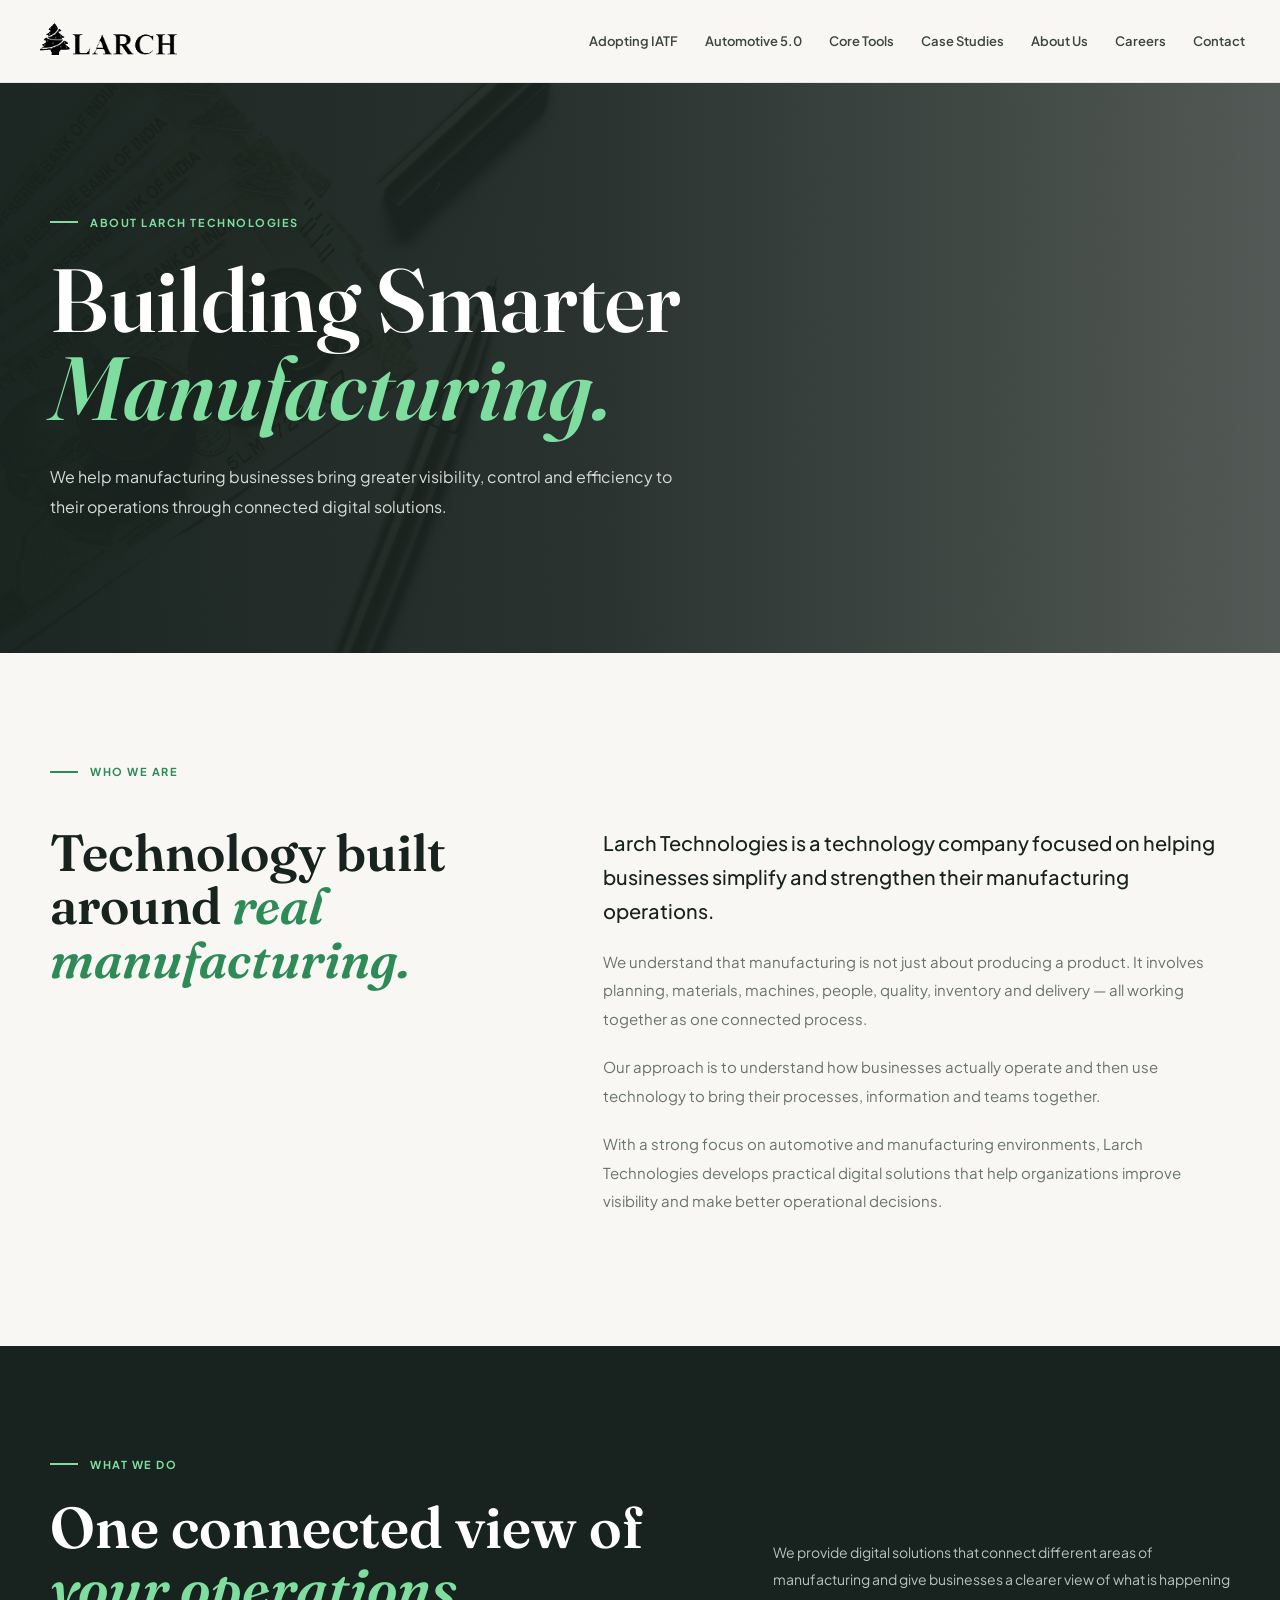
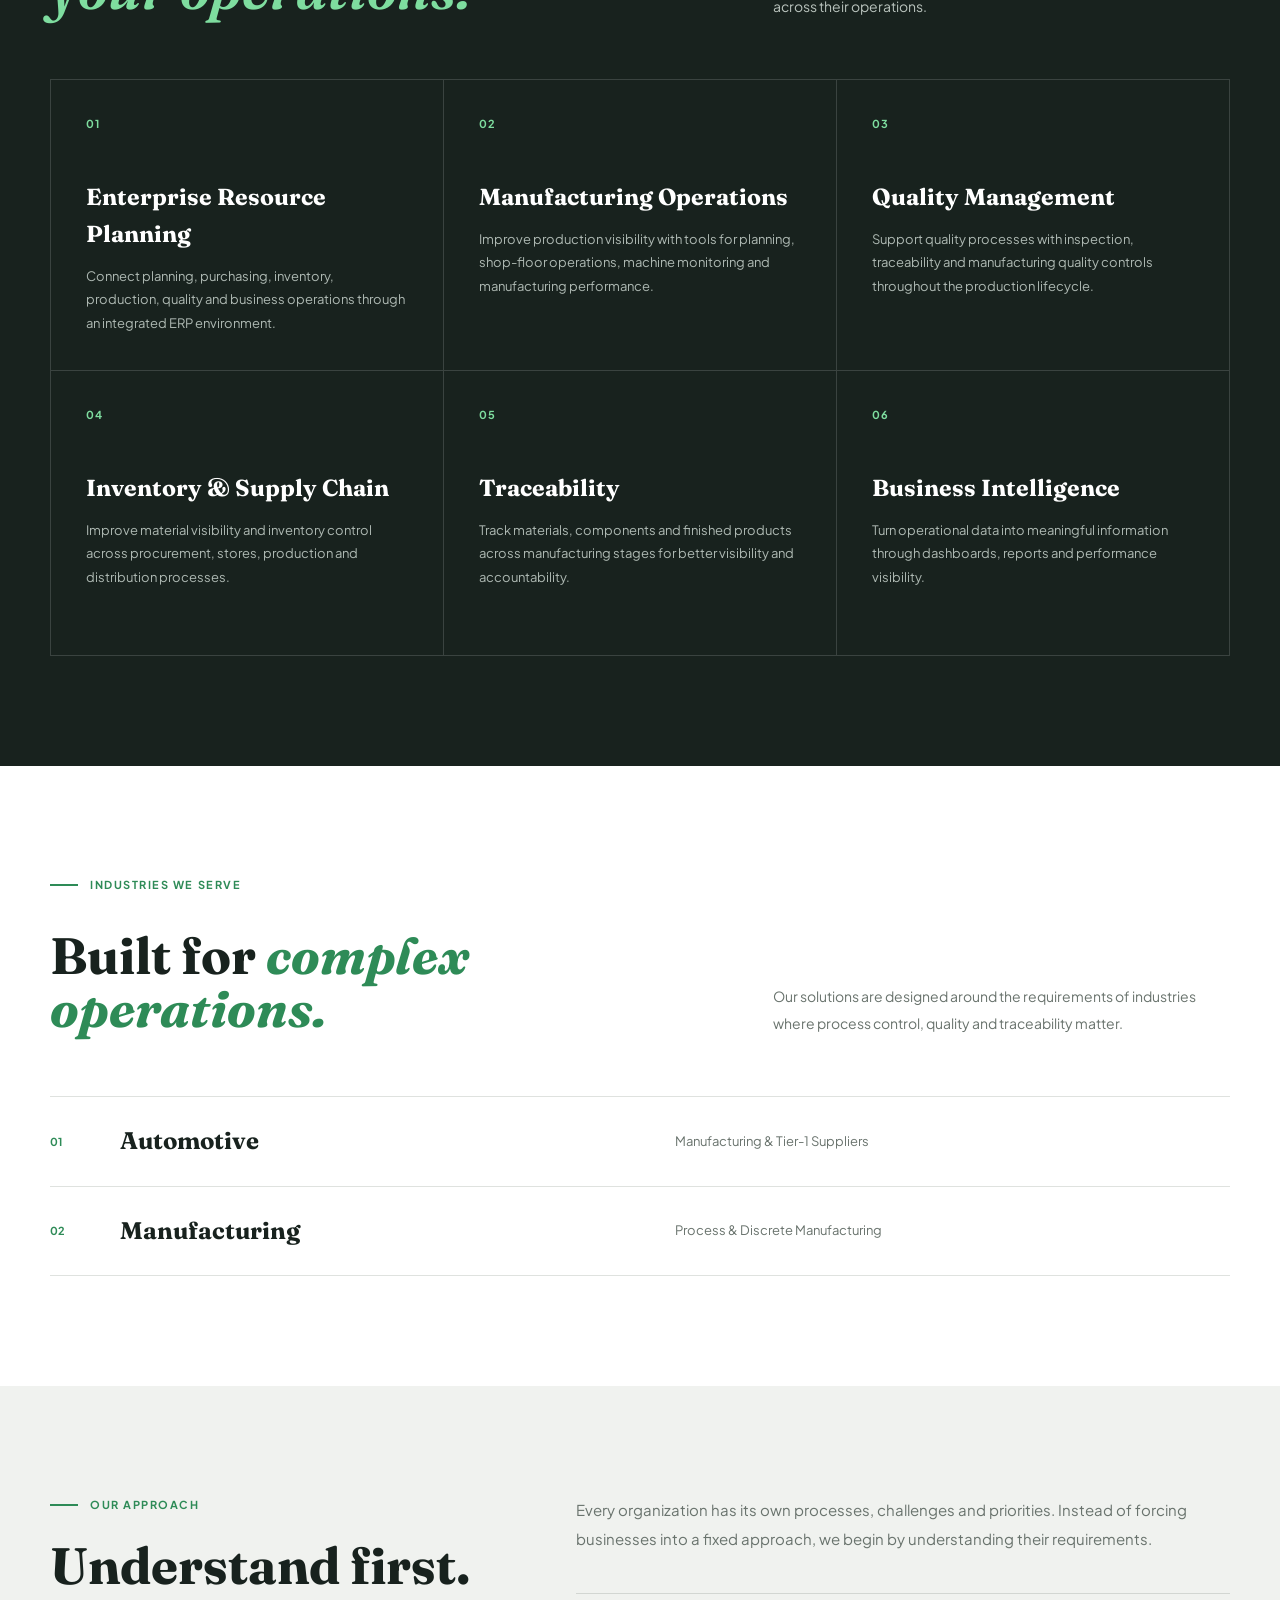
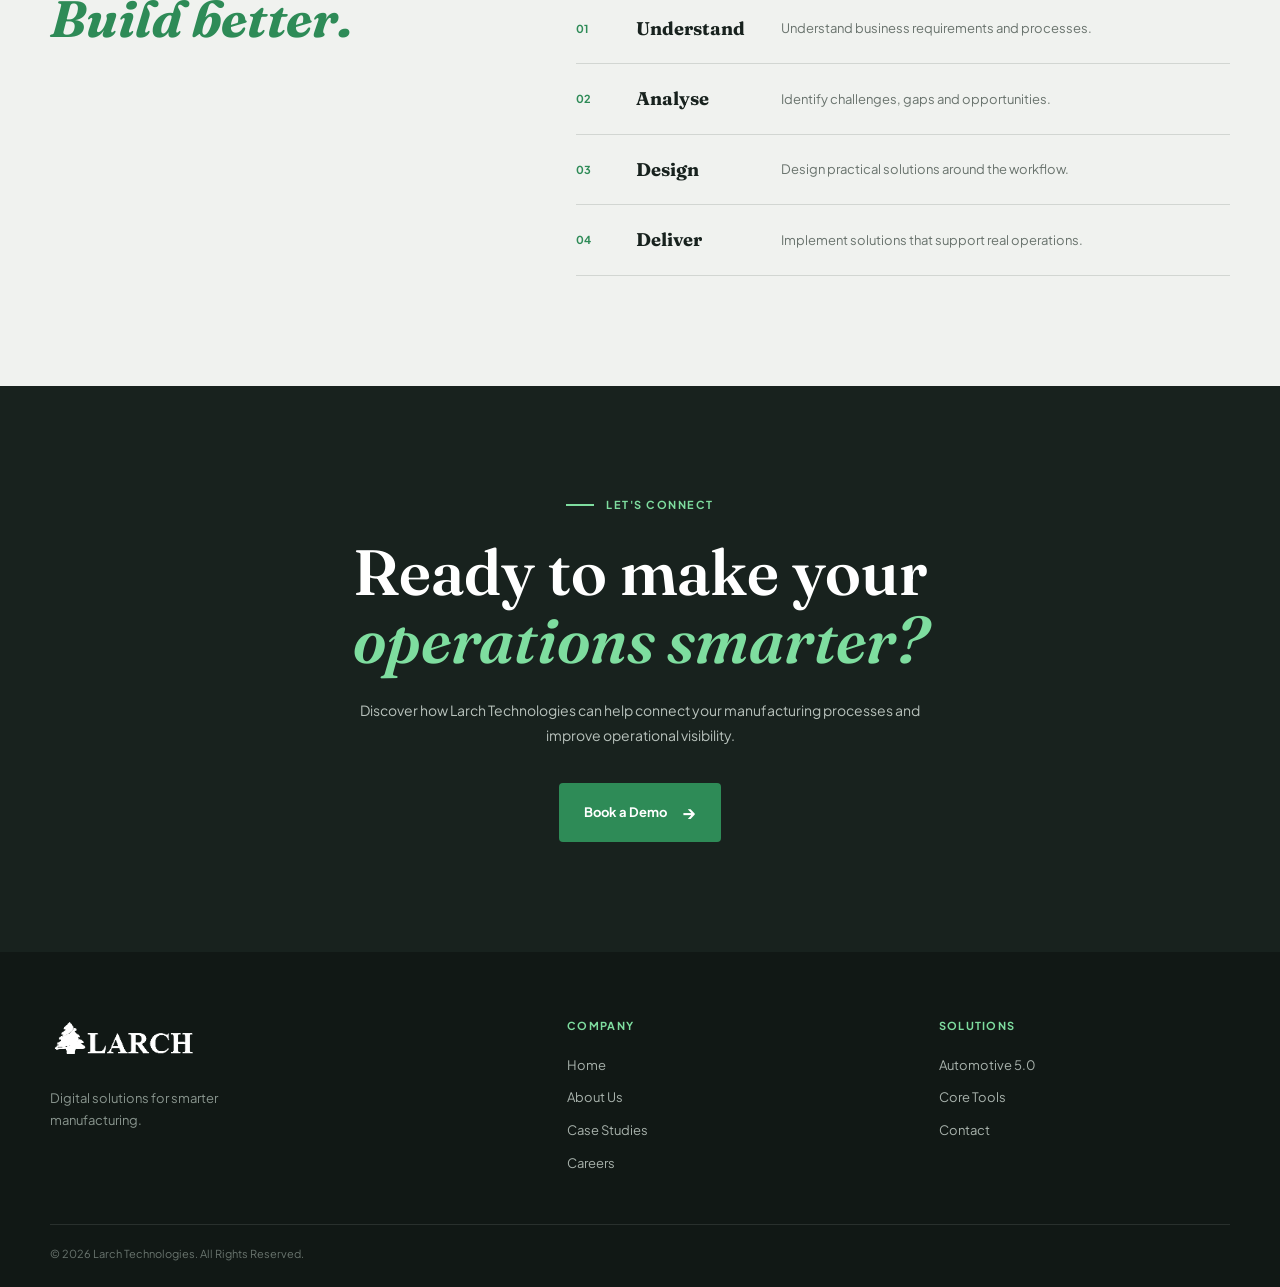
<file: about us.html>
<!DOCTYPE html>
<html lang="en">
<head>
    <meta charset="UTF-8">
    <meta name="viewport" content="width=device-width, initial-scale=1.0">

    <title>About Us | Larch Technologies</title>

    <!-- Google Fonts -->
    <link rel="preconnect" href="https://fonts.googleapis.com">
    <link rel="preconnect" href="https://fonts.gstatic.com" crossorigin>

    <link href="https://fonts.googleapis.com/css2?family=Fraunces:opsz,wght@9..144,500;9..144,600;9..144,700&family=Plus+Jakarta+Sans:wght@400;500;600;700&display=swap" rel="stylesheet">

    <!-- About CSS -->
    <link rel="stylesheet" href="aboutus.css">
</head>

<body>

<!-- =====================================================
     HEADER
===================================================== -->

<header class="site-header">

    <div class="nav-container">

        <a href="index.html" class="logo">
            <img src="images/LarchLogo.png" alt="Larch Technologies">
        </a>

        <nav class="main-nav">
            <a href="index.html#features">
                Adopting IATF
            </a>

            <a href="index.html#cases">
                Automotive 5.0
            </a>

            <a href="index.html#features">
                Core Tools
            </a>

            <a href="index.html#cases">
                Case Studies
            </a>

            <a href="about us.html">
                About Us
            </a>

            <a href="index.html#careers">
                Careers
            </a>
            <a href="index.html#contact">
                Contact
            </a>

        </nav>

        <!--<a href="index.html#contact" class="nav-btn">
            Book a Demo
        </a>-->

    </div>

</header>


<!-- =====================================================
     ABOUT HERO
===================================================== -->

<section class="about-hero">

    <div class="about-hero-content">

        <div class="eyebrow">
            ABOUT LARCH TECHNOLOGIES
        </div>

        <h1>
            Building Smarter
            <span>Manufacturing.</span>
        </h1>

        <p>
            We help manufacturing businesses bring greater visibility,
            control and efficiency to their operations through connected
            digital solutions.
        </p>

    </div>

</section>


<!-- =====================================================
     WHO WE ARE
===================================================== -->

<section class="who-section">

    <div class="section-container">

        <div class="section-label">
            WHO WE ARE
        </div>

        <div class="who-grid">

            <div class="who-heading">

                <h2>
                    Technology built around
                    <em>real manufacturing.</em>
                </h2>

            </div>

            <div class="who-content">

                <p class="large-text">
                    Larch Technologies is a technology company focused on
                    helping businesses simplify and strengthen their
                    manufacturing operations.
                </p>

                <p>
                    We understand that manufacturing is not just about
                    producing a product. It involves planning, materials,
                    machines, people, quality, inventory and delivery —
                    all working together as one connected process.
                </p>

                <p>
                    Our approach is to understand how businesses actually
                    operate and then use technology to bring their
                    processes, information and teams together.
                </p>

                <p>
                    With a strong focus on automotive and manufacturing
                    environments, Larch Technologies develops practical
                    digital solutions that help organizations improve
                    visibility and make better operational decisions.
                </p>

            </div>

        </div>

    </div>

</section>


<!-- =====================================================
     WHAT WE DO
===================================================== -->

<section class="what-section">

    <div class="section-container">

        <div class="what-top">

            <div>

                <div class="section-label light">
                    WHAT WE DO
                </div>

                <h2>
                    One connected view of
                    <em>your operations.</em>
                </h2>

            </div>

            <p>
                We provide digital solutions that connect different
                areas of manufacturing and give businesses a clearer
                view of what is happening across their operations.
            </p>

        </div>


        <div class="capability-grid">

            <!-- CARD 01 -->
            <div class="capability-card">

                <div class="card-number">
                    01
                </div>

                <h3>
                    Enterprise Resource Planning
                </h3>

                <p>
                    Connect planning, purchasing, inventory, production,
                    quality and business operations through an integrated
                    ERP environment.
                </p>

            </div>


            <!-- CARD 02 -->
            <div class="capability-card">

                <div class="card-number">
                    02
                </div>

                <h3>
                    Manufacturing Operations
                </h3>

                <p>
                    Improve production visibility with tools for planning,
                    shop-floor operations, machine monitoring and
                    manufacturing performance.
                </p>

            </div>


            <!-- CARD 03 -->
            <div class="capability-card">

                <div class="card-number">
                    03
                </div>

                <h3>
                    Quality Management
                </h3>

                <p>
                    Support quality processes with inspection,
                    traceability and manufacturing quality controls
                    throughout the production lifecycle.
                </p>

            </div>


            <!-- CARD 04 -->
            <div class="capability-card">

                <div class="card-number">
                    04
                </div>

                <h3>
                    Inventory & Supply Chain
                </h3>

                <p>
                    Improve material visibility and inventory control
                    across procurement, stores, production and
                    distribution processes.
                </p>

            </div>


            <!-- CARD 05 -->
            <div class="capability-card">

                <div class="card-number">
                    05
                </div>

                <h3>
                    Traceability
                </h3>

                <p>
                    Track materials, components and finished products
                    across manufacturing stages for better visibility
                    and accountability.
                </p>

            </div>


            <!-- CARD 06 -->
            <div class="capability-card">

                <div class="card-number">
                    06
                </div>

                <h3>
                    Business Intelligence
                </h3>

                <p>
                    Turn operational data into meaningful information
                    through dashboards, reports and performance
                    visibility.
                </p>

            </div>

        </div>

    </div>

</section>


<!-- =====================================================
     INDUSTRIES
===================================================== -->

<section class="industries-section">

    <div class="section-container">

        <div class="section-label">
            INDUSTRIES WE SERVE
        </div>

        <div class="industries-header">

            <h2>
                Built for
                <em>complex operations.</em>
            </h2>

            <p>
                Our solutions are designed around the requirements of
                industries where process control, quality and
                traceability matter.
            </p>

        </div>


        <div class="industry-list">

            <div class="industry-item">
                <span>01</span>
                <h3>Automotive</h3>
                <p>Manufacturing &amp; Tier-1 Suppliers</p>
            </div>

            <div class="industry-item">
                <span>02</span>
                <h3>Manufacturing</h3>
                <p>Process &amp; Discrete Manufacturing</p>
            </div>

            <!--<div class="industry-item">
                <span>03</span>
                <h3>Logistics</h3>
                <p>Supply Chain &amp; Distribution</p>
            </div>

            <div class="industry-item">
                <span>04</span>
                <h3>Retail</h3>
                <p>Inventory &amp; Operations</p>
            </div>-->

        </div>

    </div>

</section>


<!-- =====================================================
     OUR APPROACH
===================================================== -->

<section class="approach-section">

    <div class="section-container">

        <div class="approach-grid">

            <div>

                <div class="section-label">
                    OUR APPROACH
                </div>

                <h2>
                    Understand first.
                    <em>Build better.</em>
                </h2>

            </div>

            <div class="approach-content">

                <p>
                    Every organization has its own processes,
                    challenges and priorities. Instead of forcing
                    businesses into a fixed approach, we begin by
                    understanding their requirements.
                </p>

                <div class="approach-steps">

                    <div class="approach-step">
                        <span>01</span>
                        <strong>Understand</strong>
                        <p>Understand business requirements and processes.</p>
                    </div>

                    <div class="approach-step">
                        <span>02</span>
                        <strong>Analyse</strong>
                        <p>Identify challenges, gaps and opportunities.</p>
                    </div>

                    <div class="approach-step">
                        <span>03</span>
                        <strong>Design</strong>
                        <p>Design practical solutions around the workflow.</p>
                    </div>

                    <div class="approach-step">
                        <span>04</span>
                        <strong>Deliver</strong>
                        <p>Implement solutions that support real operations.</p>
                    </div>

                </div>

            </div>

        </div>

    </div>

</section>


<!-- =====================================================
     CTA
===================================================== -->

<section class="about-cta">

    <div class="cta-container">

        <div class="section-label light">
            LET'S CONNECT
        </div>

        <h2>
            Ready to make your
            <em>operations smarter?</em>
        </h2>

        <p>
            Discover how Larch Technologies can help connect your
            manufacturing processes and improve operational visibility.
        </p>

        <a href="index.html#contact" class="cta-btn">
            Book a Demo <span>&#8594;</span>
        </a>

    </div>

</section>


<!-- =====================================================
     FOOTER
===================================================== -->

<footer class="site-footer">

    <div class="footer-container">

        <div class="footer-brand">

            <img src="images/LarchLogo.png" alt="Larch Technologies">

            <p>
                Digital solutions for smarter manufacturing.
            </p>

        </div>


        <div class="footer-links">

            <h4>Company</h4>

            <a href="index.html">Home</a>
            <a href="about.html">About Us</a>
            <a href="index.html#cases">Case Studies</a>
            <a href="index.html#careers">Careers</a>

        </div>


        <div class="footer-links">

            <h4>Solutions</h4>

            <a href="index.html#automotive">Automotive 5.0</a>
            <a href="index.html#core-tools">Core Tools</a>
            <a href="index.html#contact">Contact</a>

        </div>

    </div>


    <div class="footer-bottom">

        <p>
            © 2026 Larch Technologies. All Rights Reserved.
        </p>

    </div>

</footer>


</body>
</html>
</file>
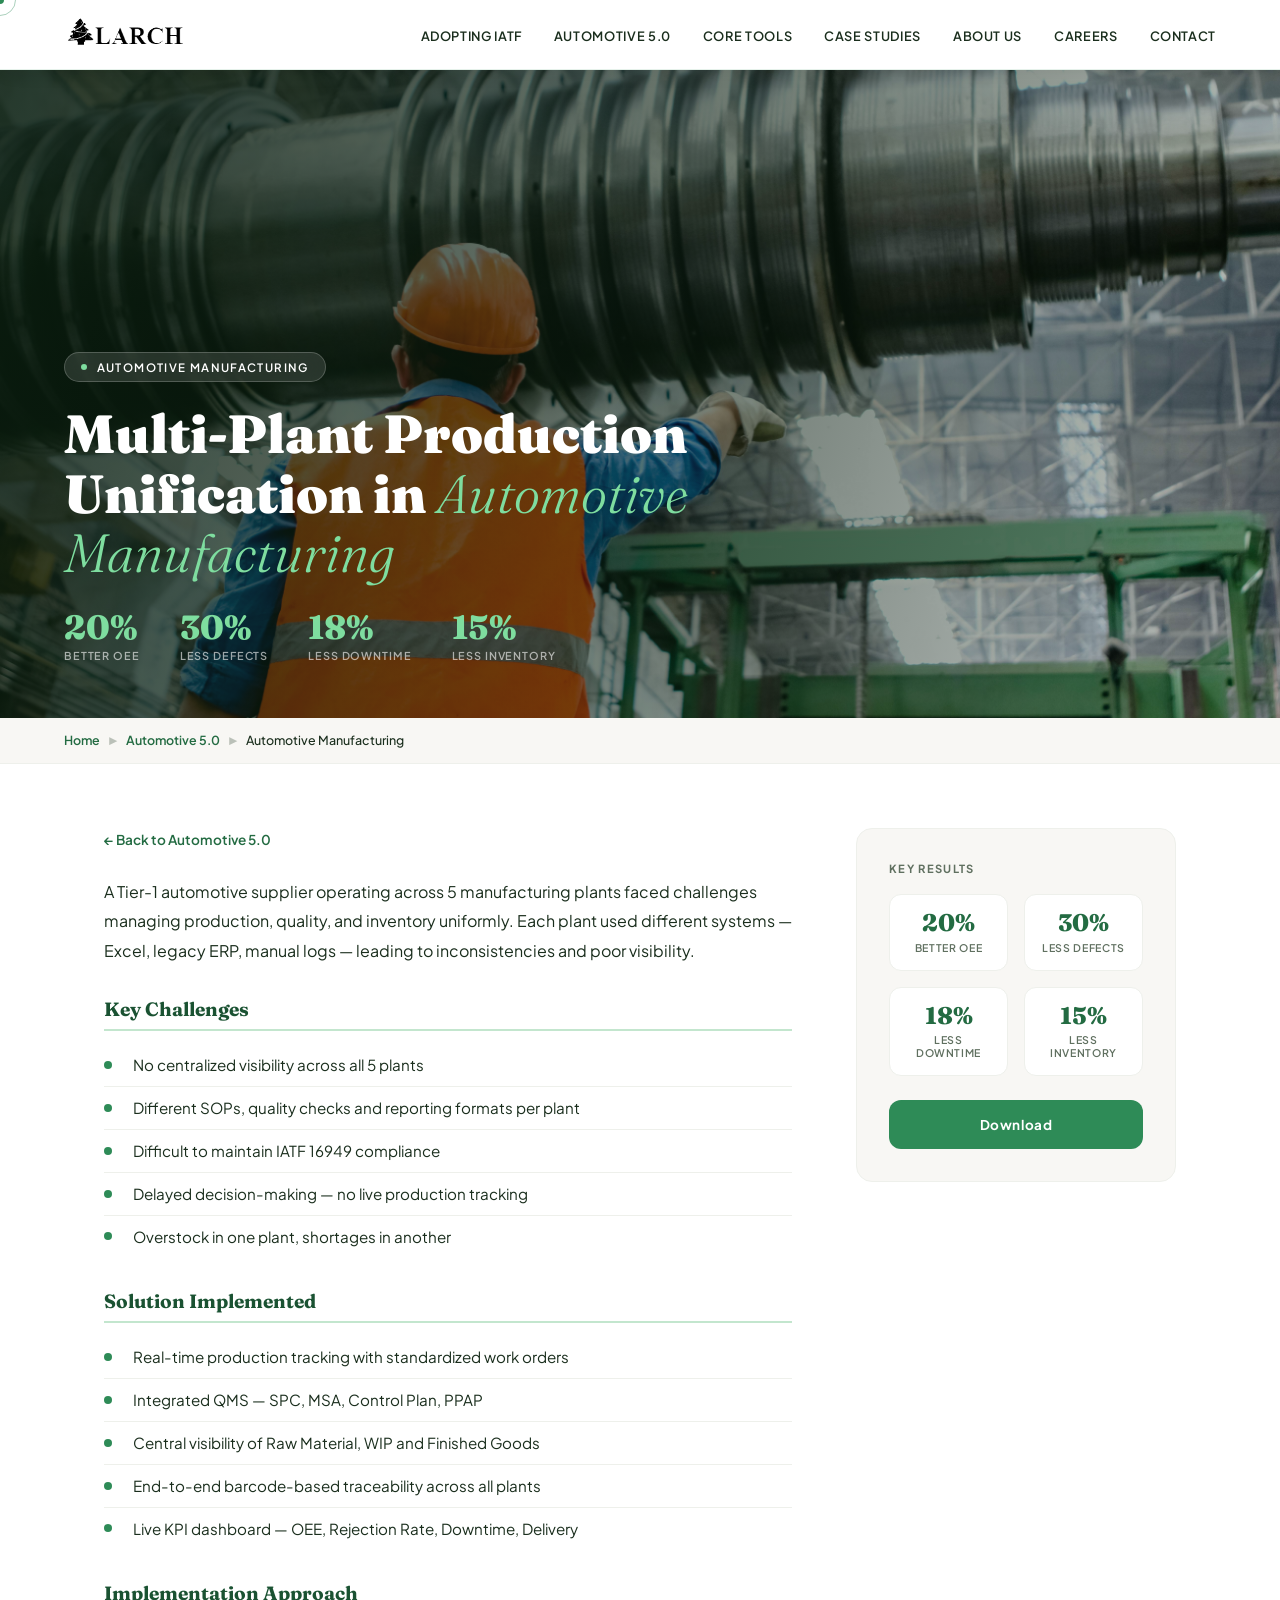
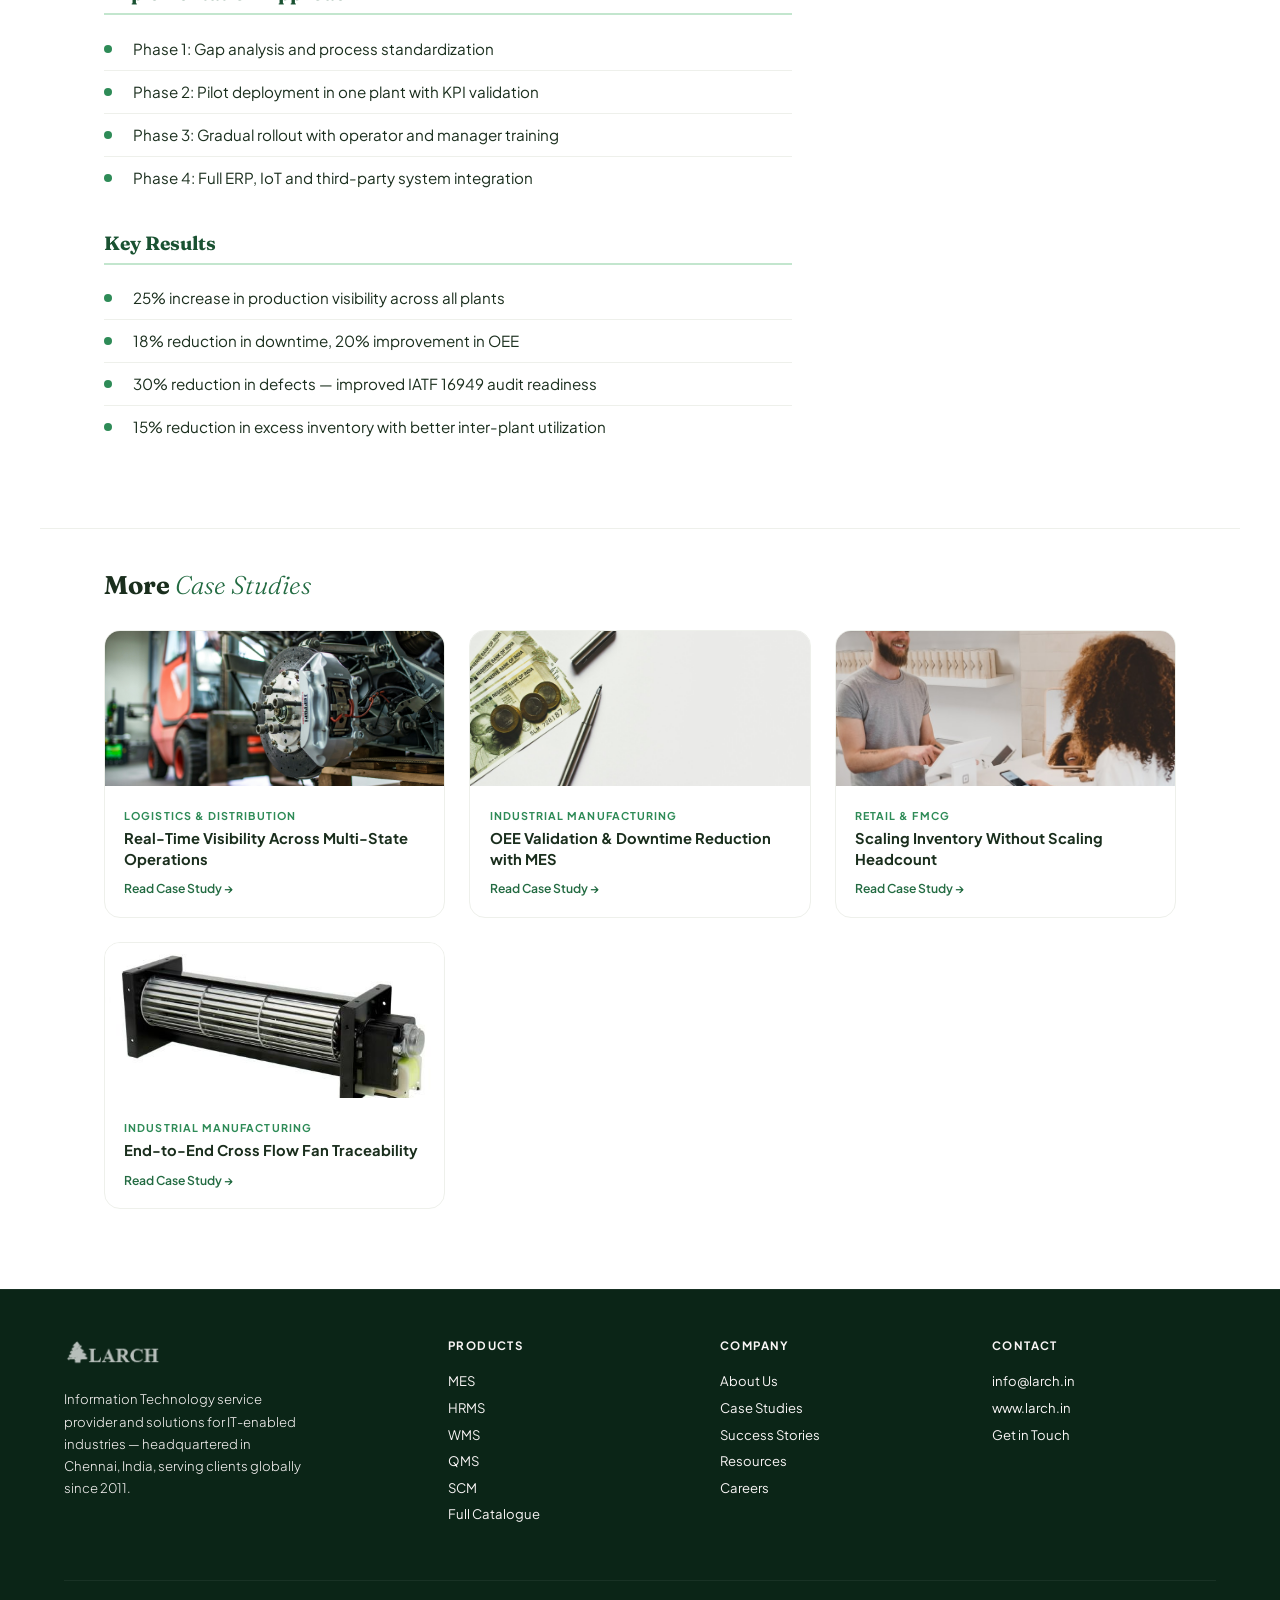
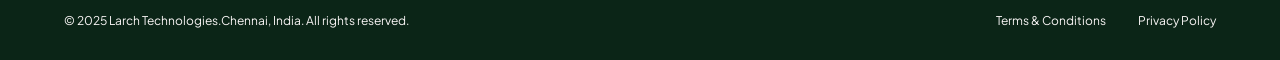
<file: case.html>
<!DOCTYPE html>
<html lang="en">
<head>
<meta charset="UTF-8">
<meta name="viewport" content="width=device-width, initial-scale=1.0">
<title>Case Study – Larch Technologies</title>
<link rel="stylesheet" href="style.css">
</head>
<body>

<div class="cur" id="cur"></div>
<div class="cur-r" id="cur-r"></div>

<!-- ── NAV (always solid on this page) ── -->
<nav id="nav" class="solid cs-nav-solid">
  <div class="nav-logo">
    <a href="index.html">
        <img src="images/LarchLogo.png" alt="Larch Technologies">
    </a>
</div>
  <ul class="nav-links">
    <li><a href="index.html#features">Adopting IATF</a></li>
    <li><a href="index.html#cases">Automotive 5.0</a></li>
    <li><a href="index.html#features">Core Tools</a></li>
    <li><a href="index.html#cases">Case Studies</a></li>
    <li><a href="index.html#about">About Us</a></li>
    <li><a href="index.html#careers">Careers</a></li>
    <li><a href="index.html#contact">Contact</a></li>
</ul>
</nav>

<!-- ── BANNER ── -->
<div class="cs-banner">
  <img class="cs-banner-img" id="csBannerImg" src="" alt="">
  <div class="cs-banner-content">
    <div class="cs-banner-eyebrow"><span class="cs-dot"></span><span id="csBannerInd"></span></div>
    <h1 class="cs-banner-title" id="csBannerTitle"></h1>
    <div class="cs-banner-metrics" id="csBannerMetrics"></div>
  </div>
</div>

<!-- ── BREADCRUMB ── -->
<div class="cs-breadcrumb">
  <a href="index.html">Home</a>
  <span class="sep">&#9654;</span>
  <a href="index.html#cases">Automotive 5.0</a>
  <span class="sep">&#9654;</span>
  <span id="csBreadInd" style="color:var(--text)"></span>
</div>

<!-- ── MAIN LAYOUT ── -->
<div class="cs-layout">

  <!-- Left: Article -->
  <div>
    <a class="cs-back-btn" href="index.html#cases">&#8592; Back to Automotive 5.0</a>
    <div class="cs-content" id="csContent"></div>
  </div>

  <!-- Right: Sidebar -->
  <div>
    <div class="cs-sidebar-card">
      <h3>Key Results</h3>
      <div class="cs-metric-grid" id="csSideMetrics"></div>
      <!-- PDF Download Button with PDF file icon -->
      <a class="cs-pdf-btn" id="csPdfBtn" href="#" download>
        Download 
      </a>
    </div>
  </div>

</div>

<!-- ── OTHER CASE STUDIES ── -->
<div class="cs-other-sec">
  <h3>More <em>Case Studies</em></h3>
  <div class="cs-other-grid" id="csOtherGrid"></div>
</div>

<!-- ── FOOTER ── -->
<footer>
  <div class="foot-top">
    <div class="foot-brand">
      <img src="images/LarchLogo.png" alt="Larch Technologies">
      <p>Information Technology service provider and solutions for IT-enabled industries — headquartered in Chennai, India, serving clients globally since 2011.</p>
    </div>
    <div class="foot-col">
      <h4>Products</h4>
      <a href="index.html#mes">MES</a>
      <a href="index.html#hrms">HRMS</a>
      <a href="index.html#wms">WMS</a>
      <a href="index.html#qms">QMS</a>
      <a href="index.html#scm">SCM</a>
      <a href="index.html#catalogue">Full Catalogue</a>
    </div>
    <div class="foot-col">
      <h4>Company</h4>
      <a href="index.html#about">About Us</a>
      <a href="index.html#cases">Case Studies</a>
      <a href="index.html#stories">Success Stories</a>
      <a href="index.html#resources">Resources</a>
      <a href="index.html#careers">Careers</a>
    </div>
    <div class="foot-col">
      <h4>Contact</h4>
      <a href="mailto:info@larch.in">info@larch.in</a>
      <a href="https://larch.in" target="_blank">www.larch.in</a>
      <a href="index.html#contact">Get in Touch</a>
    </div>
  </div>
  <div class="foot-bottom">
    <div class="foot-copy">&copy; 2025 Larch Technologies.Chennai, India. All rights reserved.</div>
    <div class="foot-legal">
      <a href="terms&con.html" target="_blank">Terms &amp; Conditions</a>
      <a href="privacy.html" target="_blank">Privacy Policy</a>
    </div>
  </div>
</footer>

<script>
// ── CURSOR ──
const cur=document.getElementById('cur'),cr=document.getElementById('cur-r');
let mx=0,my=0,rx=0,ry=0;
document.addEventListener('mousemove',e=>{mx=e.clientX;my=e.clientY;cur.style.left=mx+'px';cur.style.top=my+'px';});
(function loop(){rx+=(mx-rx)*.1;ry+=(my-ry)*.1;cr.style.left=rx+'px';cr.style.top=ry+'px';requestAnimationFrame(loop)})();
document.querySelectorAll('a,.cs-other-card').forEach(el=>{
  el.addEventListener('mouseenter',()=>{cur.style.transform='translate(-50%,-50%) scale(2.5)';cr.style.transform='translate(-50%,-50%) scale(1.5)'});
  el.addEventListener('mouseleave',()=>{cur.style.transform='translate(-50%,-50%) scale(1)';cr.style.transform='translate(-50%,-50%) scale(1)'});
});

// ── CASE DATA ──
const caseData=[
  {
    img:"images/pexels-kateryna-babaieva-1423213-2760241.jpg",
    industry:"Automotive Manufacturing",
    title:"Multi-Plant Production Unification in <em>Automotive Manufacturing</em>",
    metrics:[{v:"20%",l:"Better OEE"},{v:"30%",l:"Less Defects"},{v:"18%",l:"Less Downtime"},{v:"15%",l:"Less Inventory"}],
    content:`
      <p>A Tier-1 automotive supplier operating across 5 manufacturing plants faced challenges managing production, quality, and inventory uniformly. Each plant used different systems — Excel, legacy ERP, manual logs — leading to inconsistencies and poor visibility.</p>
      <h4>Key Challenges</h4>
      <ul>
        <li>No centralized visibility across all 5 plants</li>
        <li>Different SOPs, quality checks and reporting formats per plant</li>
        <li>Difficult to maintain IATF 16949 compliance</li>
        <li>Delayed decision-making — no live production tracking</li>
        <li>Overstock in one plant, shortages in another</li>
      </ul>
      <h4>Solution Implemented</h4>
      <ul>
        <li>Real-time production tracking with standardized work orders</li>
        <li>Integrated QMS — SPC, MSA, Control Plan, PPAP</li>
        <li>Central visibility of Raw Material, WIP and Finished Goods</li>
        <li>End-to-end barcode-based traceability across all plants</li>
        <li>Live KPI dashboard — OEE, Rejection Rate, Downtime, Delivery</li>
      </ul>
      <h4>Implementation Approach</h4>
      <ul>
        <li>Phase 1: Gap analysis and process standardization</li>
        <li>Phase 2: Pilot deployment in one plant with KPI validation</li>
        <li>Phase 3: Gradual rollout with operator and manager training</li>
        <li>Phase 4: Full ERP, IoT and third-party system integration</li>
      </ul>
      <h4>Key Results</h4>
      <ul>
        <li>25% increase in production visibility across all plants</li>
        <li>18% reduction in downtime, 20% improvement in OEE</li>
        <li>30% reduction in defects — improved IATF 16949 audit readiness</li>
        <li>15% reduction in excess inventory with better inter-plant utilization</li>
      </ul>`,
    pdf:"case docs/Multi-Plant_Production_Unification.pdf"
  },
  {
    img:"images/pexels-lex-ger-2021617-4294075.jpg",
    industry:"Logistics & Distribution",
    title:"Real-Time Visibility Across <em>Multi-State Operations</em>",
    metrics:[{v:"60%",l:"Less Manual Work"},{v:"4",l:"States Unified"},{v:"100%",l:"GST Automated"},{v:"40%",l:"Faster Procurement"}],
    content:`
      <p>A logistics and distribution company operating across 4 states needed a centralized system to manage procurement, inventory, and finance while staying GST compliant across state borders.</p>
      <h4>Key Challenges</h4>
      <ul>
        <li>Operations spread across 4 states with no central visibility</li>
        <li>Manual GST filing causing compliance issues and delays</li>
        <li>Separate disconnected systems for Sales, Purchase and Finance</li>
        <li>High manual effort for daily reporting and reconciliation</li>
      </ul>
      <h4>Solution Implemented</h4>
      <ul>
        <li>Integrated Sales, Purchase, Inventory and Finance modules</li>
        <li>Automated GST calculation and filing across all states</li>
        <li>Centralized procurement and vendor management</li>
        <li>Real-time dashboards for management visibility</li>
      </ul>
      <h4>Key Results</h4>
      <ul>
        <li>60% reduction in manual data entry and reporting work</li>
        <li>All 4 state operations unified on a single platform</li>
        <li>100% GST compliance automated — zero manual filing</li>
        <li>Procurement cycle time reduced by 40%</li>
      </ul>`,
    pdf:"case docs/CaseStudy_RealTimeVisibility.pdf"
  },
  {
    img:"images/photo-1565514158740-064f34bd6cfd.jpg",
    industry:"Industrial Manufacturing",
    title:"OEE Validation & <em>Downtime Reduction with MES</em>",
    metrics:[{v:"29%",l:"Fewer Breakdowns"},{v:"OEE",l:"Live Validated"},{v:"100%",l:"Traceability"},{v:"22%",l:"Less Maint. Cost"}],
    content:`
      <p>A precision parts manufacturer needed to validate their Overall Equipment Efficiency and reduce unexpected machine breakdowns that were causing production delays and customer delivery failures.</p>
      <h4>Key Challenges</h4>
      <ul>
        <li>No real-time OEE tracking or validation</li>
        <li>Frequent unexpected machine breakdowns</li>
        <li>No operator availability monitoring</li>
        <li>Zero traceability from raw material to finished goods</li>
      </ul>
      <h4>Solution Implemented</h4>
      <ul>
        <li>Deployed Larch MES with live OEE dashboard</li>
        <li>Real-time machine status and operator availability tracking</li>
        <li>Predictive maintenance alerts to prevent breakdowns</li>
        <li>End-to-end traceability from RM to Finished Goods</li>
      </ul>
      <h4>Key Results</h4>
      <ul>
        <li>29% reduction in unexpected machine breakdowns</li>
        <li>OEE validated live across all production lines</li>
        <li>100% traceability achieved for all products</li>
        <li>Maintenance costs reduced by 22%</li>
      </ul>`,
    pdf:"case docs/OEE_CaseStudy_Presentation.pdf"
  },
  {
    img:"images/photo-1556742049-0cfed4f6a45d.jpg",
    industry:"Retail & FMCG",
    title:"Scaling Inventory <em>Without Scaling Headcount</em>",
    metrics:[{v:"45%",l:"Less Variance"},{v:"12",l:"Outlets Unified"},{v:"3hr",l:"Saved Daily"},{v:"80%",l:"Less Stockouts"}],
    content:`
      <p>A growing retail chain with 12 outlets was struggling with manual stock counts, frequent stockouts, and inventory discrepancies affecting customer satisfaction and profitability.</p>
      <h4>Key Challenges</h4>
      <ul>
        <li>12 outlets with no unified inventory system</li>
        <li>Weekly manual stock counts taking 2 days each</li>
        <li>Frequent stockouts and overstock situations</li>
        <li>No real-time visibility of stock movement across outlets</li>
      </ul>
      <h4>Solution Implemented</h4>
      <ul>
        <li>Implemented WMS with barcode scanning across all 12 outlets</li>
        <li>Real-time inventory movement tracking</li>
        <li>Automated reorder alerts to prevent stockouts</li>
        <li>Centralized stock visibility dashboard</li>
      </ul>
      <h4>Key Results</h4>
      <ul>
        <li>45% reduction in inventory variance</li>
        <li>All 12 outlets unified on one platform</li>
        <li>3 hours saved daily — stock counts now real-time</li>
        <li>Stockouts reduced by 80% across all outlets</li>
      </ul>`,
    pdf:"case docs/Inventory_CaseStudy_Presentation.pdf"
  },
    {
    img:"images/cross flow fan.jpg",
    industry:"Industrial Manufacturing",
    title:"End-to-End <em>Cross Flow Fan Traceability</em>",
    metrics:[
      {v:"100%",l:"Traceability"},
      {v:"Real-Time",l:"Production Tracking"},
      {v:"100%",l:"Inspection Records"},
      {v:"1",l:"Unified Process"}
    ],
    content:`
      <p>
        Managing complex manufacturing operations required a centralized system to connect production, quality, inventory, and dispatch—enabling better coordination, improved efficiency, and complete product traceability from raw materials to finished goods.
      </p>

      <h4>Key Challenges</h4>
      <ul>
        <li>Difficulty tracking material and components throughout production</li>
        <li>Manual recording of production and inspection activities</li>
        <li>No centralized visibility of work-in-progress status</li>
        <li>Difficulty tracing a finished fan back to its production stages</li>
        <li>Separate records for production, quality and final inspection</li>
      </ul>

      <h4>Solution Implemented</h4>
      <ul>
        <li>Digitalized the complete cross flow fan manufacturing workflow</li>
        <li>Tracked material receipt and movement through each production stage</li>
        <li>Recorded production activities and work-in-progress status</li>
        <li>Integrated inspection and quality checkpoints into the workflow</li>
        <li>Maintained complete product-level traceability</li>
        <li>Provided centralized visibility of production and quality records</li>
      </ul>

      <h4>Manufacturing Traceability Flow</h4>
      <ul>
        <li>Material Receipt → Incoming Inspection</li>
        <li>Component Processing → Assembly</li>
        <li>Annealing → Inspection</li>
        <li>Knock Test → Final Quality Check</li>
        <li>Finished Goods → Dispatch</li>
      </ul>

      <h4>Key Results</h4>
      <ul>
        <li>Complete traceability across the cross flow fan manufacturing process</li>
        <li>Real-time visibility of production progress and work-in-progress</li>
        <li>Centralized inspection and quality records</li>
        <li>Faster identification of production and quality issues</li>
        <li>Improved visibility from incoming material to finished product</li>
      </ul>
    `,
    pdf:"case docs/Cross_Flow_Fan_Traceability.pdf"
  }
];

// ── RENDER PAGE FROM URL PARAM ──
const id = parseInt(new URLSearchParams(window.location.search).get('id')) || 0;
const d  = caseData[id];

document.title = d.industry + ' Case Study – Larch Technologies';

// Banner
document.getElementById('csBannerImg').src = d.img;
document.getElementById('csBannerImg').alt = d.industry;
document.getElementById('csBannerInd').textContent = d.industry;
document.getElementById('csBannerTitle').innerHTML = d.title;
document.getElementById('csBannerMetrics').innerHTML = d.metrics
  .map(x=>`<div class="cs-bmet"><div class="cs-bmet-v">${x.v}</div><div class="cs-bmet-l">${x.l}</div></div>`)
  .join('');

// Breadcrumb
document.getElementById('csBreadInd').textContent = d.industry;

// Article
document.getElementById('csContent').innerHTML = d.content;

// Sidebar metrics
document.getElementById('csSideMetrics').innerHTML = d.metrics
  .map(x=>`<div class="cs-met"><div class="cs-met-v">${x.v}</div><div class="cs-met-l">${x.l}</div></div>`)
  .join('');

// PDF button
const btn = document.getElementById('csPdfBtn');
btn.href = d.pdf;
btn.download = d.pdf.split('/').pop();

// Other cases
document.getElementById('csOtherGrid').innerHTML = caseData
  .filter((_,i)=>i!==id)
  .map(c=>`
    <a class="cs-other-card" href="case.html?id=${caseData.indexOf(c)}">
      <img src="${c.img}" alt="${c.industry}">
      <div class="cs-other-body">
        <div class="cs-other-ind">${c.industry}</div>
        <div class="cs-other-title">${c.title.replace(/<\/?em>/g,'')}</div>
        <div class="cs-other-link">Read Case Study &#8594;</div>
      </div>
    </a>`)
  .join('');
</script>
</body>
</html>
</file>
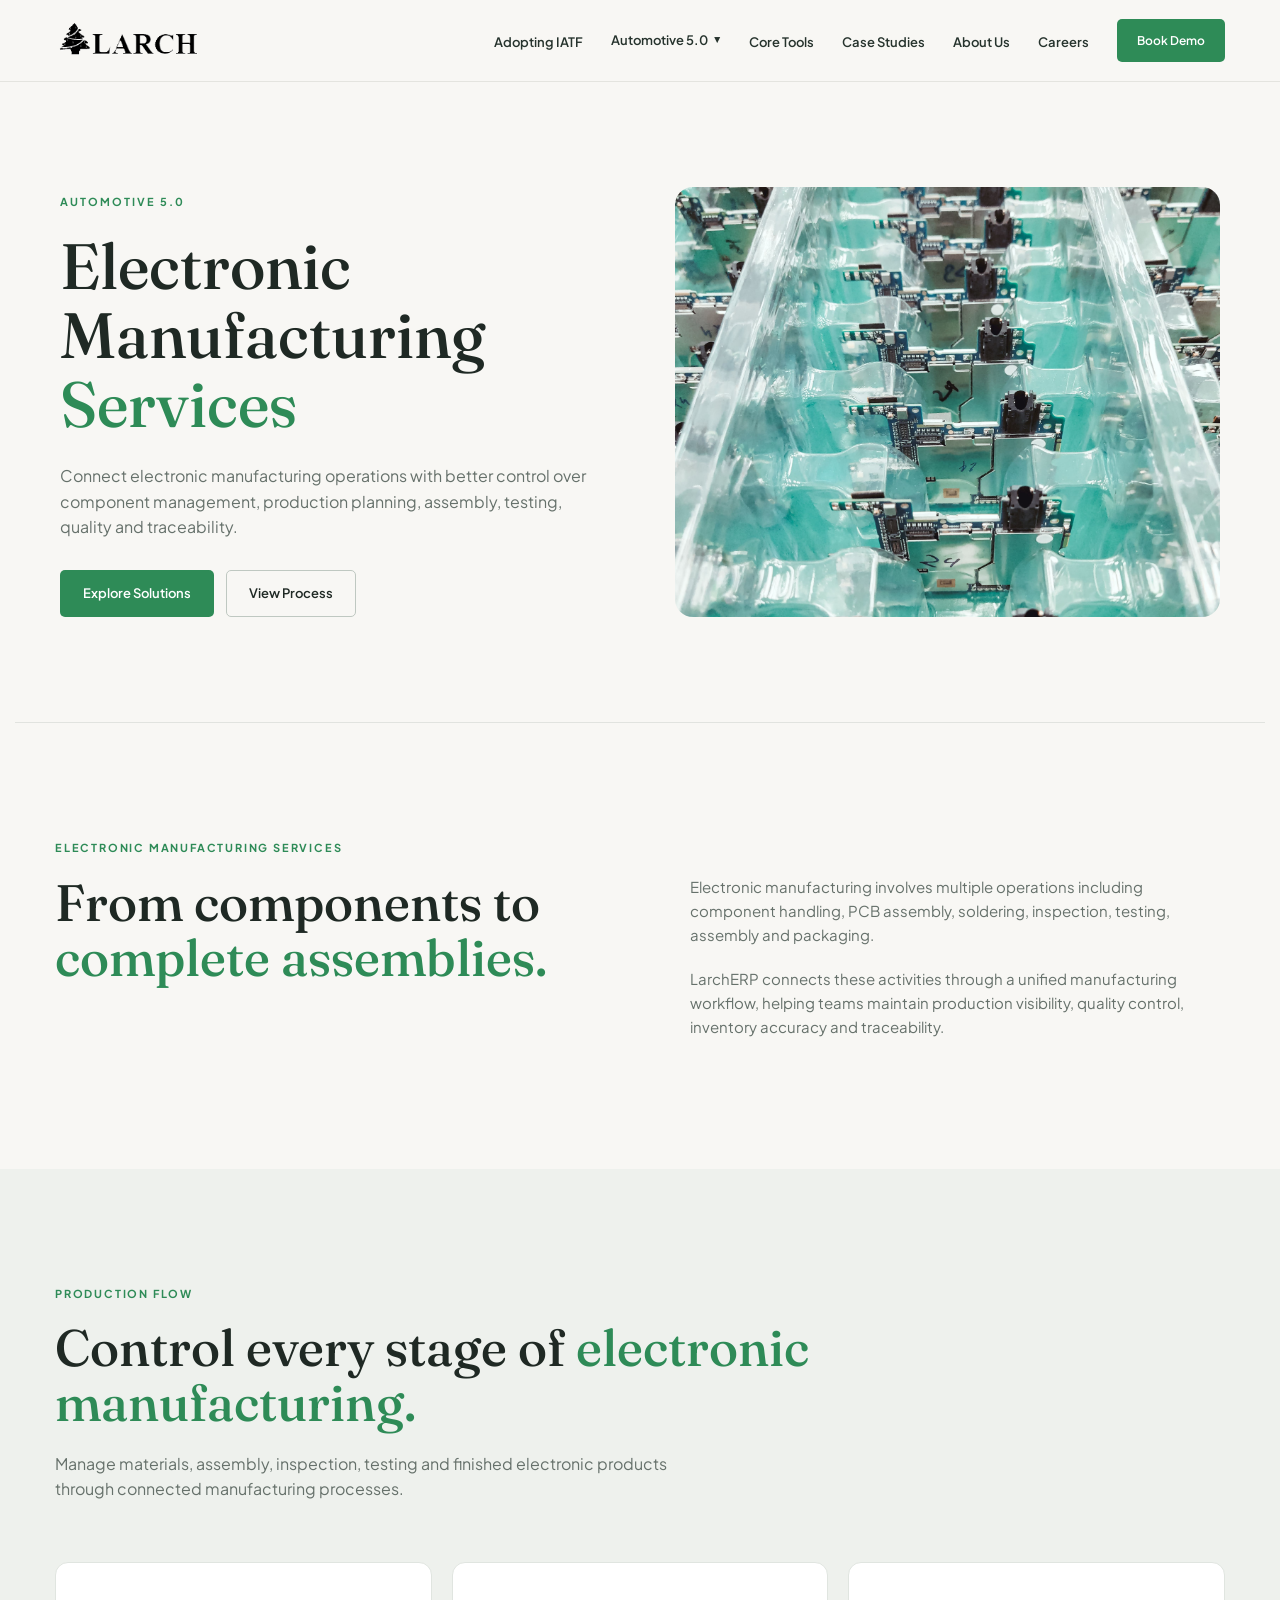
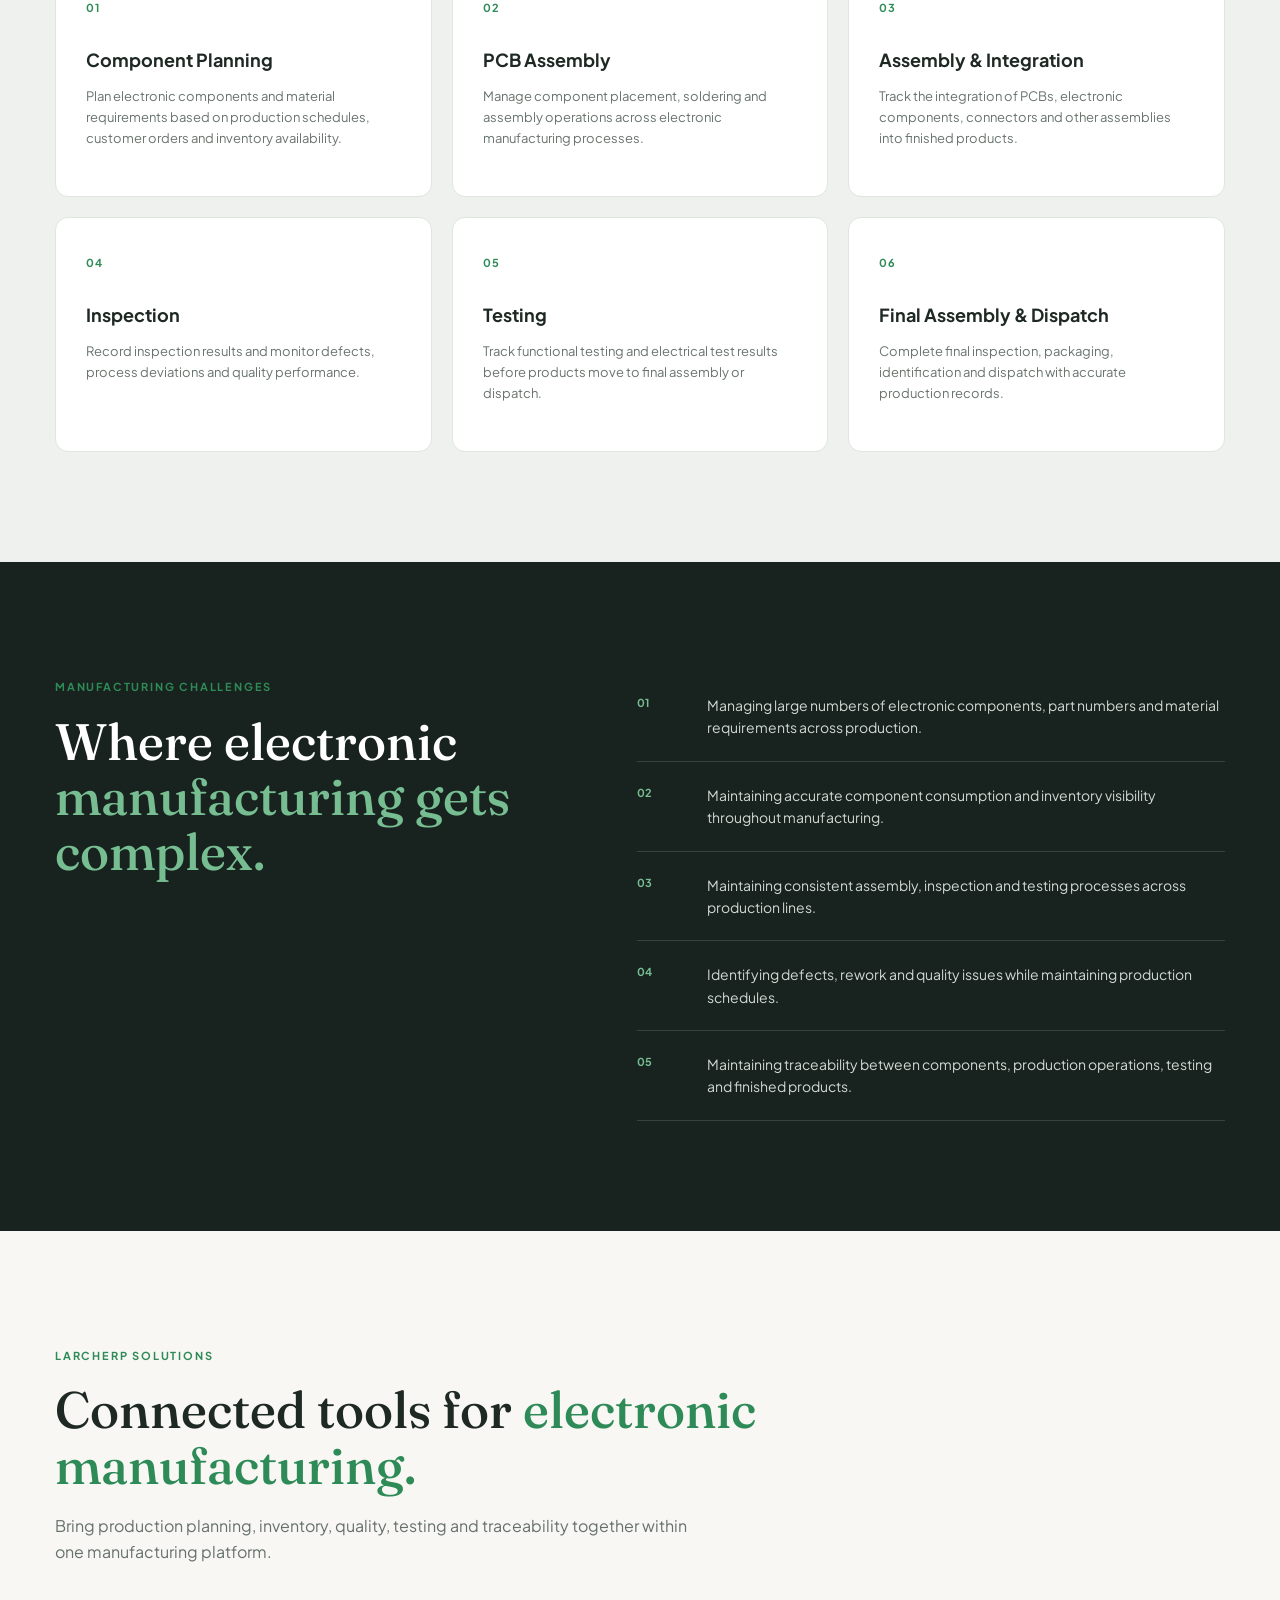
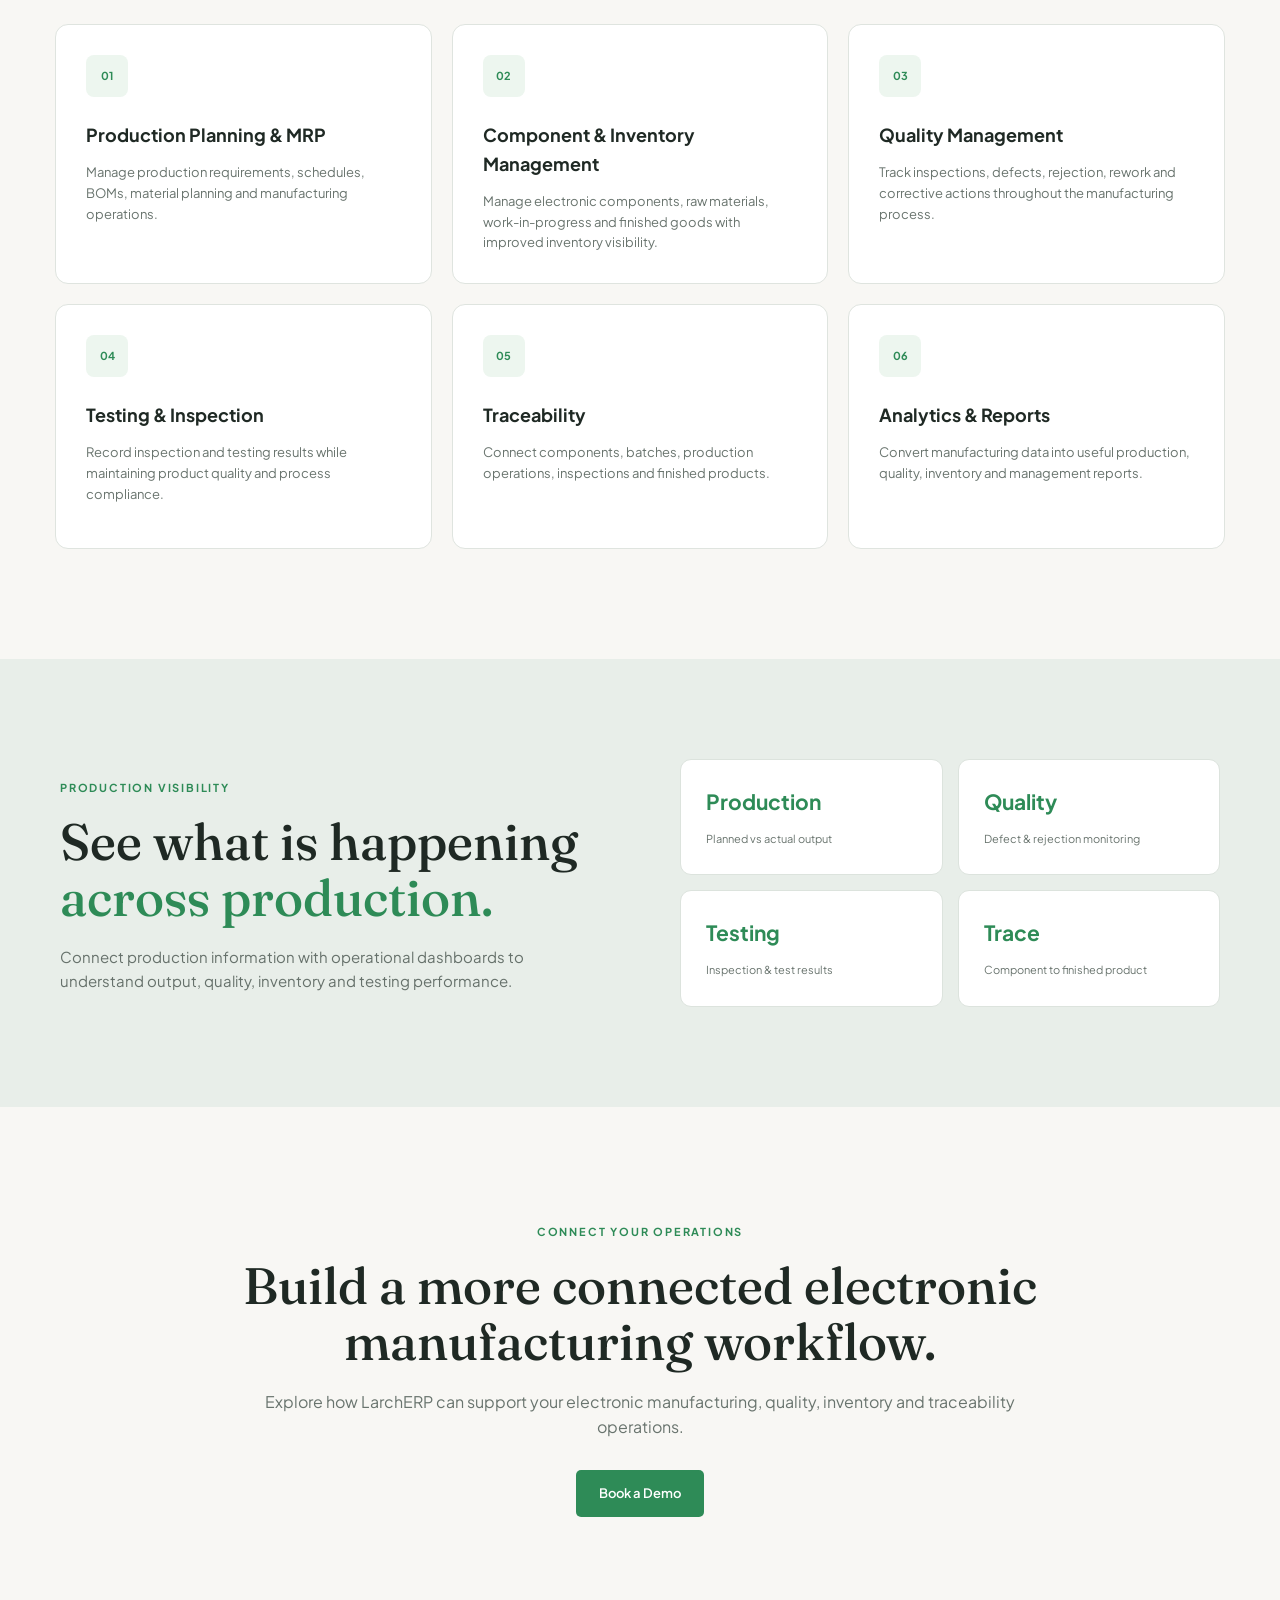
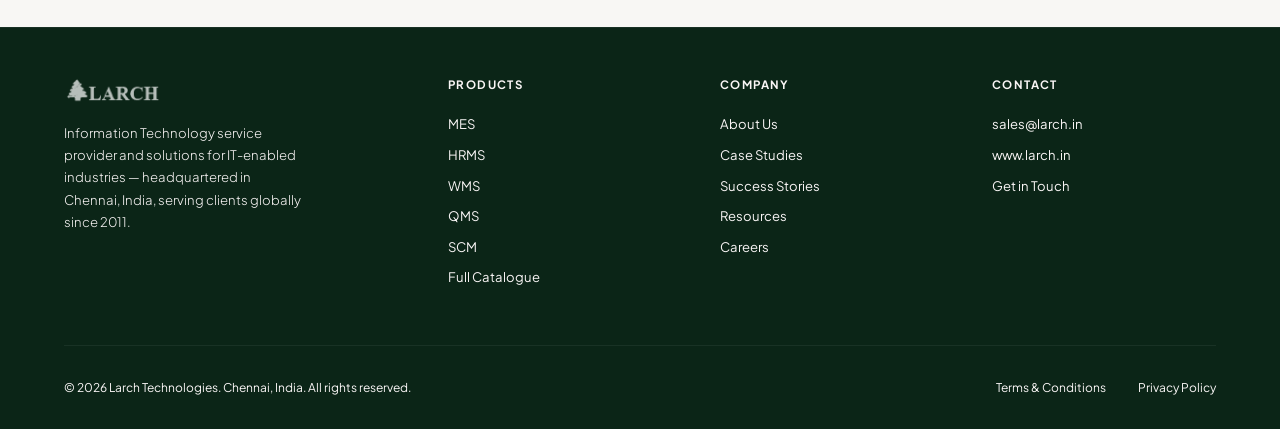
<file: ems.html>
<!DOCTYPE html>
<html lang="en">

<head>

    <meta charset="UTF-8">

    <meta name="viewport" content="width=device-width, initial-scale=1.0">

    <title>Electronic Manufacturing Services (EMS) | Larch Technologies</title>

    <link rel="stylesheet" href="injection molding.css">

    <link rel="preconnect" href="https://fonts.googleapis.com">
    <link rel="preconnect" href="https://fonts.gstatic.com" crossorigin>

    <link href="https://fonts.googleapis.com/css2?family=Fraunces:opsz,wght@9..144,400;9..144,500;9..144,600&family=Plus+Jakarta+Sans:wght@400;500;600;700&display=swap" rel="stylesheet">

</head>

<body>


<!-- =====================================================
     HEADER
===================================================== -->

<nav id="nav">

    <div class="nav-logo">

        <a href="index.html">

            <img src="images/LarchLogo.png"
                 alt="Larch Technologies">

        </a>

    </div>


    <ul class="nav-links">


        <li>

            <a href="index.html#features">
                Adopting IATF
            </a>

        </li>


        <!-- AUTOMOTIVE 5.0 -->

        <li class="nav-dropdown" id="automotiveDropdown">


            <a href="javascript:void(0);"
               class="nav-dropdown-link"
               id="automotiveToggle">

                Automotive 5.0

                <span class="dropdown-arrow">
                    ▼
                </span>

            </a>


            <ul class="dropdown-menu">


                <!-- Injection Molding -->

                <li>

                    <a href="injection molding.html">

                        Injection Molding

                        <span class="insight-data">

                            Manufacturing process used to produce
                            high-volume identical parts...

                            <span class="read-more">
                                Read more
                            </span>

                        </span>

                    </a>

                </li>


                <!-- Wiring Harness -->

                <li>

                    <a href="wiring harness.html">

                        Wiring Harness

                        <span class="insight-data">

                            Manufactures organized assemblies of
                            cables, wires, and connectors that transmit
                            electrical power and signals...

                            <span class="read-more">
                                Read more
                            </span>

                        </span>

                    </a>

                </li>


                <!-- EMS -->

                <li class="ems-item">

                    <a href="ems.html">

                        Electronic Manufacturing Services (EMS)

                        <span class="insight-data">

                            The design, testing, manufacturing, and
                            distribution of electronic components
                            and assemblies...

                            <span class="read-more">
                                Read more
                            </span>

                        </span>

                    </a>

                </li>


                <!-- Mass Production -->

                <li>

                    <a href="mass production assembly.html">

                        Mass Production Assembly

                        <span class="insight-data">

                            Manufactures large quantities of
                            standardized goods in a continuous,
                            fast-moving flow...

                            <span class="read-more">
                                Read more
                            </span>

                        </span>

                    </a>

                </li>


            </ul>

        </li>


        <li>

            <a href="index.html#features">
                Core Tools
            </a>

        </li>


        <li>

            <a href="index.html#cases">
                Case Studies
            </a>

        </li>


        <li>

            <a href="index.html#about">
                About Us
            </a>

        </li>


        <li>

            <a href="index.html#careers">
                Careers
            </a>

        </li>


    </ul>


    <a href="index.html#contact"
       class="nav-demo-btn">

        Book Demo

    </a>


</nav>



<!-- =====================================================
     HERO
===================================================== -->

<section class="hero">


    <div class="hero-content">


        <span class="eyebrow">
            AUTOMOTIVE 5.0
        </span>


        <h1>

            Electronic Manufacturing
            <span>Services</span>

        </h1>


        <p>

            Connect electronic manufacturing operations with
            better control over component management, production
            planning, assembly, testing, quality and traceability.

        </p>


        <div class="hero-buttons">


            <a href="#solutions"
               class="primary-btn">

                Explore Solutions

            </a>


            <a href="#process"
               class="secondary-btn">

                View Process

            </a>


        </div>


    </div>


    <div class="hero-image">

        <img src="images/ems.jpg"
             alt="Electronic Manufacturing Services">

    </div>


</section>



<!-- =====================================================
     INTRODUCTION
===================================================== -->

<section class="intro section">


    <div class="section-label">
        ELECTRONIC MANUFACTURING SERVICES
    </div>


    <div class="intro-grid">


        <div>

            <h2>

                From components to
                <span>complete assemblies.</span>

            </h2>

        </div>


        <div>

            <p>

                Electronic manufacturing involves multiple
                operations including component handling,
                PCB assembly, soldering, inspection, testing,
                assembly and packaging.

            </p>


            <p>

                LarchERP connects these activities through a
                unified manufacturing workflow, helping teams
                maintain production visibility, quality control,
                inventory accuracy and traceability.

            </p>

        </div>


    </div>


</section>



<!-- =====================================================
     PROCESS
===================================================== -->

<section class="process-section section"
         id="process">


    <div class="section-heading">


        <span class="section-label">
            PRODUCTION FLOW
        </span>


        <h2>

            Control every stage of
            <span>electronic manufacturing.</span>

        </h2>


        <p>

            Manage materials, assembly, inspection, testing
            and finished electronic products through connected
            manufacturing processes.

        </p>


    </div>


    <div class="process-grid">


        <div class="process-card">

            <span class="process-number">
                01
            </span>


            <h3>
                Component Planning
            </h3>


            <p>

                Plan electronic components and material
                requirements based on production schedules,
                customer orders and inventory availability.

            </p>

        </div>



        <div class="process-card">

            <span class="process-number">
                02
            </span>


            <h3>
                PCB Assembly
            </h3>


            <p>

                Manage component placement, soldering and
                assembly operations across electronic
                manufacturing processes.

            </p>

        </div>



        <div class="process-card">

            <span class="process-number">
                03
            </span>


            <h3>
                Assembly & Integration
            </h3>


            <p>

                Track the integration of PCBs, electronic
                components, connectors and other assemblies
                into finished products.

            </p>

        </div>



        <div class="process-card">

            <span class="process-number">
                04
            </span>


            <h3>
                Inspection
            </h3>


            <p>

                Record inspection results and monitor defects,
                process deviations and quality performance.

            </p>

        </div>



        <div class="process-card">

            <span class="process-number">
                05
            </span>


            <h3>
                Testing
            </h3>


            <p>

                Track functional testing and electrical
                test results before products move to
                final assembly or dispatch.

            </p>

        </div>



        <div class="process-card">

            <span class="process-number">
                06
            </span>


            <h3>
                Final Assembly & Dispatch
            </h3>


            <p>

                Complete final inspection, packaging,
                identification and dispatch with accurate
                production records.

            </p>

        </div>


    </div>


</section>



<!-- =====================================================
     CHALLENGES
===================================================== -->

<section class="challenge-section section">


    <div class="challenge-grid">


        <div>


            <span class="section-label">
                MANUFACTURING CHALLENGES
            </span>


            <h2>

                Where electronic
                <span>manufacturing gets complex.</span>

            </h2>


        </div>


        <div class="challenge-list">


            <div class="challenge-item">

                <span>
                    01
                </span>

                <p>

                    Managing large numbers of electronic
                    components, part numbers and material
                    requirements across production.

                </p>

            </div>



            <div class="challenge-item">

                <span>
                    02
                </span>

                <p>

                    Maintaining accurate component consumption
                    and inventory visibility throughout
                    manufacturing.

                </p>

            </div>



            <div class="challenge-item">

                <span>
                    03
                </span>

                <p>

                    Maintaining consistent assembly,
                    inspection and testing processes
                    across production lines.

                </p>

            </div>



            <div class="challenge-item">

                <span>
                    04
                </span>

                <p>

                    Identifying defects, rework and quality
                    issues while maintaining production
                    schedules.

                </p>

            </div>



            <div class="challenge-item">

                <span>
                    05
                </span>

                <p>

                    Maintaining traceability between
                    components, production operations,
                    testing and finished products.

                </p>

            </div>


        </div>


    </div>


</section>



<!-- =====================================================
     SOLUTIONS
===================================================== -->

<section class="solutions-section section"
         id="solutions">


    <div class="section-heading">


        <span class="section-label">
            LARCHERP SOLUTIONS
        </span>


        <h2>

            Connected tools for
            <span>electronic manufacturing.</span>

        </h2>


        <p>

            Bring production planning, inventory, quality,
            testing and traceability together within one
            manufacturing platform.

        </p>


    </div>


    <div class="solution-grid">


        <div class="solution-card">

            <div class="solution-number">
                01
            </div>


            <h3>
                Production Planning & MRP
            </h3>


            <p>

                Manage production requirements, schedules,
                BOMs, material planning and manufacturing
                operations.

            </p>

        </div>



        <div class="solution-card">

            <div class="solution-number">
                02
            </div>


            <h3>
                Component & Inventory Management
            </h3>


            <p>

                Manage electronic components, raw materials,
                work-in-progress and finished goods with
                improved inventory visibility.

            </p>

        </div>



        <div class="solution-card">

            <div class="solution-number">
                03
            </div>


            <h3>
                Quality Management
            </h3>


            <p>

                Track inspections, defects, rejection,
                rework and corrective actions throughout
                the manufacturing process.

            </p>

        </div>



        <div class="solution-card">

            <div class="solution-number">
                04
            </div>


            <h3>
                Testing & Inspection
            </h3>


            <p>

                Record inspection and testing results while
                maintaining product quality and process
                compliance.

            </p>

        </div>



        <div class="solution-card">

            <div class="solution-number">
                05
            </div>


            <h3>
                Traceability
            </h3>


            <p>

                Connect components, batches, production
                operations, inspections and finished
                products.

            </p>

        </div>



        <div class="solution-card">

            <div class="solution-number">
                06
            </div>


            <h3>
                Analytics & Reports
            </h3>


            <p>

                Convert manufacturing data into useful
                production, quality, inventory and
                management reports.

            </p>

        </div>


    </div>


</section>



<!-- =====================================================
     PRODUCTION VISIBILITY
===================================================== -->

<section class="visibility-section">


    <div class="visibility-content">


        <span class="section-label">
            PRODUCTION VISIBILITY
        </span>


        <h2>

            See what is happening
            <span>across production.</span>

        </h2>


        <p>

            Connect production information with operational
            dashboards to understand output, quality,
            inventory and testing performance.

        </p>


    </div>



    <div class="visibility-grid">


        <div class="visibility-card">

            <strong>
                Production
            </strong>

            <span>
                Planned vs actual output
            </span>

        </div>



        <div class="visibility-card">

            <strong>
                Quality
            </strong>

            <span>
                Defect & rejection monitoring
            </span>

        </div>



        <div class="visibility-card">

            <strong>
                Testing
            </strong>

            <span>
                Inspection & test results
            </span>

        </div>



        <div class="visibility-card">

            <strong>
                Trace
            </strong>

            <span>
                Component to finished product
            </span>

        </div>


    </div>


</section>



<!-- =====================================================
     CTA
===================================================== -->

<section class="cta-section">


    <div>


        <span class="section-label">
            CONNECT YOUR OPERATIONS
        </span>


        <h2>

            Build a more connected
            electronic manufacturing workflow.

        </h2>


        <p>

            Explore how LarchERP can support your
            electronic manufacturing, quality,
            inventory and traceability operations.

        </p>


        <a href="index.html#contact"
           class="primary-btn">

            Book a Demo

        </a>


    </div>


</section>



<!-- =====================================================
     FOOTER
===================================================== -->

<footer>


    <div class="foot-top">


        <div class="foot-brand">

            <img src="images/LarchLogo.png"
                 alt="Larch Technologies">


            <p>

                Information Technology service provider
                and solutions for IT-enabled industries —
                headquartered in Chennai, India, serving
                clients globally since 2011.

            </p>

        </div>



        <div class="foot-col">

            <h4>
                Products
            </h4>

            <a href="index.html#features">
                MES
            </a>

            <a href="index.html#features">
                HRMS
            </a>

            <a href="index.html#features">
                WMS
            </a>

            <a href="index.html#features">
                QMS
            </a>

            <a href="index.html#features">
                SCM
            </a>

            <a href="index.html#catalogue">
                Full Catalogue
            </a>

        </div>



        <div class="foot-col">

            <h4>
                Company
            </h4>

            <a href="index.html#about">
                About Us
            </a>

            <a href="index.html#cases">
                Case Studies
            </a>

            <a href="index.html#stories">
                Success Stories
            </a>

            <a href="index.html#resources">
                Resources
            </a>

            <a href="index.html#careers">
                Careers
            </a>

        </div>



        <div class="foot-col">

            <h4>
                Contact
            </h4>

            <a href="mailto:sales@larch.in">
                sales@larch.in
            </a>

            <a href="https://larch.in"
               target="_blank">
                www.larch.in
            </a>

            <a href="index.html#contact">
                Get in Touch
            </a>

        </div>


    </div>



    <div class="foot-bottom">


        <div class="foot-copy">

            &copy; 2026 Larch Technologies.
            Chennai, India. All rights reserved.

        </div>


        <div class="foot-legal">

            <a href="terms&con.html">
                Terms &amp; Conditions
            </a>

            <a href="privacy.html">
                Privacy Policy
            </a>

        </div>


    </div>


</footer>


</body>
</html>
</file>
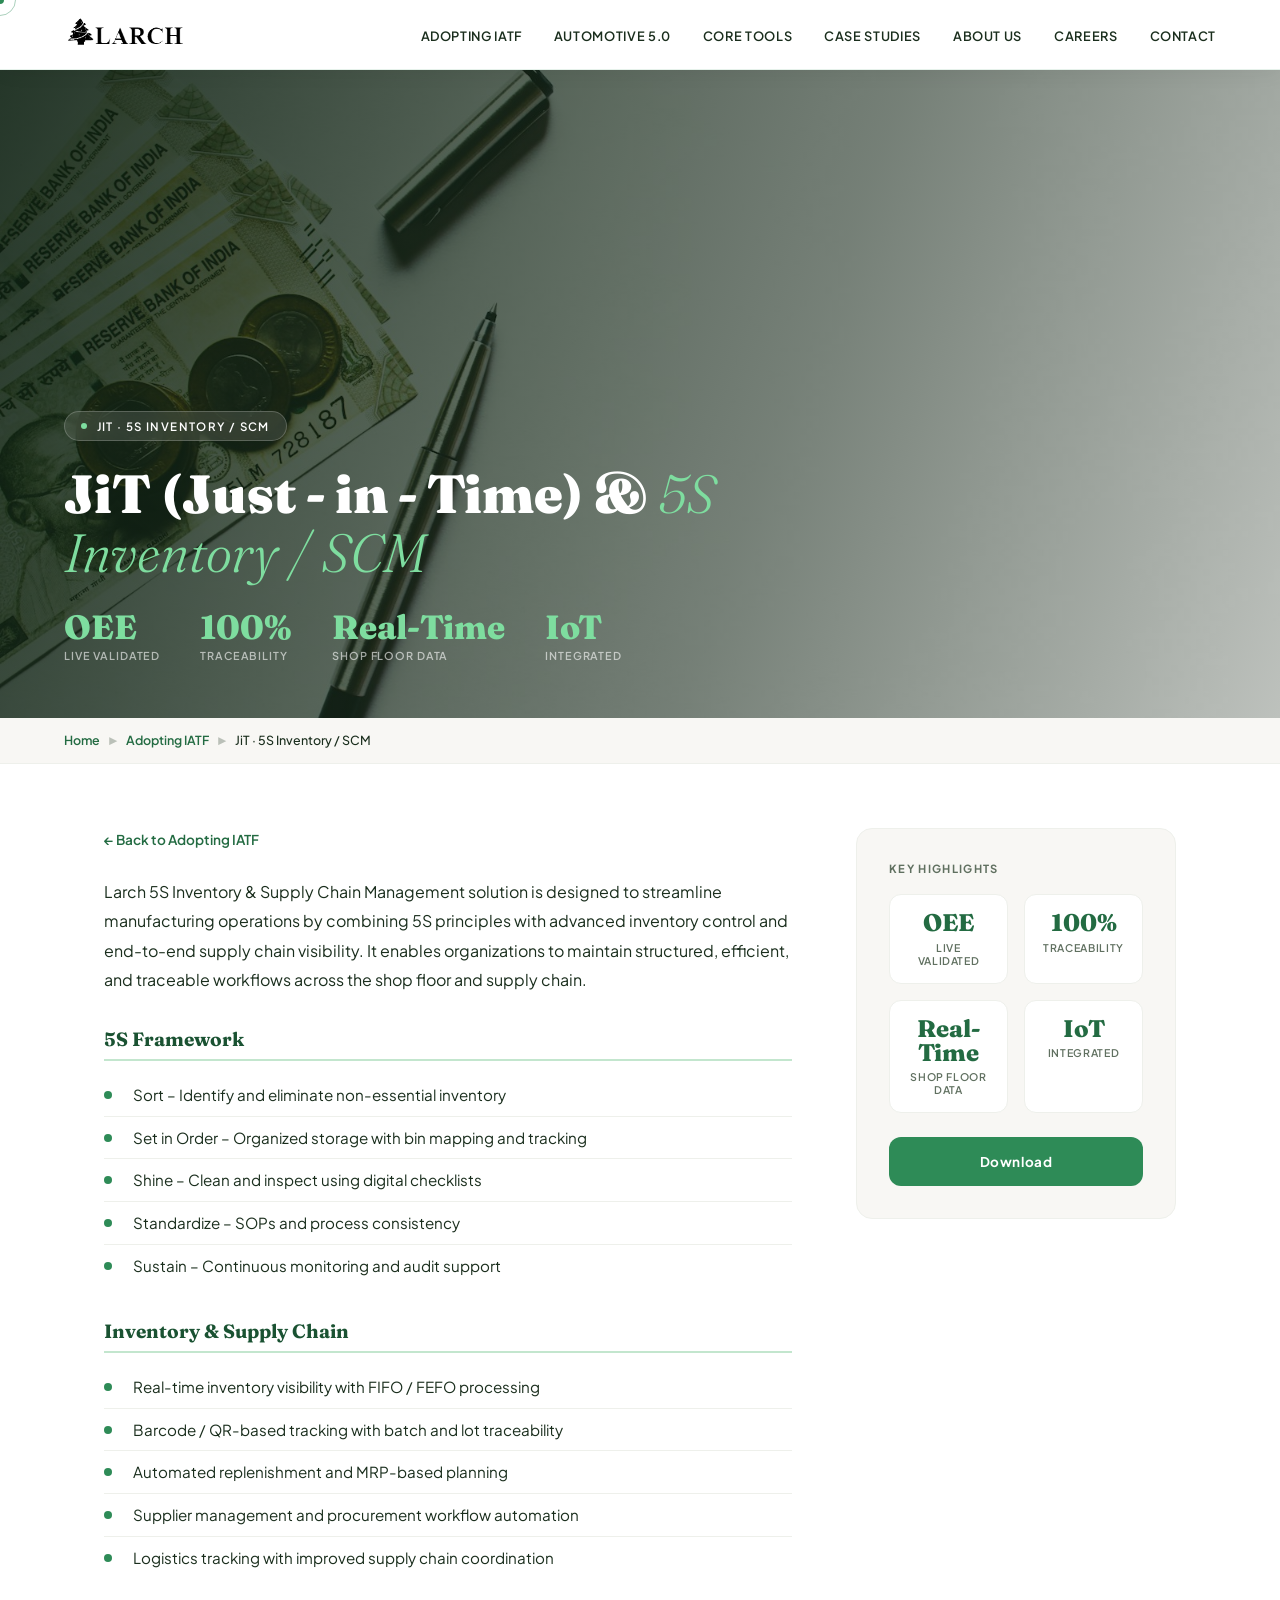
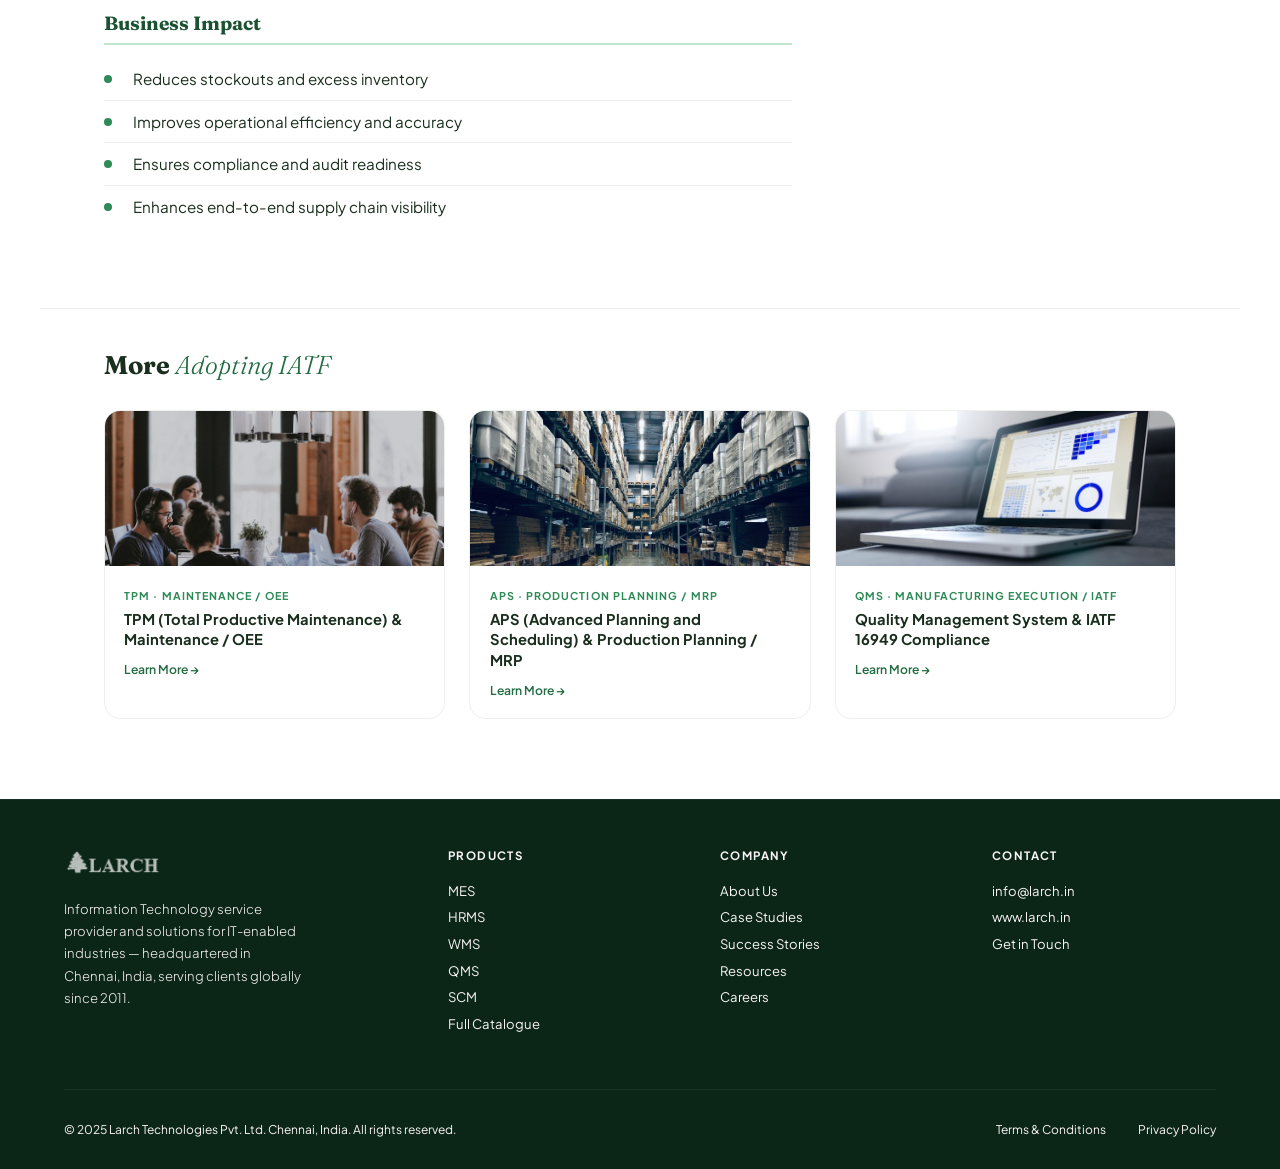
<file: feature.html>
<!DOCTYPE html>
<html lang="en">
<head>
<meta charset="UTF-8">
<meta name="viewport" content="width=device-width, initial-scale=1.0">
<title>Product Feature – Larch Technologies</title>
<link rel="stylesheet" href="style.css">
</head>
<body>

<div class="cur" id="cur"></div>
<div class="cur-r" id="cur-r"></div>

<!-- ── NAV (always solid on this page) ── -->
<nav id="nav" class="solid cs-nav-solid">
  <div class="nav-logo">
    <a href="index.html">
        <img src="images/LarchLogo.png" alt="Larch Technologies">
    </a>
</div>
  <ul class="nav-links">
    <li><a href="index.html#features">Adopting IATF</a></li>
    <li><a href="index.html#cases">Automotive 5.0</a></li>
    <li><a href="index.html#features">Core Tools</a></li>
    <li><a href="index.html#cases">Case Studies</a></li>
    <li><a href="index.html#about">About Us</a></li>
    <li><a href="index.html#careers">Careers</a></li>
    <li><a href="index.html#contact">Contact</a></li>
  </ul>
</nav>

<!-- ── BANNER ── -->
<div class="cs-banner">
  <img class="cs-banner-img" id="ftBannerImg" src="" alt="">
  <div class="cs-banner-content">
    <div class="cs-banner-eyebrow"><span class="cs-dot"></span><span id="ftBannerTag"></span></div>
    <h1 class="cs-banner-title" id="ftBannerTitle"></h1>
    <div class="cs-banner-metrics" id="ftBannerMetrics"></div>
  </div>
</div>

<!-- ── BREADCRUMB ── -->
<div class="cs-breadcrumb">
  <a href="index.html">Home</a>
  <span class="sep">&#9654;</span>
  <a href="index.html#features">Adopting IATF</a>
  <span class="sep">&#9654;</span>
  <span id="ftBreadTag" style="color:var(--text)"></span>
</div>

<!-- ── MAIN LAYOUT ── -->
<div class="cs-layout">

  <!-- Left: Article -->
  <div>
    <a class="cs-back-btn" href="index.html#features">&#8592; Back to Adopting IATF</a>
    <div class="cs-content" id="ftContent"></div>
  </div>

  <!-- Right: Sidebar -->
  <div>
    <div class="cs-sidebar-card">
      <h3>Key Highlights</h3>
      <div class="cs-metric-grid" id="ftSideMetrics"></div>
      <!-- PDF Download Button -->
      <a class="cs-pdf-btn" id="ftPdfBtn" href="#" download>
        Download 
      </a>
    </div>
  </div>

</div>

<!-- ── OTHER FEATURES ── -->
<div class="cs-other-sec">
  <h3>More <em>Adopting IATF</em></h3>
  <div class="cs-other-grid" id="ftOtherGrid"></div>
</div>

<!-- ── FOOTER ── -->
<footer>
  <div class="foot-top">
    <div class="foot-brand">
      <img src="images/LarchLogo.png" alt="Larch Technologies">
      <p>Information Technology service provider and solutions for IT-enabled industries — headquartered in Chennai, India, serving clients globally since 2011.</p>
    </div>
    <div class="foot-col">
      <h4>Products</h4>
      <a href="index.html#features">MES</a>
      <a href="index.html#features">HRMS</a>
      <a href="index.html#features">WMS</a>
      <a href="index.html#features">QMS</a>
      <a href="index.html#features">SCM</a>
      <a href="index.html#catalogue">Full Catalogue</a>
    </div>
    <div class="foot-col">
      <h4>Company</h4>
      <a href="index.html#about">About Us</a>
      <a href="index.html#cases">Case Studies</a>
      <a href="index.html#stories">Success Stories</a>
      <a href="index.html#resources">Resources</a>
      <a href="index.html#careers">Careers</a>
    </div>
    <div class="foot-col">
      <h4>Contact</h4>
      <a href="mailto:info@larch.in">info@larch.in</a>
      <a href="https://larch.in" target="_blank">www.larch.in</a>
      <a href="index.html#contact">Get in Touch</a>
    </div>
  </div>
  <div class="foot-bottom">
    <div class="foot-copy">&copy; 2025 Larch Technologies Pvt. Ltd. Chennai, India. All rights reserved.</div>
    <div class="foot-legal">
      <a href="terms&con.html" target="_blank">Terms &amp; Conditions</a>
      <a href="privacy.html" target="_blank">Privacy Policy</a>
    </div>
  </div>
</footer>

<script>
// ── CURSOR ──
const cur=document.getElementById('cur'),cr=document.getElementById('cur-r');
let mx=0,my=0,rx=0,ry=0;
document.addEventListener('mousemove',e=>{mx=e.clientX;my=e.clientY;cur.style.left=mx+'px';cur.style.top=my+'px';});
(function loop(){rx+=(mx-rx)*.1;ry+=(my-ry)*.1;cr.style.left=rx+'px';cr.style.top=ry+'px';requestAnimationFrame(loop)})();
document.querySelectorAll('a,.cs-other-card').forEach(el=>{
  el.addEventListener('mouseenter',()=>{cur.style.transform='translate(-50%,-50%) scale(2.5)';cr.style.transform='translate(-50%,-50%) scale(1.5)'});
  el.addEventListener('mouseleave',()=>{cur.style.transform='translate(-50%,-50%) scale(1)';cr.style.transform='translate(-50%,-50%) scale(1)'});
});

// ── FEATURE DATA ──
const featureData=[
  {
    img:"images/photo-1565514158740-064f34bd6cfd.jpg",
    tag:"JiT · 5S Inventory / SCM",
    title:"JiT (Just - in - Time) &amp; <em>5S Inventory / SCM</em>",
    metrics:[{v:"OEE",l:"Live Validated"},{v:"100%",l:"Traceability"},{v:"Real-Time",l:"Shop Floor Data"},{v:"IoT",l:"Integrated"}],
    content:`
<p>Larch 5S Inventory & Supply Chain Management solution is designed to streamline manufacturing operations by combining 5S principles with advanced inventory control and end-to-end supply chain visibility. It enables organizations to maintain structured, efficient, and traceable workflows across the shop floor and supply chain.</p>

<h4>5S Framework</h4>
<ul>
<li>Sort – Identify and eliminate non-essential inventory</li>
<li>Set in Order – Organized storage with bin mapping and tracking</li>
<li>Shine – Clean and inspect using digital checklists</li>
<li>Standardize – SOPs and process consistency</li>
<li>Sustain – Continuous monitoring and audit support</li>
</ul>

<h4>Inventory & Supply Chain</h4>
<ul>
<li>Real-time inventory visibility with FIFO / FEFO processing</li>
<li>Barcode / QR-based tracking with batch and lot traceability</li>
<li>Automated replenishment and MRP-based planning</li>
<li>Supplier management and procurement workflow automation</li>
<li>Logistics tracking with improved supply chain coordination</li>
</ul>

<h4>Business Impact</h4>
<ul>
<li>Reduces stockouts and excess inventory</li>
<li>Improves operational efficiency and accuracy</li>
<li>Ensures compliance and audit readiness</li>
<li>Enhances end-to-end supply chain visibility</li>
</ul>
`,
    pdf:"product docs/5S_Inventory_SCM_Features.pdf"
  },
  {
    img:"images/photo-1521737604893-d14cc237f11d.jpg",
    tag:"TPM · Maintenance / OEE",
    title:"TPM (Total Productive Maintenance) &amp; <em>Maintenance / OEE</em>",
    metrics:[{v:"360°",l:"Employee View"},{v:"Auto",l:"Payroll"},{v:"Live",l:"Attendance"},{v:"OEE",l:"Manpower Linked"}],
    content:`
<p>Larch Plant Maintenance & OEE solution is an end-to-end asset and equipment management platform designed to maximize machine uptime, improve reliability, and enhance overall equipment effectiveness (OEE). It enables organizations to shift from reactive maintenance to predictive and data-driven strategies.</p>

<h4>Maintenance Management</h4>
<ul>
<li>Complete asset and equipment lifecycle management with hierarchy tracking</li>
<li>Preventive maintenance scheduling based on time, usage, and condition</li>
<li>Breakdown management with instant logging, alerts, and escalation</li>
<li>Predictive maintenance using IoT data and condition monitoring</li>
<li>Tooling, die, and mold life tracking with failure analysis</li>
</ul>

<h4>Operations & Control</h4>
<ul>
<li>Digital work order management with technician assignment and tracking</li>
<li>Spare parts planning with inventory and procurement integration</li>
<li>Root cause analysis with CAPA for continuous improvement</li>
<li>Mobile-based maintenance execution with audit trails</li>
</ul>

<h4>Performance & Analytics</h4>
<ul>
<li>Real-time OEE monitoring (Availability, Performance, Quality)</li>
<li>MTBF, MTTR and downtime analysis with Pareto insights</li>
<li>Maintenance cost tracking and performance dashboards</li>
<li>Plant-wide visibility with live KPI reporting</li>
</ul>

<h4>Business Impact</h4>
<ul>
<li>Reduces unplanned downtime and breakdowns</li>
<li>Improves machine life and reliability</li>
<li>Optimizes maintenance cost and resource utilization</li>
<li>Enhances overall production efficiency (OEE)</li>
</ul>
`,
    pdf:"product docs/Maintenance_OEE.pdf"
  },
  {
    img:"images/photo-1553413077-190dd305871c.jpg",
    tag:"APS · Production Planning / MRP",
    title:"APS (Advanced Planning and Scheduling) &amp; <em>Production Planning / MRP</em>",
    metrics:[{v:"Barcode",l:"Real-Time Scan"},{v:"MRP",l:"Auto Planned"},{v:"Zero",l:"Manual Counting"},{v:"Multi",l:"Warehouse Support"}],
    content:`
<p>Larch Production Planning & Control solution enables manufacturers to efficiently plan, schedule, and execute production using advanced MRP and APS capabilities. It ensures optimal utilization of resources, improved delivery performance, and real-time visibility across the entire production lifecycle.</p>

<h4>Planning & Scheduling</h4>
<ul>
<li>Demand-driven production planning with forecast vs actual alignment</li>
<li>Time-phased scheduling (daily, weekly, monthly horizons)</li>
<li>Automated MRP with BOM explosion and material requirement calculation</li>
<li>Multi-site planning with centralized coordination</li>
<li>Exception alerts for shortages, delays, and priority changes</li>
</ul>

<h4>Advanced Planning (APS)</h4>
<ul>
<li>Constraint-based scheduling considering machines, tools, and manpower</li>
<li>Real-time rescheduling during production disruptions</li>
<li>What-if scenario simulation for better decision making</li>
<li>Load balancing and bottleneck identification</li>
<li>Resource optimization for maximum throughput</li>
</ul>

<h4>Execution & Shop Floor Control</h4>
<ul>
<li>Work order management with automatic generation and tracking</li>
<li>Finite capacity scheduling with real-time visibility</li>
<li>Shop floor dispatching with Kanban and pull-based systems</li>
<li>Routing and operation-level control</li>
</ul>

<h4>Integration & Analytics</h4>
<ul>
<li>MES integration with real-time production data capture</li>
<li>KPI dashboards including OEE, throughput, and cycle time</li>
<li>Quality tracking with scrap and rework analysis</li>
<li>Supplier collaboration and performance monitoring</li>
<li>ERP, PLM, IoT, API and EDI integration</li>
</ul>

<h4>Business Impact</h4>
<ul>
<li>Improves on-time delivery and production efficiency</li>
<li>Reduces bottlenecks and production delays</li>
<li>Optimizes resource utilization</li>
<li>Enhances visibility and control across operations</li>
</ul>
`,
    pdf:"product docs/Production planning and control.pdf"
  },
  {
    img:"images/photo-1504868584819-f8e8b4b6d7e3.jpg",
    tag:"QMS · Manufacturing Execution / IATF",
    title:"Quality Management System &amp; <em>IATF 16949 Compliance</em>",
    metrics:[{v:"IATF",l:"16949 Ready"},{v:"SPC",l:"Statistical Control"},{v:"PPAP",l:"Automated"},{v:"Zero",l:"Manual QC Logs"}],
    content:`

    <p>Larch QMS is a complete digital quality management platform designed to ensure IATF 16949 compliance and streamline PPAP processes. It integrates supplier quality, SPC, audits, and compliance into one unified system.</p>

    <h4>What is QMS?</h4>
    <p>A Quality Management System (QMS) ensures that all quality processes — from inspection to compliance — are managed digitally with full traceability and audit readiness.</p>

    <h4>Core Quality Modules</h4>
    <ul>
      <li>Document control with versioning and audit trail</li>
      <li>NCR management (internal, supplier & customer complaints)</li>
      <li>CAPA with root cause analysis (5-Why, Fishbone)</li>
      <li>Audit management with checklist and scoring</li>
      <li>Risk management with FMEA and RPN tracking</li>
    </ul>

    <h4>Supplier Quality & SPC</h4>
    <ul>
      <li>Supplier onboarding and qualification workflow</li>
      <li>Supplier scorecards (PPM, delivery, quality)</li>
      <li>Incoming inspection and trend tracking</li>
      <li>Real-time SPC charts (Cp, Cpk, X-bar, R)</li>
      <li>Out-of-control alerts and shop-floor visibility</li>
    </ul>

    <h4>PPAP Digital Workflow</h4>
    <ul>
      <li>Full 18-element PPAP management</li>
      <li>PSW auto-generation with e-signatures</li>
      <li>Engineering change (ECN) impact tracking</li>
      <li>Customer-specific approval workflows</li>
      <li>End-to-end traceability (lot, batch, serial)</li>
    </ul>

    <h4>Dashboards & Integration</h4>
    <ul>
      <li>Real-time dashboards for NCR, CAPA, PPM & audits</li>
      <li>ERP, MES, PLM and Industry 4.0 integration</li>
      <li>Customer portal (OEM) connectivity</li>
    </ul>

    <h4>Business Benefits</h4>
    <ul>
      <li>Faster PPAP approvals with digital workflows</li>
      <li>Zero audit stress with ready compliance data</li>
      <li>Reduced customer complaints</li>
      <li>Improved supplier performance</li>
      <li>Complete digital traceability</li>
      <li>Eliminate manual paperwork</li>
    </ul>
  `,
    pdf:"product docs/QMS_PPAP_Presentation.pdf"
  },
  {
    img:"images/photo-1512941937669-90a1b58e7e9c.jpg",
    tag:"FMEA · MSA / SPC / Control Plan",
    title:"FMEA (Failure Mode and Effects Analysis) &amp; <em>MSA / SPC / Control Plan</em>",
    metrics:[{v:"Any",l:"Device Access"},{v:"Live",l:"Alerts & Notifications"},{v:"Offline",l:"Mode Support"},{v:"Secure",l:"Role-Based Login"}],
    content:`

    <p>Larch Quality Intelligence Platform integrates MSA, SPC, and Control Plan into a single system to ensure measurement accuracy, process control, and IATF 16949 compliance across the shop floor.</p>

    <h4>Measurement System Analysis (MSA)</h4>
    <ul>
      <li>Centralized gauge and instrument management</li>
      <li>GR&R (Repeatability & Reproducibility) analysis</li>
      <li>%GR&R, ndc, bias, linearity and stability evaluation</li>
      <li>Calibration tracking and audit-ready reports</li>
      <li>Automated analysis with graphical outputs</li>
      <li>Full traceability from gauge to process and part</li>
    </ul>

    <h4>Statistical Process Control (SPC)</h4>
    <ul>
      <li>Real-time data capture from machines, IoT, and MES</li>
      <li>SPC charts (X-bar, R, I-MR, P, NP, C, U)</li>
      <li>Process capability analysis (Cp, Cpk, Pp, Ppk)</li>
      <li>Out-of-control alerts with escalation workflows</li>
      <li>Trend analysis and process drift detection</li>
      <li>Integration with ERP, MES, PLC and SCADA systems</li>
    </ul>

    <h4>Control Plan Management</h4>
    <ul>
      <li>AIAG and OEM standard control plan templates</li>
      <li>Process and product characteristics definition (CTQ, CTC)</li>
      <li>Sampling frequency and inspection methods</li>
      <li>Reaction plans for out-of-control conditions</li>
      <li>Version control and change management</li>
      <li>Customer re-approval and audit support</li>
    </ul>

    <h4>Integrated Quality Intelligence</h4>
    <ul>
      <li>One-click traceability: Control Plan → MSA → SPC → NCR → CAPA</li>
      <li>Automatic MSA revalidation when SPC drift detected</li>
      <li>SPC auto-blocking on process violations</li>
      <li>Quality health dashboards with KPI tracking</li>
    </ul>


    <h4>Business Benefits</h4>
    <ul>
      <li>Reduce variation, scrap and rework costs</li>
      <li>Faster OEM approvals with compliance-ready reports</li>
      <li>Eliminate manual SPC spreadsheets</li>
      <li>Ensure audit readiness for IATF 16949</li>
      <li>Improve shop-floor discipline and process control</li>
    </ul>
  `,
    pdf:"product docs/MSA_SPC_ControlPlan_Presentation.pdf"
  },
  {
    img:"images/pexels-lex-ger-2021617-4294075.jpg",
    tag:"Production · Traceability & Serialization",
    title:"End-to-End &amp; <em>Traceability / Serialization</em>",
    metrics:[{v:"100%",l:"End-to-End Trace"},{v:"Serial",l:"Number Tracking"},{v:"EDI",l:"Customer Integration"},{v:"Multi",l:"Tier Supply Chain"}],
   content:`

    <p>Larch Traceability & Serialization module provides complete end-to-end visibility across the entire supply chain — from raw materials to finished goods delivery. It ensures full compliance, quality integration, and real-time production tracking.</p>

    <h4>End-to-End Traceability</h4>
    <ul>
      <li>Forward and backward traceability across the supply chain</li>
      <li>Lot, batch, and serial-level tracking</li>
      <li>Multi-level BOM and product genealogy tracking</li>
      <li>Material tracking from raw material to finished goods</li>
      <li>FIFO, FEFO and LIFO traceability support</li>
    </ul>

    <h4>Serialization Management</h4>
    <ul>
      <li>Unique serial number generation with customer-specific formats</li>
      <li>Barcode, QR and RFID-based identification</li>
      <li>Complete serial lifecycle tracking (create → produce → ship → warranty)</li>
      <li>Duplicate detection and prevention</li>
      <li>Rework and scrap handling with audit trail</li>
    </ul>

    <h4>Production & Process Traceability</h4>
    <ul>
      <li>Machine parameter tracking (torque, temperature, pressure, RPM)</li>
      <li>Operator, shift, and workstation tracking</li>
      <li>Real-time MES and shop-floor integration</li>
      <li>Station-wise serial tracking and process enforcement</li>
      <li>Recipe and program version control</li>
    </ul>

    <h4>Quality & Compliance Integration</h4>
    <ul>
      <li>Linkage with inspection, SPC, NCR and CAPA</li>
      <li>Control plan and PPAP integration</li>
      <li>Recall management and containment tracking</li>
      <li>Instant affected serial identification</li>
    </ul>

    <h4>Business Benefits</h4>
    <ul>
      <li>Instant recall analysis and root cause identification</li>
      <li>Reduced warranty and recall costs</li>
      <li>Faster audits with complete digital traceability</li>
      <li>Improved OEM compliance and trust</li>
      <li>Full visibility across multi-tier supply chain</li>
    </ul>
  `,
    pdf:"product docs/Traceability_Serialization (1).pdf"
  }
];

// ── RENDER PAGE FROM URL PARAM ──
const id = parseInt(new URLSearchParams(window.location.search).get('id')) || 0;
const d  = featureData[id];

document.title = d.tag + ' – Larch Technologies';

// Banner
document.getElementById('ftBannerImg').src = d.img;
document.getElementById('ftBannerImg').alt = d.tag;
document.getElementById('ftBannerTag').textContent = d.tag;
document.getElementById('ftBannerTitle').innerHTML = d.title;
document.getElementById('ftBannerMetrics').innerHTML = d.metrics
  .map(x=>`<div class="cs-bmet"><div class="cs-bmet-v">${x.v}</div><div class="cs-bmet-l">${x.l}</div></div>`)
  .join('');

// Breadcrumb
document.getElementById('ftBreadTag').textContent = d.tag;

// Article
document.getElementById('ftContent').innerHTML = d.content;

// Sidebar metrics
document.getElementById('ftSideMetrics').innerHTML = d.metrics
  .map(x=>`<div class="cs-met"><div class="cs-met-v">${x.v}</div><div class="cs-met-l">${x.l}</div></div>`)
  .join('');

// PDF button
const btn = document.getElementById('ftPdfBtn');
btn.href = d.pdf;
btn.download = d.pdf.split('/').pop();

// Other features
document.getElementById('ftOtherGrid').innerHTML = featureData
  .filter((_,i)=>i!==id)
  .slice(0,3)
  .map(f=>`
    <a class="cs-other-card" href="feature.html?id=${featureData.indexOf(f)}">
      <img src="${f.img}" alt="${f.tag}">
      <div class="cs-other-body">
        <div class="cs-other-ind">${f.tag}</div>
        <div class="cs-other-title">${f.title.replace(/<\/?em>/g,'').replace(/&amp;/g,'&')}</div>
        <div class="cs-other-link">Learn More &#8594;</div>
      </div>
    </a>`)
  .join('');
</script>
</body>
</html>
</file>
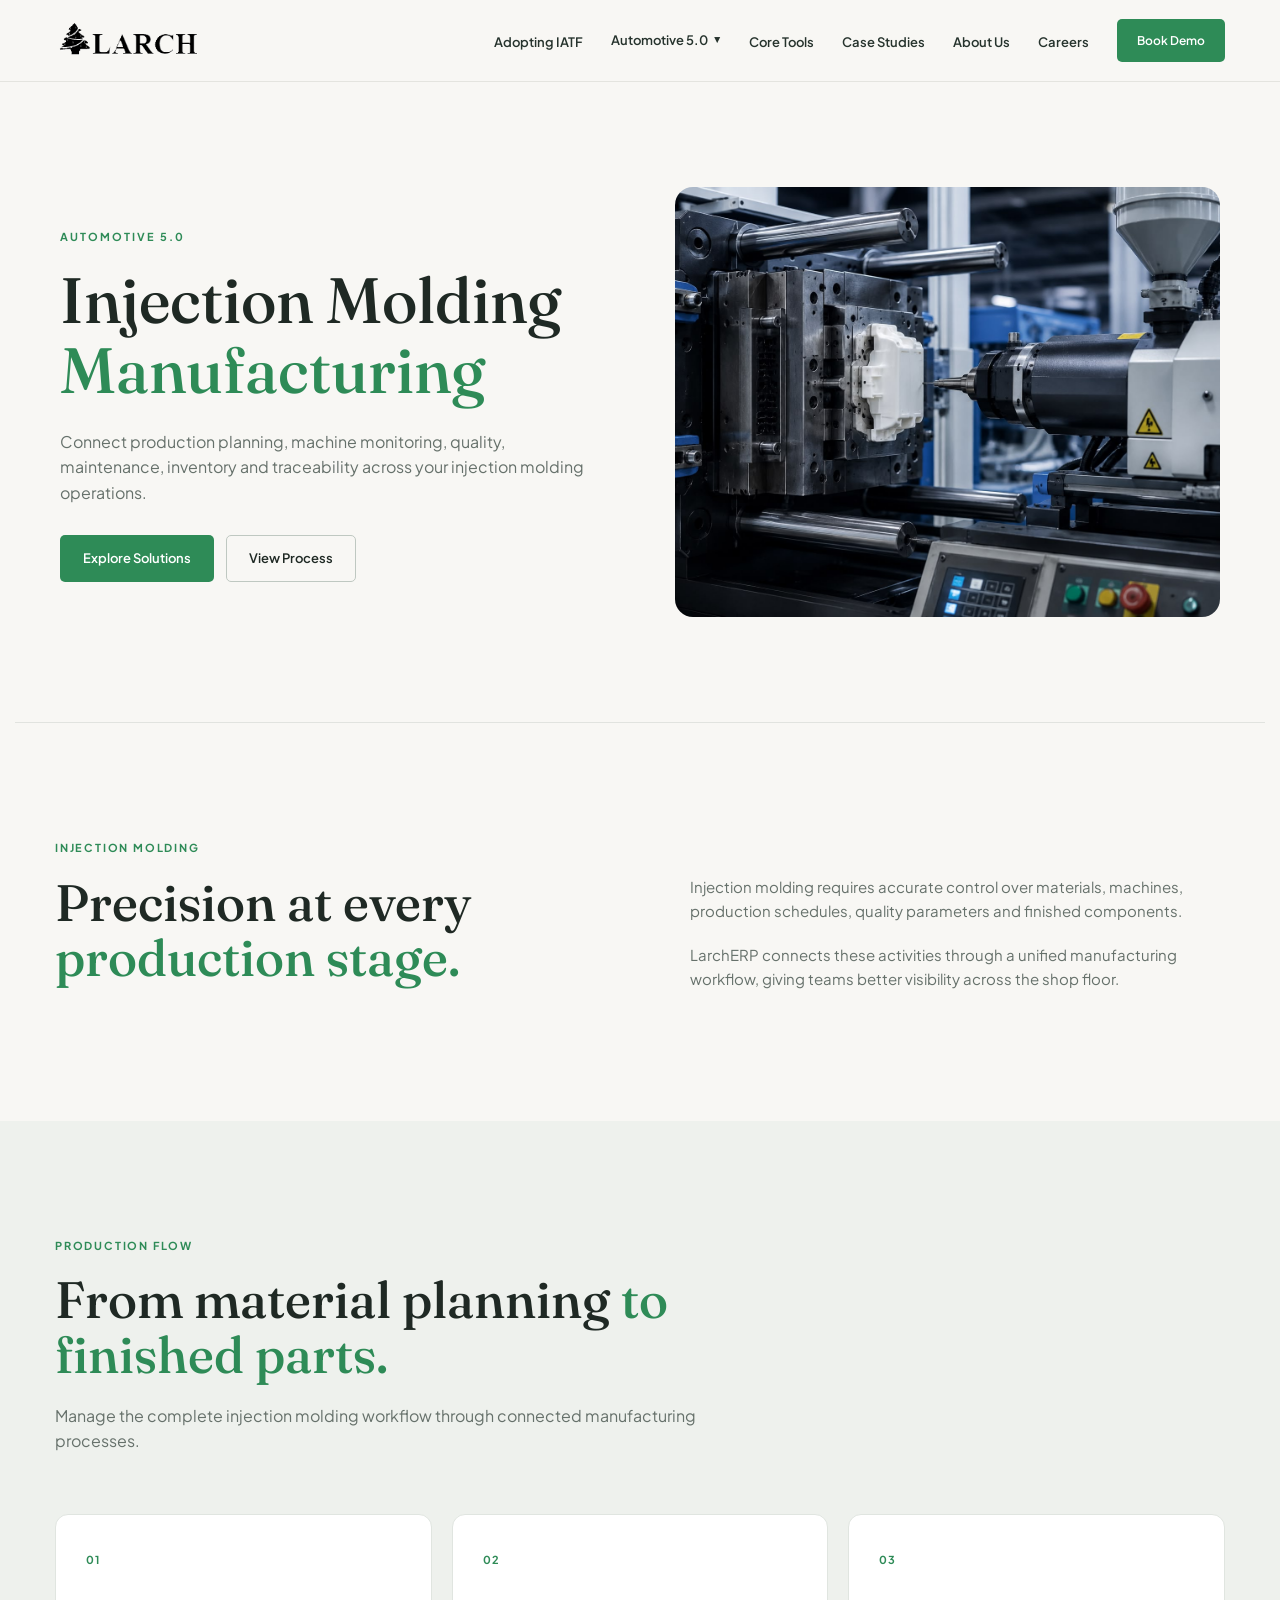
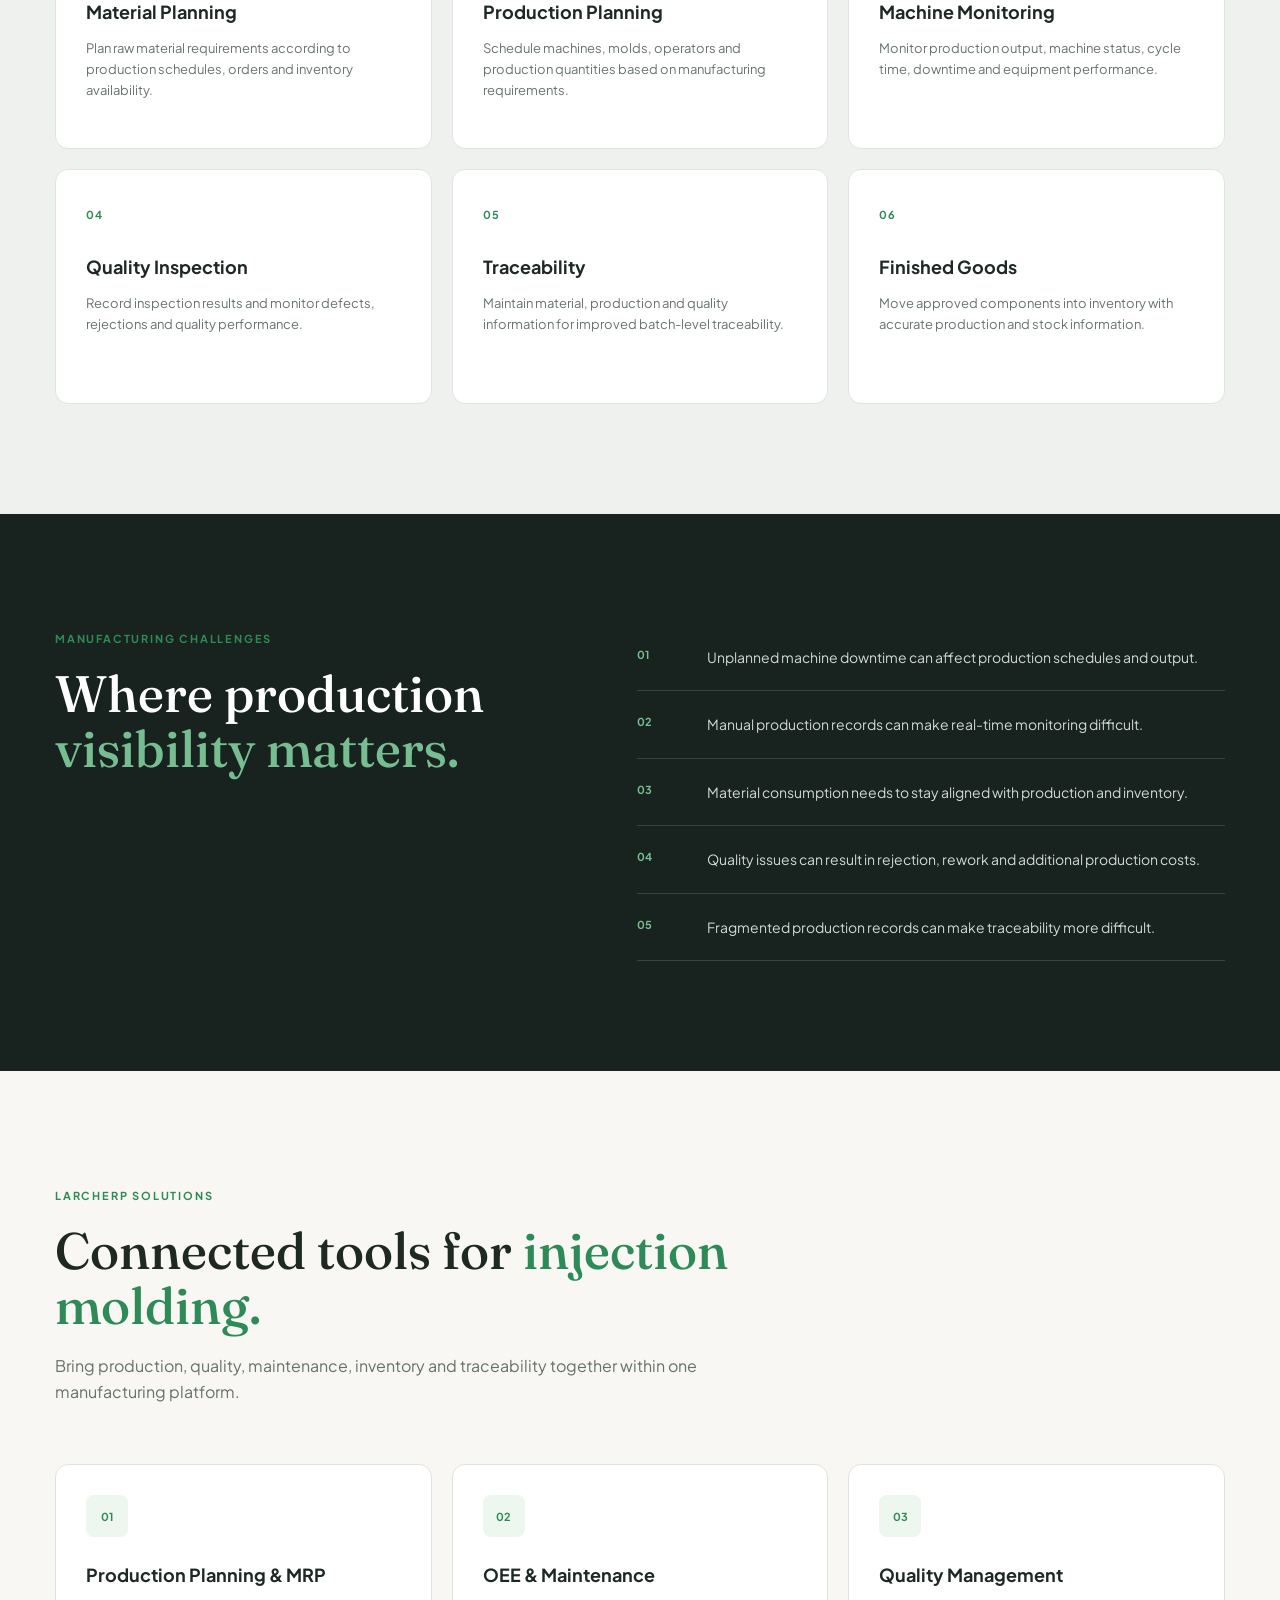
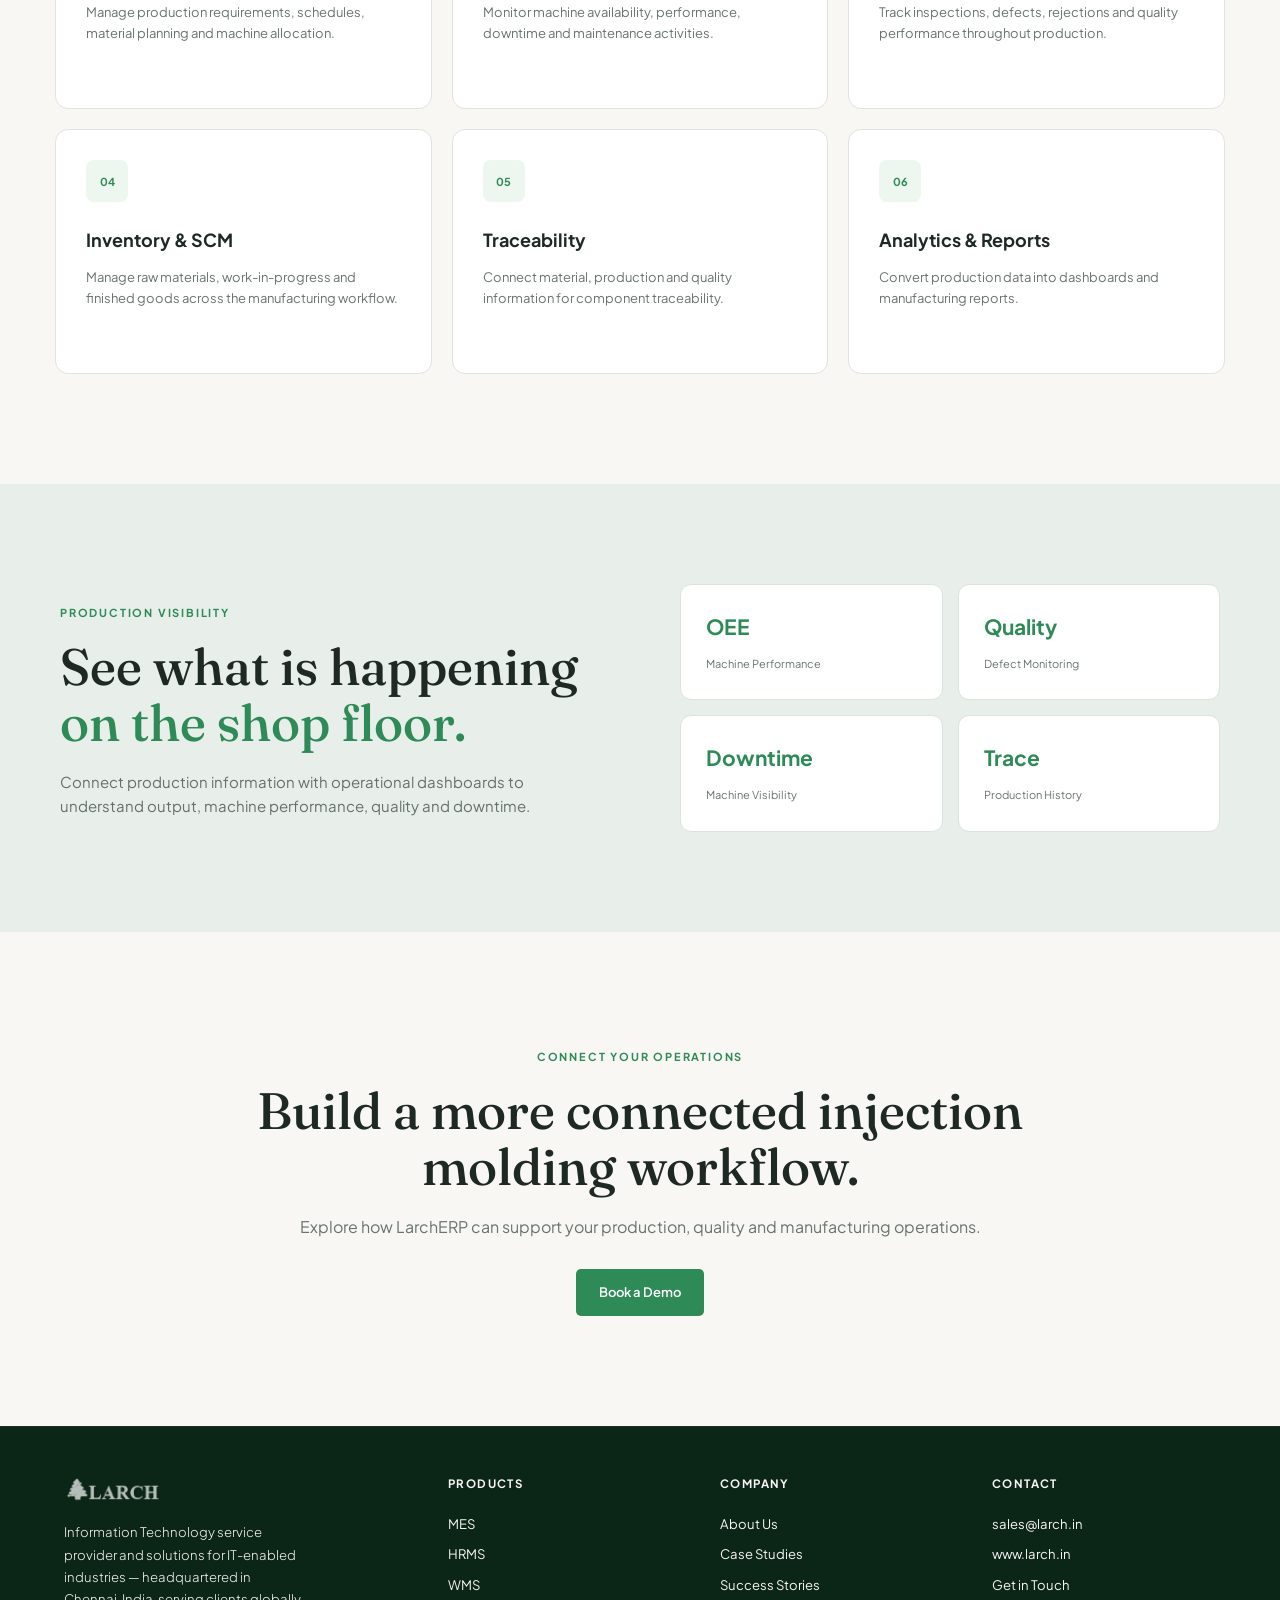
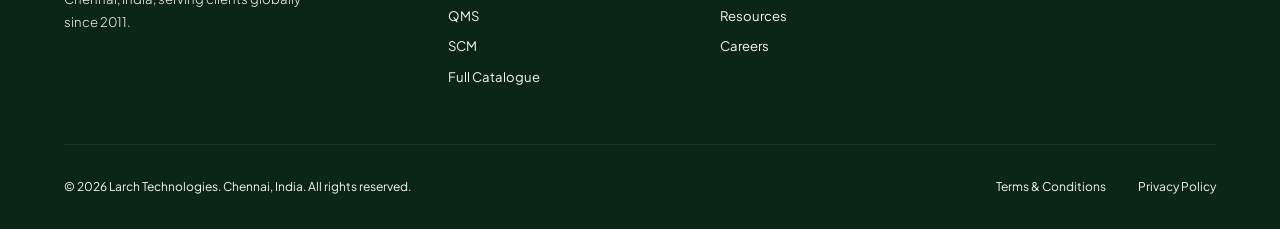
<file: injection molding.html>
<!DOCTYPE html>
<html lang="en">
<head>
    <meta charset="UTF-8">
    <meta name="viewport" content="width=device-width, initial-scale=1.0">

    <title>Injection Molding | Larch Technologies</title>

    <link rel="stylesheet" href="injection molding.css">

    <link rel="preconnect" href="https://fonts.googleapis.com">
    <link rel="preconnect" href="https://fonts.gstatic.com" crossorigin>

    <link href="https://fonts.googleapis.com/css2?family=Fraunces:opsz,wght@9..144,400;9..144,500;9..144,600&family=Plus+Jakarta+Sans:wght@400;500;600;700&display=swap" rel="stylesheet">
</head>

<body>


<!-- =====================================================
     HEADER
===================================================== -->

<nav id="nav">

    <div class="nav-logo">
        <a href="index.html">
            <img src="images/LarchLogo.png" alt="Larch Technologies">
        </a>
    </div>

    <ul class="nav-links">

        <li>
            <a href="index.html#features">
                Adopting IATF
            </a>
        </li>


        <!-- AUTOMOTIVE 5.0 -->

        <li class="nav-dropdown" id="automotiveDropdown">

            <a href="javascript:void(0);"
               class="nav-dropdown-link"
               id="automotiveToggle">

                Automotive 5.0

                <span class="dropdown-arrow">▼</span>

            </a>


            <ul class="dropdown-menu">

                <!-- Injection Molding -->

                <li>
                    <a href="injection molding.html">

                        Injection Molding

                        <span class="insight-data">
                            Manufacturing process used to produce
                            high-volume identical parts...

                            <span class="read-more">
                                Read more
                            </span>
                        </span>

                    </a>
                </li>


                <!-- Wiring Harness -->

                <li>
                    <a href="wiring harness.html">

                        Wiring Harness

                        <span class="insight-data">
                            Manufactures organized assemblies of
                            cables, wires, and connectors that transmit
                            electrical power and signals...

                            <span class="read-more">
                                Read more
                            </span>
                        </span>

                    </a>
                </li>


                <!-- EMS -->

                <li class="ems-item">

                    <a href="ems.html">

                        Electronic Manufacturing Services (EMS)

                        <span class="insight-data">
                            The design, testing, manufacturing, and
                            distribution of electronic components
                            and assemblies...

                            <span class="read-more">
                                Read more
                            </span>
                        </span>

                    </a>

                </li>


                <!-- Mass Production -->

                <li>
                    <a href="mass production assembly.html">

                        Mass Production Assembly

                        <span class="insight-data">
                            Manufactures large quantities of
                            standardized goods in a continuous,
                            fast-moving flow...

                            <span class="read-more">
                                Read more
                            </span>
                        </span>

                    </a>
                </li>

            </ul>

        </li>


        <li>
            <a href="index.html#features">
                Core Tools
            </a>
        </li>

        <li>
            <a href="index.html#cases">
                Case Studies
            </a>
        </li>

        <li>
            <a href="index.html#about">
                About Us
            </a>
        </li>

        <li>
            <a href="index.html#careers">
                Careers
            </a>
        </li>

    </ul>


    <a href="index.html#contact" class="nav-demo-btn">
        Book Demo
    </a>

</nav>



<!-- =====================================================
     HERO
===================================================== -->

<section class="hero">

    <div class="hero-content">

        <span class="eyebrow">
            AUTOMOTIVE 5.0
        </span>

        <h1>
            Injection Molding
            <span>Manufacturing</span>
        </h1>

        <p>
            Connect production planning, machine monitoring,
            quality, maintenance, inventory and traceability
            across your injection molding operations.
        </p>

        <div class="hero-buttons">

            <a href="#solutions" class="primary-btn">
                Explore Solutions
            </a>

            <a href="#process" class="secondary-btn">
                View Process
            </a>

        </div>

    </div>


    <div class="hero-image">

        <img src="images/injection molding.jpeg"
             alt="Injection molding manufacturing">

    </div>

</section>



<!-- =====================================================
     INTRODUCTION
===================================================== -->

<section class="intro section">

    <div class="section-label">
        INJECTION MOLDING
    </div>

    <div class="intro-grid">

        <div>

            <h2>
                Precision at every
                <span>production stage.</span>
            </h2>

        </div>


        <div>

            <p>
                Injection molding requires accurate control over
                materials, machines, production schedules, quality
                parameters and finished components.
            </p>

            <p>
                LarchERP connects these activities through a
                unified manufacturing workflow, giving teams
                better visibility across the shop floor.
            </p>

        </div>

    </div>

</section>



<!-- =====================================================
     PROCESS
===================================================== -->

<section class="process-section section" id="process">

    <div class="section-heading">

        <span class="section-label">
            PRODUCTION FLOW
        </span>

        <h2>
            From material planning
            <span>to finished parts.</span>
        </h2>

        <p>
            Manage the complete injection molding workflow
            through connected manufacturing processes.
        </p>

    </div>


    <div class="process-grid">


        <div class="process-card">

            <span class="process-number">
                01
            </span>

            <h3>
                Material Planning
            </h3>

            <p>
                Plan raw material requirements according to
                production schedules, orders and inventory
                availability.
            </p>

        </div>


        <div class="process-card">

            <span class="process-number">
                02
            </span>

            <h3>
                Production Planning
            </h3>

            <p>
                Schedule machines, molds, operators and
                production quantities based on manufacturing
                requirements.
            </p>

        </div>


        <div class="process-card">

            <span class="process-number">
                03
            </span>

            <h3>
                Machine Monitoring
            </h3>

            <p>
                Monitor production output, machine status,
                cycle time, downtime and equipment performance.
            </p>

        </div>


        <div class="process-card">

            <span class="process-number">
                04
            </span>

            <h3>
                Quality Inspection
            </h3>

            <p>
                Record inspection results and monitor defects,
                rejections and quality performance.
            </p>

        </div>


        <div class="process-card">

            <span class="process-number">
                05
            </span>

            <h3>
                Traceability
            </h3>

            <p>
                Maintain material, production and quality
                information for improved batch-level
                traceability.
            </p>

        </div>


        <div class="process-card">

            <span class="process-number">
                06
            </span>

            <h3>
                Finished Goods
            </h3>

            <p>
                Move approved components into inventory with
                accurate production and stock information.
            </p>

        </div>

    </div>

</section>



<!-- =====================================================
     CHALLENGES
===================================================== -->

<section class="challenge-section section">

    <div class="challenge-grid">

        <div>

            <span class="section-label">
                MANUFACTURING CHALLENGES
            </span>

            <h2>
                Where production
                <span>visibility matters.</span>
            </h2>

        </div>


        <div class="challenge-list">


            <div class="challenge-item">

                <span>
                    01
                </span>

                <p>
                    Unplanned machine downtime can affect
                    production schedules and output.
                </p>

            </div>


            <div class="challenge-item">

                <span>
                    02
                </span>

                <p>
                    Manual production records can make
                    real-time monitoring difficult.
                </p>

            </div>


            <div class="challenge-item">

                <span>
                    03
                </span>

                <p>
                    Material consumption needs to stay aligned
                    with production and inventory.
                </p>

            </div>


            <div class="challenge-item">

                <span>
                    04
                </span>

                <p>
                    Quality issues can result in rejection,
                    rework and additional production costs.
                </p>

            </div>


            <div class="challenge-item">

                <span>
                    05
                </span>

                <p>
                    Fragmented production records can make
                    traceability more difficult.
                </p>

            </div>

        </div>

    </div>

</section>



<!-- =====================================================
     SOLUTIONS
===================================================== -->

<section class="solutions-section section" id="solutions">

    <div class="section-heading">

        <span class="section-label">
            LARCHERP SOLUTIONS
        </span>

        <h2>
            Connected tools for
            <span>injection molding.</span>
        </h2>

        <p>
            Bring production, quality, maintenance, inventory
            and traceability together within one manufacturing
            platform.
        </p>

    </div>


    <div class="solution-grid">


        <div class="solution-card">

            <div class="solution-number">
                01
            </div>

            <h3>
                Production Planning & MRP
            </h3>

            <p>
                Manage production requirements, schedules,
                material planning and machine allocation.
            </p>

        </div>


        <div class="solution-card">

            <div class="solution-number">
                02
            </div>

            <h3>
                OEE & Maintenance
            </h3>

            <p>
                Monitor machine availability, performance,
                downtime and maintenance activities.
            </p>

        </div>


        <div class="solution-card">

            <div class="solution-number">
                03
            </div>

            <h3>
                Quality Management
            </h3>

            <p>
                Track inspections, defects, rejections and
                quality performance throughout production.
            </p>

        </div>


        <div class="solution-card">

            <div class="solution-number">
                04
            </div>

            <h3>
                Inventory & SCM
            </h3>

            <p>
                Manage raw materials, work-in-progress and
                finished goods across the manufacturing
                workflow.
            </p>

        </div>


        <div class="solution-card">

            <div class="solution-number">
                05
            </div>

            <h3>
                Traceability
            </h3>

            <p>
                Connect material, production and quality
                information for component traceability.
            </p>

        </div>


        <div class="solution-card">

            <div class="solution-number">
                06
            </div>

            <h3>
                Analytics & Reports
            </h3>

            <p>
                Convert production data into dashboards and
                manufacturing reports.
            </p>

        </div>

    </div>

</section>



<!-- =====================================================
     PRODUCTION VISIBILITY
===================================================== -->

<section class="visibility-section">

    <div class="visibility-content">

        <span class="section-label">
            PRODUCTION VISIBILITY
        </span>

        <h2>
            See what is happening
            <span>on the shop floor.</span>
        </h2>

        <p>
            Connect production information with operational
            dashboards to understand output, machine
            performance, quality and downtime.
        </p>

    </div>


    <div class="visibility-grid">

        <div class="visibility-card">

            <strong>
                OEE
            </strong>

            <span>
                Machine Performance
            </span>

        </div>


        <div class="visibility-card">

            <strong>
                Quality
            </strong>

            <span>
                Defect Monitoring
            </span>

        </div>


        <div class="visibility-card">

            <strong>
                Downtime
            </strong>

            <span>
                Machine Visibility
            </span>

        </div>


        <div class="visibility-card">

            <strong>
                Trace
            </strong>

            <span>
                Production History
            </span>

        </div>

    </div>

</section>



<!-- =====================================================
     CTA
===================================================== -->

<section class="cta-section">

    <div>

        <span class="section-label">
            CONNECT YOUR OPERATIONS
        </span>

        <h2>
            Build a more connected
            injection molding workflow.
        </h2>

        <p>
            Explore how LarchERP can support your production,
            quality and manufacturing operations.
        </p>

        <a href="index.html#contact" class="primary-btn">
            Book a Demo
        </a>

    </div>

</section>



<!-- =====================================================
     FOOTER
===================================================== -->
<footer>
  <div class="foot-top">
    <div class="foot-brand">
      <img src="images/LarchLogo.png" alt="Larch Technologies">
      <p>Information Technology service provider and solutions for IT-enabled industries — headquartered in Chennai, India, serving clients globally since 2011.</p>
    </div>
    <div class="foot-col">
      <h4>Products</h4>
      <a href="#features">MES</a>
      <a href="#features">HRMS</a>
      <a href="#features">WMS</a>
      <a href="#features">QMS</a>
      <a href="#features">SCM</a>
      <a href="#catalogue">Full Catalogue</a>
    </div>
    <div class="foot-col">
      <h4>Company</h4>
      <a href="#about">About Us</a>
      <a href="#cases">Case Studies</a>
      <a href="#stories">Success Stories</a>
      <a href="#resources">Resources</a>
      <a href="#careers">Careers</a>
    </div>
    <div class="foot-col">
      <h4>Contact</h4>
      <a href="mailto:sales@larch.in">sales@larch.in</a>
      <a href="https://larch.in" target="_blank">www.larch.in</a>
      <a href="#contact">Get in Touch</a>
    </div>
  </div>
  <div class="foot-bottom">
    <div class="foot-copy">&copy; 2026 Larch Technologies. Chennai, India. All rights reserved.</div>
    <div class="foot-legal">
      <a href="terms&con.html">Terms &amp; Conditions</a>
      <a href="privacy.html">Privacy Policy</a>
    </div>
  </div>
</footer>
</body>
</html>
</file>
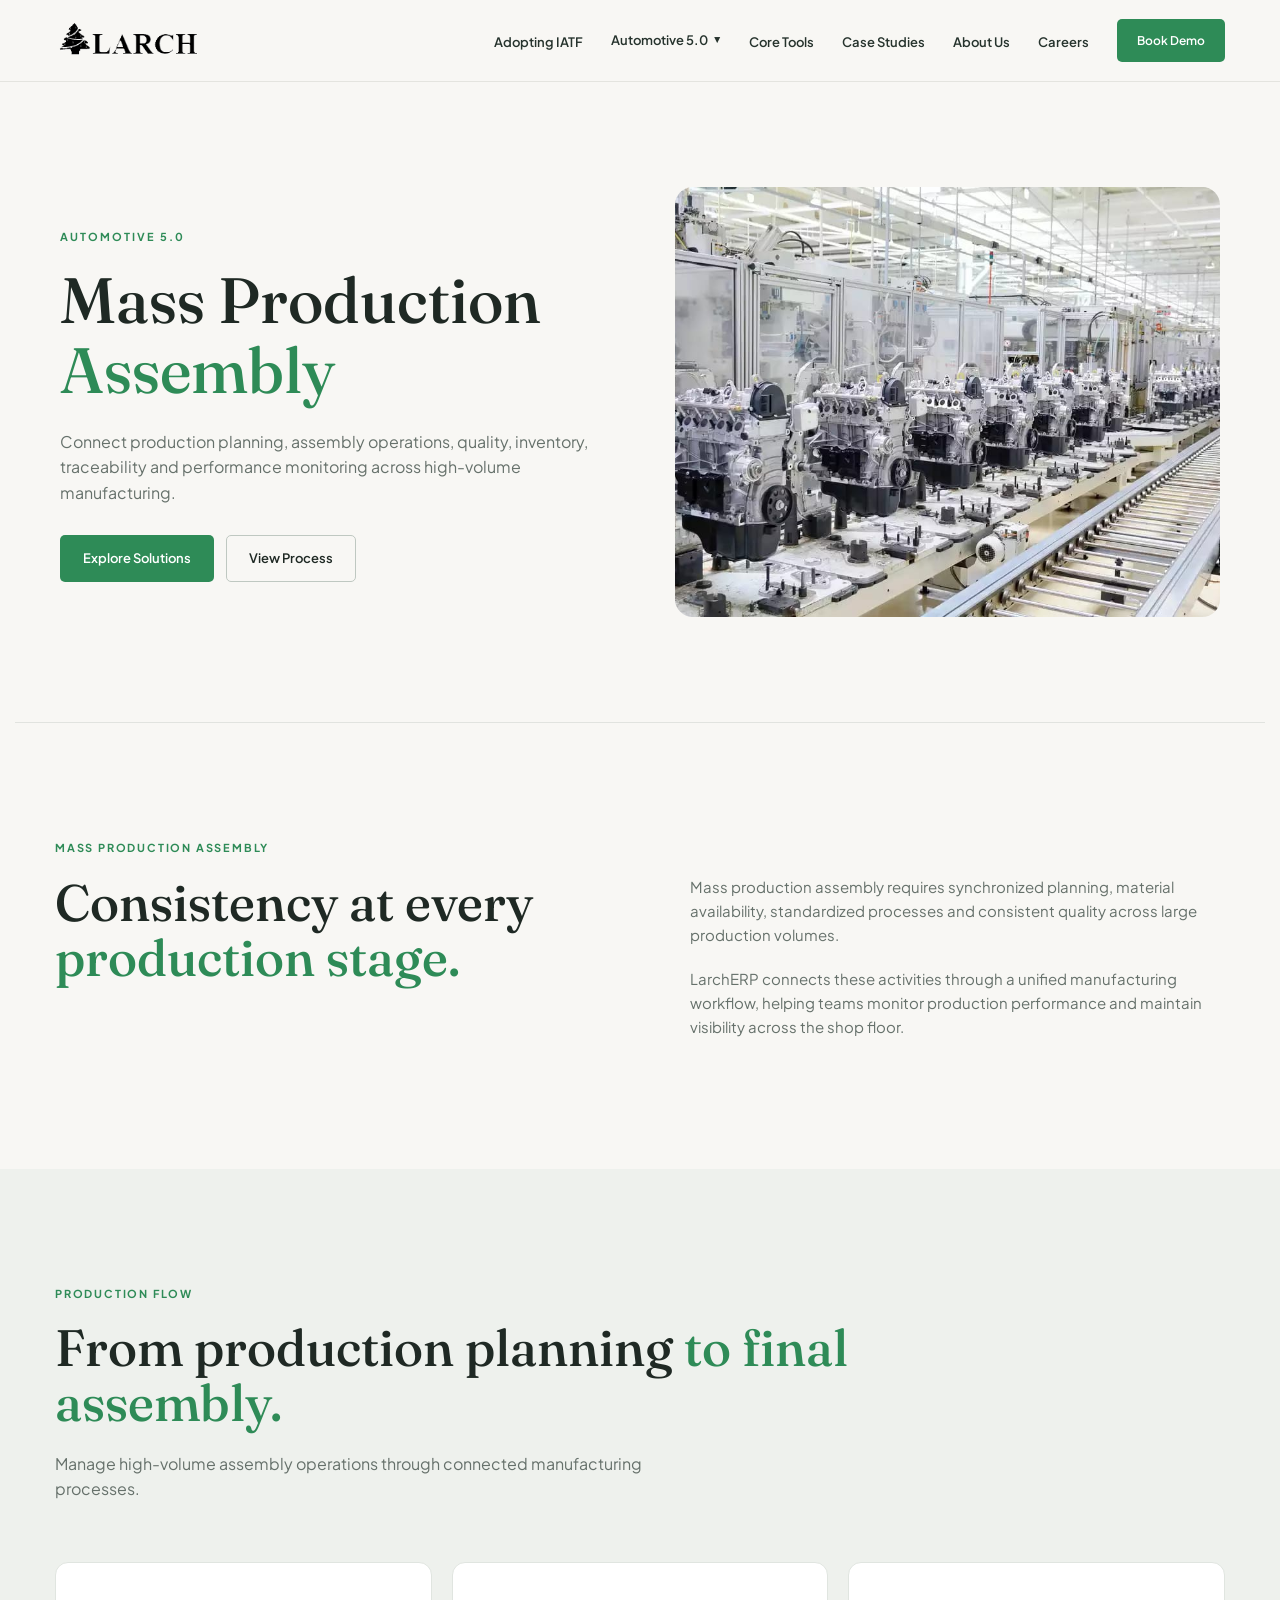
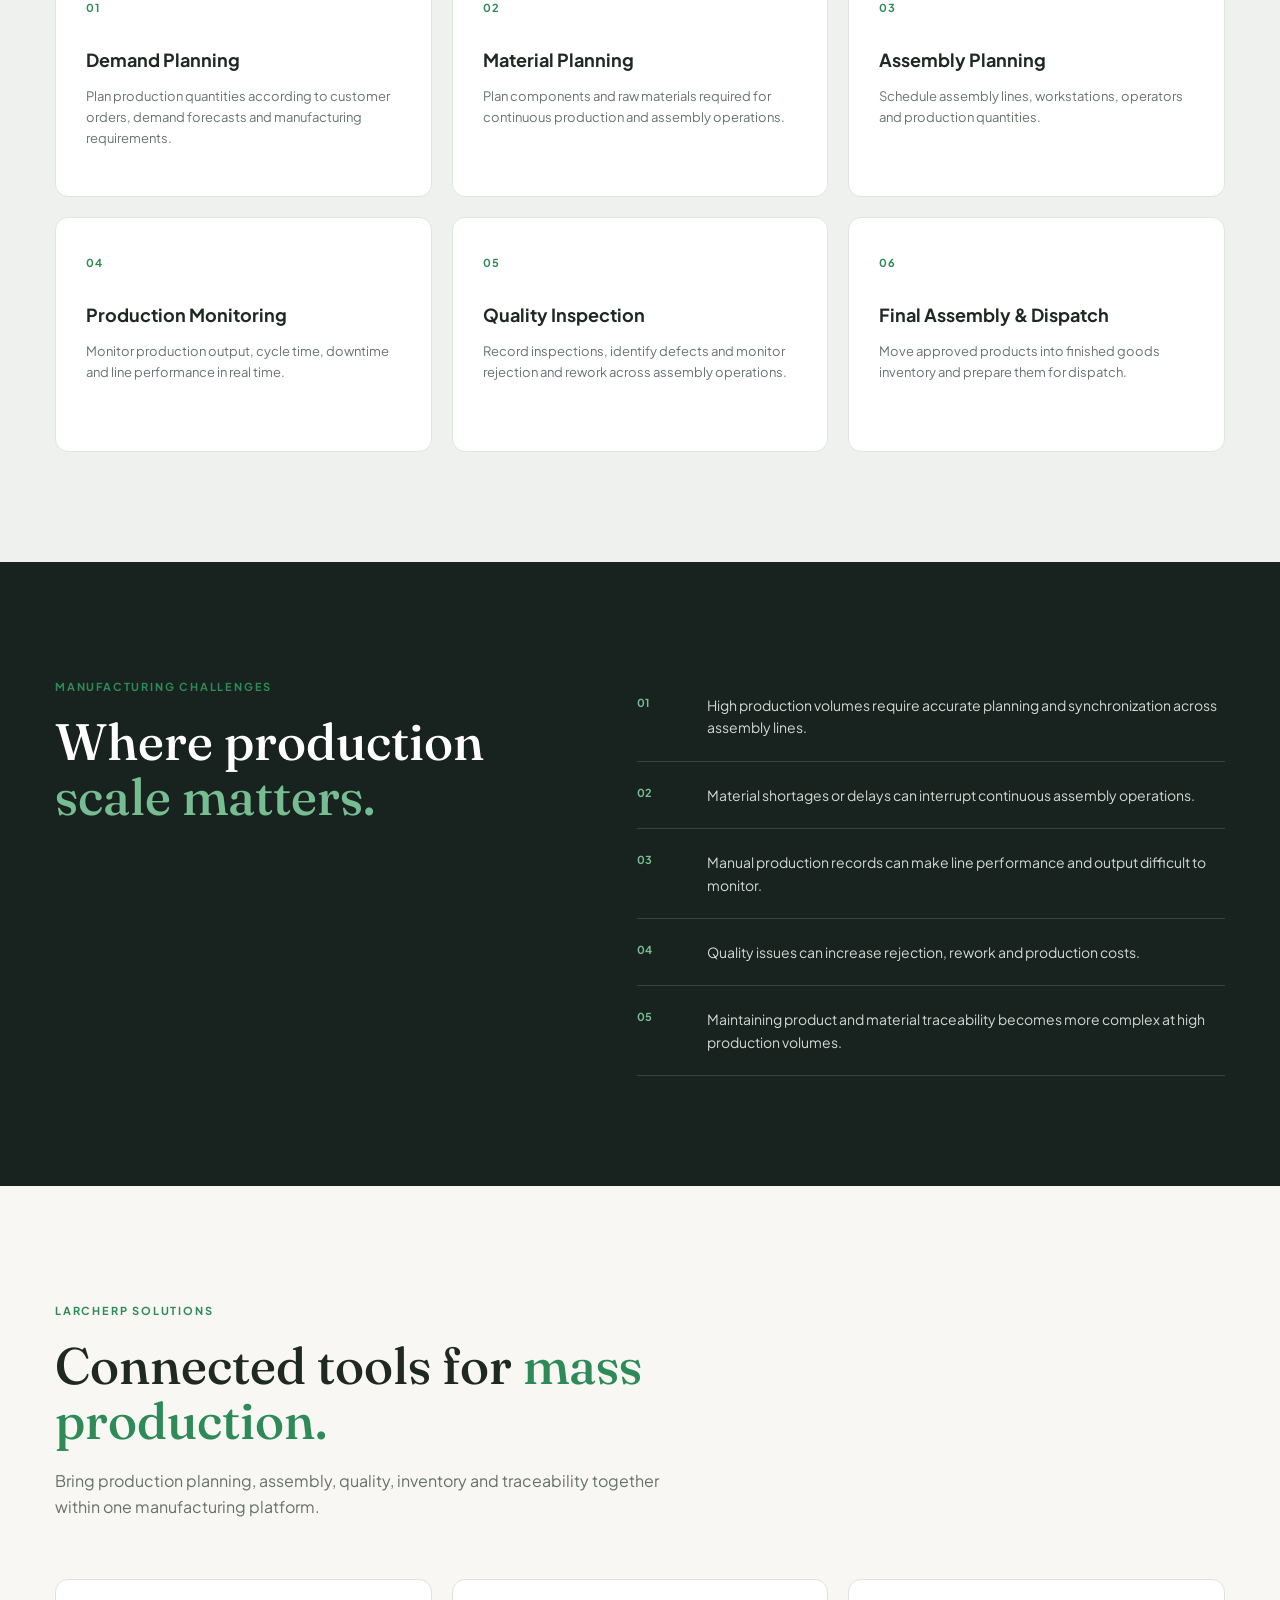
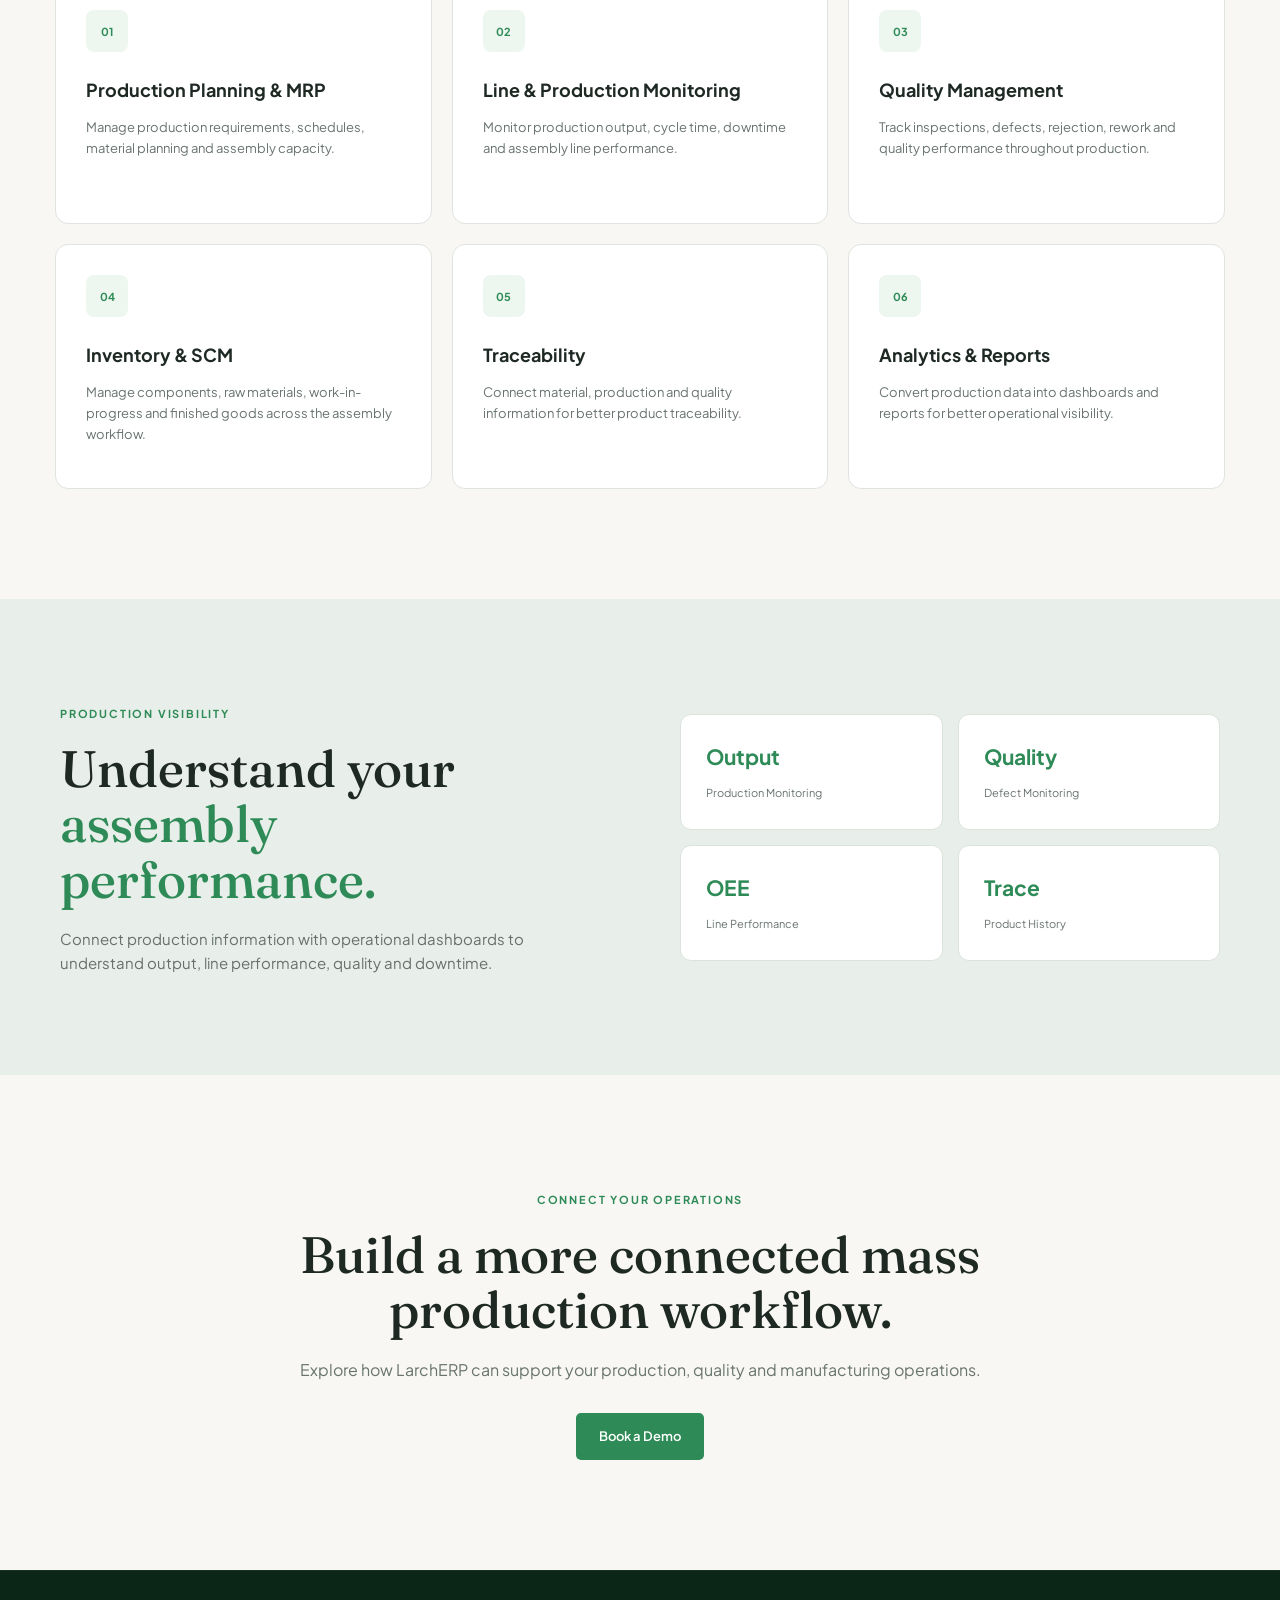
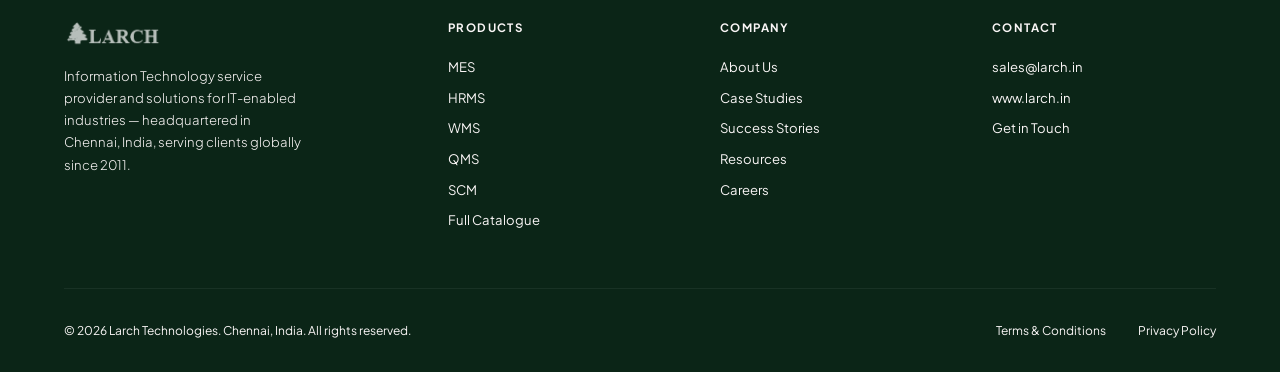
<file: mass production assembly.html>
<!DOCTYPE html>
<html lang="en">
<head>
    <meta charset="UTF-8">
    <meta name="viewport" content="width=device-width, initial-scale=1.0">

    <title>Mass Production Assembly | Larch Technologies</title>

    <link rel="stylesheet" href="injection molding.css">

    <link rel="preconnect" href="https://fonts.googleapis.com">
    <link rel="preconnect" href="https://fonts.gstatic.com" crossorigin>

    <link href="https://fonts.googleapis.com/css2?family=Fraunces:opsz,wght@9..144,400;9..144,500;9..144,600&family=Plus+Jakarta+Sans:wght@400;500;600;700&display=swap" rel="stylesheet">
</head>

<body>

<nav id="nav">

    <div class="nav-logo">
        <a href="index.html">
            <img src="images/LarchLogo.png" alt="Larch Technologies">
        </a>
    </div>

    <ul class="nav-links">

        <li>
            <a href="index.html#features">
                Adopting IATF
            </a>
        </li>

        <li class="nav-dropdown" id="automotiveDropdown">

            <a href="javascript:void(0);"
               class="nav-dropdown-link"
               id="automotiveToggle">

                Automotive 5.0

                <span class="dropdown-arrow">▼</span>

            </a>

            <ul class="dropdown-menu">

                <li>
                    <a href="injection molding.html">

                        Injection Molding

                        <span class="insight-data">
                            Manufacturing process used to produce
                            high-volume identical parts...

                            <span class="read-more">
                                Read more
                            </span>
                        </span>

                    </a>
                </li>

                <li>
                    <a href="wiring harness.html">

                        Wiring Harness

                        <span class="insight-data">
                            Manufactures organized assemblies of
                            cables, wires, and connectors that transmit
                            electrical power and signals...

                            <span class="read-more">
                                Read more
                            </span>
                        </span>

                    </a>
                </li>

                <li class="ems-item">

                    <a href="ems.html">

                        Electronic Manufacturing Services (EMS)

                        <span class="insight-data">
                            The design, testing, manufacturing, and
                            distribution of electronic components
                            and assemblies...

                            <span class="read-more">
                                Read more
                            </span>
                        </span>

                    </a>

                </li>

                <li>
                    <a href="mass production assembly.html">

                        Mass Production Assembly

                        <span class="insight-data">
                            Manufactures large quantities of
                            standardized products through a
                            structured and continuous assembly flow...

                            <span class="read-more">
                                Read more
                            </span>
                        </span>

                    </a>
                </li>

            </ul>

        </li>

        <li>
            <a href="index.html#features">
                Core Tools
            </a>
        </li>

        <li>
            <a href="index.html#cases">
                Case Studies
            </a>
        </li>

        <li>
            <a href="index.html#about">
                About Us
            </a>
        </li>

        <li>
            <a href="index.html#careers">
                Careers
            </a>
        </li>

    </ul>

    <a href="index.html#contact" class="nav-demo-btn">
        Book Demo
    </a>

</nav>


<!-- HERO -->

<section class="hero">

    <div class="hero-content">

        <span class="eyebrow">
            AUTOMOTIVE 5.0
        </span>

        <h1>
            Mass Production
            <span>Assembly</span>
        </h1>

        <p>
            Connect production planning, assembly operations,
            quality, inventory, traceability and performance
            monitoring across high-volume manufacturing.
        </p>

        <div class="hero-buttons">

            <a href="#solutions" class="primary-btn">
                Explore Solutions
            </a>

            <a href="#process" class="secondary-btn">
                View Process
            </a>

        </div>

    </div>

    <div class="hero-image">

        <img src="images/mass production assembly.jpg"
             alt="Mass production assembly manufacturing">

    </div>

</section>


<!-- INTRO -->

<section class="intro section">

    <div class="section-label">
        MASS PRODUCTION ASSEMBLY
    </div>

    <div class="intro-grid">

        <div>

            <h2>
                Consistency at every
                <span>production stage.</span>
            </h2>

        </div>

        <div>

            <p>
                Mass production assembly requires synchronized
                planning, material availability, standardized
                processes and consistent quality across large
                production volumes.
            </p>

            <p>
                LarchERP connects these activities through a
                unified manufacturing workflow, helping teams
                monitor production performance and maintain
                visibility across the shop floor.
            </p>

        </div>

    </div>

</section>


<!-- PRODUCTION FLOW -->

<section class="process-section section" id="process">

    <div class="section-heading">

        <span class="section-label">
            PRODUCTION FLOW
        </span>

        <h2>
            From production planning
            <span>to final assembly.</span>
        </h2>

        <p>
            Manage high-volume assembly operations through
            connected manufacturing processes.
        </p>

    </div>

    <div class="process-grid">

        <div class="process-card">

            <span class="process-number">01</span>

            <h3>Demand Planning</h3>

            <p>
                Plan production quantities according to customer
                orders, demand forecasts and manufacturing
                requirements.
            </p>

        </div>


        <div class="process-card">

            <span class="process-number">02</span>

            <h3>Material Planning</h3>

            <p>
                Plan components and raw materials required for
                continuous production and assembly operations.
            </p>

        </div>


        <div class="process-card">

            <span class="process-number">03</span>

            <h3>Assembly Planning</h3>

            <p>
                Schedule assembly lines, workstations, operators
                and production quantities.
            </p>

        </div>


        <div class="process-card">

            <span class="process-number">04</span>

            <h3>Production Monitoring</h3>

            <p>
                Monitor production output, cycle time, downtime
                and line performance in real time.
            </p>

        </div>


        <div class="process-card">

            <span class="process-number">05</span>

            <h3>Quality Inspection</h3>

            <p>
                Record inspections, identify defects and monitor
                rejection and rework across assembly operations.
            </p>

        </div>


        <div class="process-card">

            <span class="process-number">06</span>

            <h3>Final Assembly & Dispatch</h3>

            <p>
                Move approved products into finished goods
                inventory and prepare them for dispatch.
            </p>

        </div>

    </div>

</section>


<!-- CHALLENGES -->

<section class="challenge-section section">

    <div class="challenge-grid">

        <div>

            <span class="section-label">
                MANUFACTURING CHALLENGES
            </span>

            <h2>
                Where production
                <span>scale matters.</span>
            </h2>

        </div>


        <div class="challenge-list">

            <div class="challenge-item">

                <span>01</span>

                <p>
                    High production volumes require accurate
                    planning and synchronization across assembly
                    lines.
                </p>

            </div>


            <div class="challenge-item">

                <span>02</span>

                <p>
                    Material shortages or delays can interrupt
                    continuous assembly operations.
                </p>

            </div>


            <div class="challenge-item">

                <span>03</span>

                <p>
                    Manual production records can make line
                    performance and output difficult to monitor.
                </p>

            </div>


            <div class="challenge-item">

                <span>04</span>

                <p>
                    Quality issues can increase rejection,
                    rework and production costs.
                </p>

            </div>


            <div class="challenge-item">

                <span>05</span>

                <p>
                    Maintaining product and material traceability
                    becomes more complex at high production
                    volumes.
                </p>

            </div>

        </div>

    </div>

</section>


<!-- SOLUTIONS -->

<section class="solutions-section section" id="solutions">

    <div class="section-heading">

        <span class="section-label">
            LARCHERP SOLUTIONS
        </span>

        <h2>
            Connected tools for
            <span>mass production.</span>
        </h2>

        <p>
            Bring production planning, assembly, quality,
            inventory and traceability together within one
            manufacturing platform.
        </p>

    </div>


    <div class="solution-grid">

        <div class="solution-card">

            <div class="solution-number">
                01
            </div>

            <h3>
                Production Planning & MRP
            </h3>

            <p>
                Manage production requirements, schedules,
                material planning and assembly capacity.
            </p>

        </div>


        <div class="solution-card">

            <div class="solution-number">
                02
            </div>

            <h3>
                Line & Production Monitoring
            </h3>

            <p>
                Monitor production output, cycle time,
                downtime and assembly line performance.
            </p>

        </div>


        <div class="solution-card">

            <div class="solution-number">
                03
            </div>

            <h3>
                Quality Management
            </h3>

            <p>
                Track inspections, defects, rejection,
                rework and quality performance throughout
                production.
            </p>

        </div>


        <div class="solution-card">

            <div class="solution-number">
                04
            </div>

            <h3>
                Inventory & SCM
            </h3>

            <p>
                Manage components, raw materials, work-in-progress
                and finished goods across the assembly workflow.
            </p>

        </div>


        <div class="solution-card">

            <div class="solution-number">
                05
            </div>

            <h3>
                Traceability
            </h3>

            <p>
                Connect material, production and quality
                information for better product traceability.
            </p>

        </div>


        <div class="solution-card">

            <div class="solution-number">
                06
            </div>

            <h3>
                Analytics & Reports
            </h3>

            <p>
                Convert production data into dashboards and
                reports for better operational visibility.
            </p>

        </div>

    </div>

</section>


<!-- VISIBILITY -->

<section class="visibility-section">

    <div class="visibility-content">

        <span class="section-label">
            PRODUCTION VISIBILITY
        </span>

        <h2>
            Understand your
            <span>assembly performance.</span>
        </h2>

        <p>
            Connect production information with operational
            dashboards to understand output, line performance,
            quality and downtime.
        </p>

    </div>


    <div class="visibility-grid">

        <div class="visibility-card">

            <strong>Output</strong>

            <span>
                Production Monitoring
            </span>

        </div>


        <div class="visibility-card">

            <strong>Quality</strong>

            <span>
                Defect Monitoring
            </span>

        </div>


        <div class="visibility-card">

            <strong>OEE</strong>

            <span>
                Line Performance
            </span>

        </div>


        <div class="visibility-card">

            <strong>Trace</strong>

            <span>
                Product History
            </span>

        </div>

    </div>

</section>


<!-- CTA -->

<section class="cta-section">

    <div>

        <span class="section-label">
            CONNECT YOUR OPERATIONS
        </span>

        <h2>
            Build a more connected
            mass production workflow.
        </h2>

        <p>
            Explore how LarchERP can support your production,
            quality and manufacturing operations.
        </p>

        <a href="index.html#contact" class="primary-btn">
            Book a Demo
        </a>

    </div>

</section>


<!-- FOOTER -->

<footer>

    <div class="foot-top">

        <div class="foot-brand">

            <img src="images/LarchLogo.png"
                 alt="Larch Technologies">

            <p>
                Information Technology service provider and
                solutions for IT-enabled industries —
                headquartered in Chennai, India, serving
                clients globally since 2011.
            </p>

        </div>


        <div class="foot-col">

            <h4>Products</h4>

            <a href="index.html#features">MES</a>
            <a href="index.html#features">HRMS</a>
            <a href="index.html#features">WMS</a>
            <a href="index.html#features">QMS</a>
            <a href="index.html#features">SCM</a>
            <a href="index.html#catalogue">Full Catalogue</a>

        </div>


        <div class="foot-col">

            <h4>Company</h4>

            <a href="index.html#about">About Us</a>
            <a href="index.html#cases">Case Studies</a>
            <a href="index.html#stories">Success Stories</a>
            <a href="index.html#resources">Resources</a>
            <a href="index.html#careers">Careers</a>

        </div>


        <div class="foot-col">

            <h4>Contact</h4>

            <a href="mailto:sales@larch.in">
                sales@larch.in
            </a>

            <a href="https://larch.in" target="_blank">
                www.larch.in
            </a>

            <a href="index.html#contact">
                Get in Touch
            </a>

        </div>

    </div>


    <div class="foot-bottom">

        <div class="foot-copy">
            &copy; 2026 Larch Technologies.
            Chennai, India. All rights reserved.
        </div>

        <div class="foot-legal">

            <a href="terms&con.html">
                Terms &amp; Conditions
            </a>

            <a href="privacy.html">
                Privacy Policy
            </a>

        </div>

    </div>

</footer>

</body>
</html>
</file>
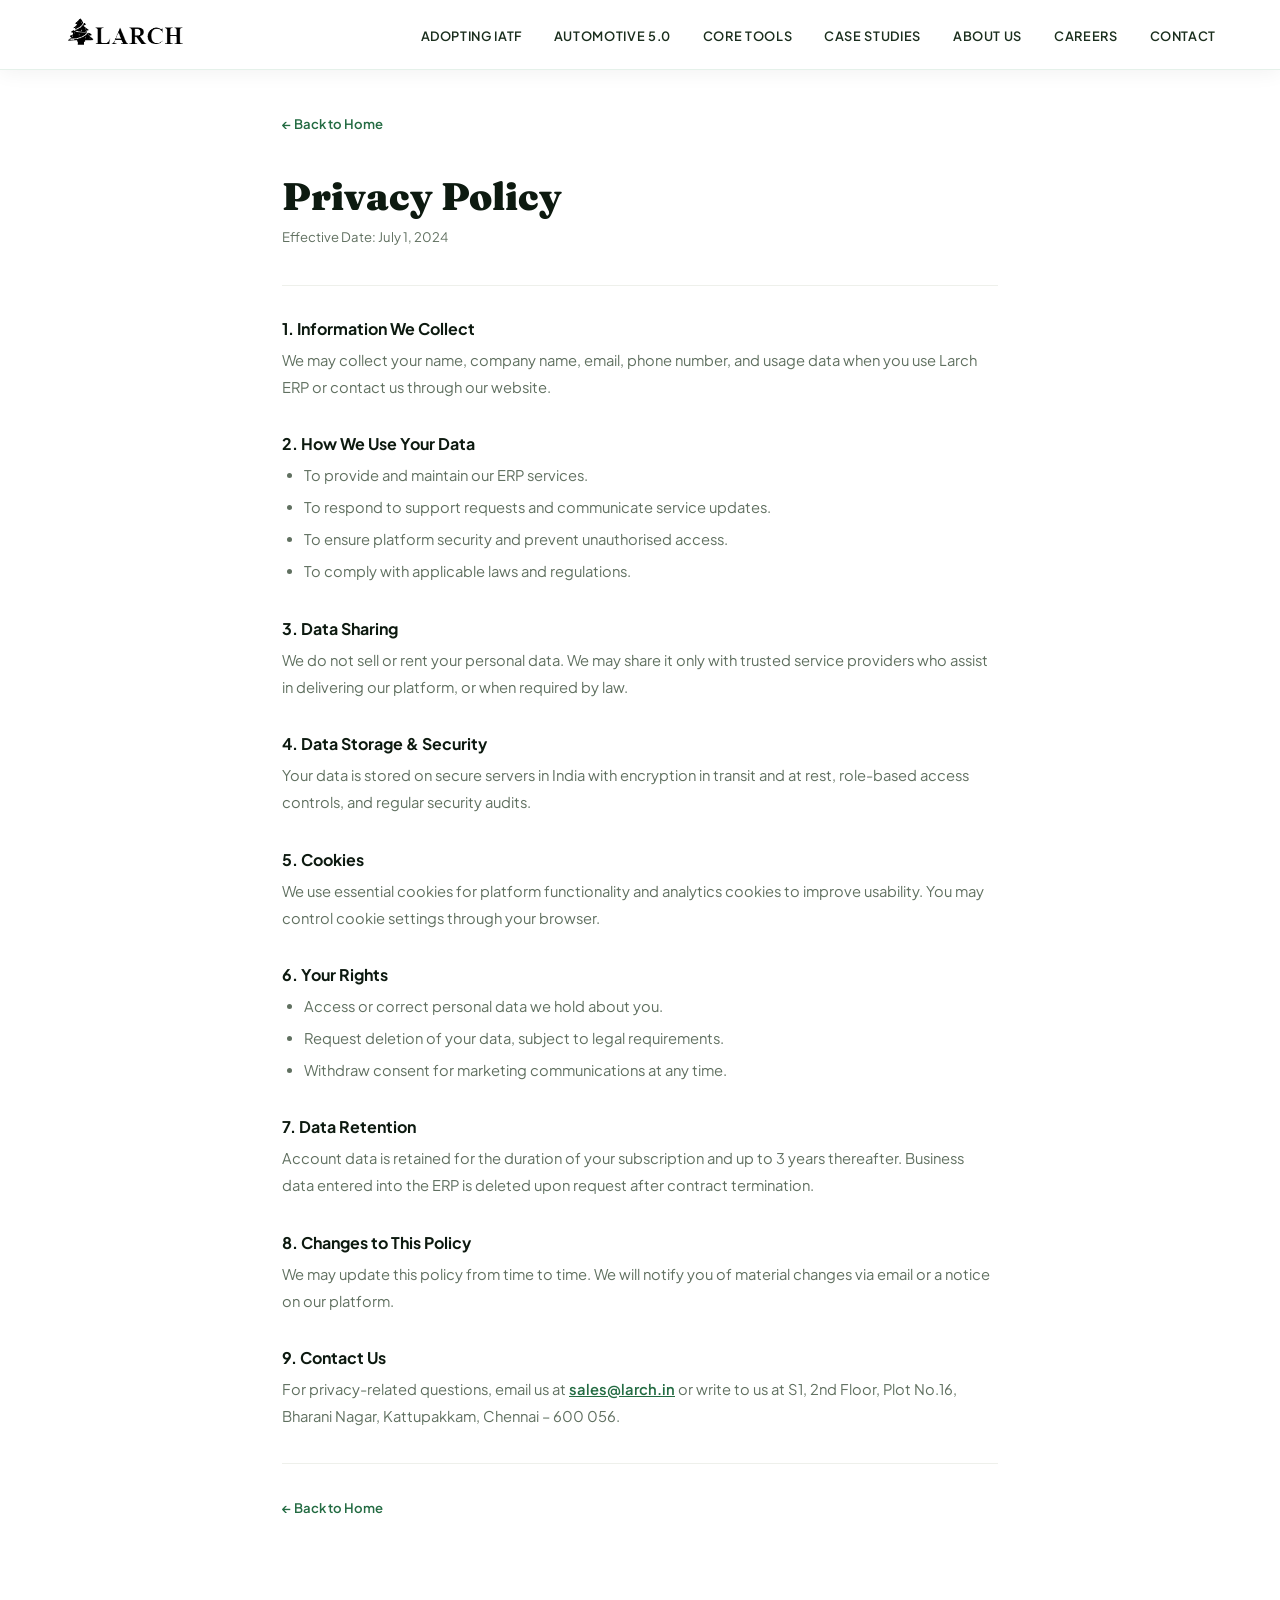
<file: privacy.html>
<!DOCTYPE html>
<html lang="en">
<head>
<meta charset="UTF-8">
<meta name="viewport" content="width=device-width, initial-scale=1.0">
<title>Privacy Policy – Larch Technologies</title>
<link rel="stylesheet" href="style.css">
<style>
  .legal-wrap {
    max-width: 780px;
    margin: 0 auto;
    padding: 7rem 2rem 5rem;
  }
  .back-btn {
    display: inline-flex;
    align-items: center;
    gap: .5rem;
    font-size: .82rem;
    font-weight: 600;
    color: var(--green-600);
    text-decoration: none;
    margin-bottom: 2.5rem;
    transition: gap .2s;
  }
  .back-btn:hover { gap: .8rem; }
  .legal-wrap h1 {
    font-family: 'Fraunces', serif;
    font-size: 2.4rem;
    font-weight: 900;
    color: var(--dark);
    margin-bottom: .5rem;
  }
  .legal-wrap .date {
    font-size: .82rem;
    color: var(--muted);
    margin-bottom: 2.5rem;
    display: block;
  }
  .legal-wrap h2 {
    font-size: 1rem;
    font-weight: 700;
    color: var(--dark);
    margin: 2rem 0 .5rem;
  }
  .legal-wrap p, .legal-wrap li {
    font-size: .92rem;
    line-height: 1.85;
    color: var(--muted);
  }
  .legal-wrap ul {
    padding-left: 1.4rem;
    margin: .4rem 0;
  }
  .legal-wrap li { margin-bottom: .3rem; }
  hr { border: none; border-top: 1px solid var(--light); margin: 2rem 0; }
</style>
</head>
<body>
<nav id="nav" class="solid">
  <div class="nav-logo">
    <a href="index.html">
        <img src="images/LarchLogo.png" alt="Larch Technologies">
    </a>
  </div>
  <ul class="nav-links">
    <li><a href="index.html#features">Adopting IATF</a></li>
    <li><a href="index.html#cases">Automotive 5.0</a></li>
    <li><a href="index.html#features">Core Tools</a></li>
    <li><a href="index.html#cases">Case Studies</a></li>
    <li><a href="index.html#about">About Us</a></li>
    <li><a href="index.html#careers">Careers</a></li>
    <li><a href="index.html#contact">Contact</a></li>
  </ul>
</nav>

<div class="legal-wrap">
  <a class="back-btn" href="index.html">&#8592; Back to Home</a>

  <h1>Privacy Policy</h1>
  <span class="date">Effective Date: July 1, 2024</span>

  <hr>

  <h2>1. Information We Collect</h2>
  <p>We may collect your name, company name, email, phone number, and usage data when you use Larch ERP or contact us through our website.</p>

  <h2>2. How We Use Your Data</h2>
  <ul>
    <li>To provide and maintain our ERP services.</li>
    <li>To respond to support requests and communicate service updates.</li>
    <li>To ensure platform security and prevent unauthorised access.</li>
    <li>To comply with applicable laws and regulations.</li>
  </ul>

  <h2>3. Data Sharing</h2>
  <p>We do not sell or rent your personal data. We may share it only with trusted service providers who assist in delivering our platform, or when required by law.</p>

  <h2>4. Data Storage &amp; Security</h2>
  <p>Your data is stored on secure servers in India with encryption in transit and at rest, role-based access controls, and regular security audits.</p>

  <h2>5. Cookies</h2>
  <p>We use essential cookies for platform functionality and analytics cookies to improve usability. You may control cookie settings through your browser.</p>

  <h2>6. Your Rights</h2>
  <ul>
    <li>Access or correct personal data we hold about you.</li>
    <li>Request deletion of your data, subject to legal requirements.</li>
    <li>Withdraw consent for marketing communications at any time.</li>
  </ul>

  <h2>7. Data Retention</h2>
  <p>Account data is retained for the duration of your subscription and up to 3 years thereafter. Business data entered into the ERP is deleted upon request after contract termination.</p>

  <h2>8. Changes to This Policy</h2>
  <p>We may update this policy from time to time. We will notify you of material changes via email or a notice on our platform.</p>

  <h2>9. Contact Us</h2>
  <p>For privacy-related questions, email us at <a href="mailto:sales@larch.in" style="color:var(--green-600);font-weight:600;">sales@larch.in</a> or write to us at S1, 2nd Floor, Plot No.16, Bharani Nagar, Kattupakkam, Chennai – 600 056.</p>

  <hr>
  <a class="back-btn" href="index.html">&#8592; Back to Home</a>
</div>
</body>
</html>
</file>
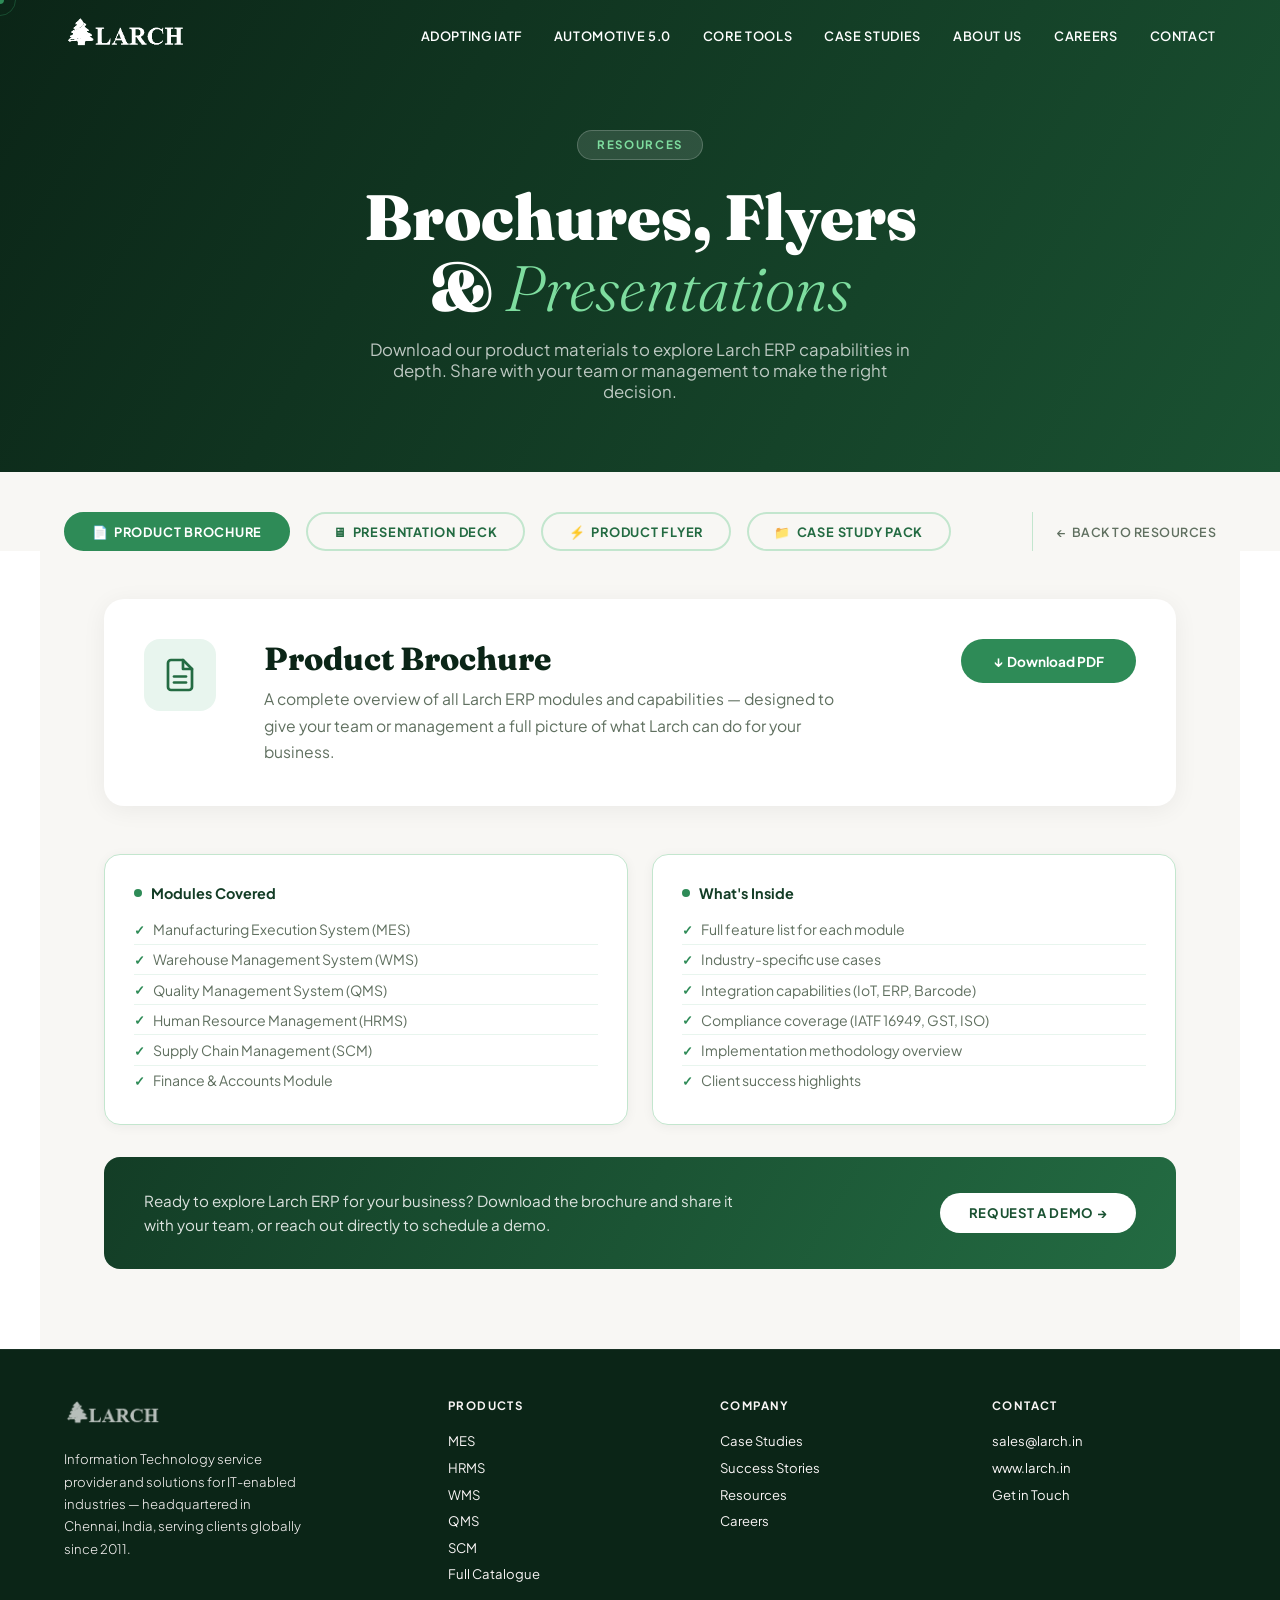
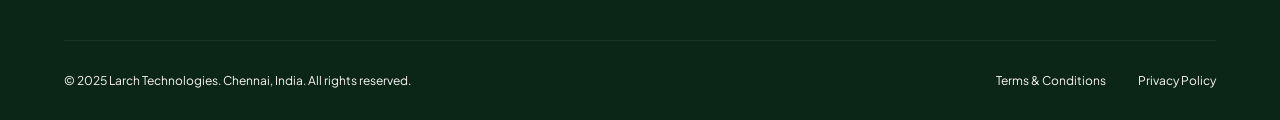
<file: resources.html>
<!DOCTYPE html>
<html lang="en">
<head>
<meta charset="UTF-8">
<meta name="viewport" content="width=device-width, initial-scale=1.0">
<title>Resources – Larch ERP</title>
<link rel="stylesheet" href="style.css">
<style>
  /* ── PAGE HERO ── */
  .page-hero{background:linear-gradient(120deg,var(--green-900) 0%,var(--green-700) 100%);padding:130px 4rem 70px;text-align:center}
  .page-hero .eyebrow{display:inline-block;background:rgba(255,255,255,.12);border:1px solid rgba(255,255,255,.2);color:#7edd9f;font-size:.72rem;font-weight:700;letter-spacing:.14em;text-transform:uppercase;padding:.4rem 1.2rem;border-radius:100px;margin-bottom:1.4rem}
  .page-hero h1{font-family:'Fraunces',serif;font-size:clamp(2.4rem,5vw,4rem);font-weight:900;color:#fff;line-height:1.1;margin-bottom:1rem}
  .page-hero h1 em{color:#7edd9f;font-style:italic;font-weight:300}
  .page-hero p{color:rgba(255,255,255,.72);font-size:1.05rem;max-width:560px;margin:0 auto}

  /* ── RESOURCE TABS ── */
  .res-tabs{display:flex;justify-content:center;gap:1rem;flex-wrap:wrap;padding:2.5rem 4rem 0;background:var(--off)}
  .res-tab{background:none;border:2px solid var(--green-100);color:var(--green-600);font-family:'Plus Jakarta Sans',sans-serif;font-size:.8rem;font-weight:700;letter-spacing:.06em;text-transform:uppercase;padding:.6rem 1.6rem;border-radius:100px;cursor:pointer;transition:all .25s}
  .res-tab.active,.res-tab:hover{background:var(--green-500);border-color:var(--green-500);color:#fff}

  /* ── RESOURCE PANELS ── */
  .res-panel{display:none;padding:3rem 4rem 5rem;background:var(--off);max-width:1200px;margin:0 auto}
  .res-panel.active{display:block}

  /* ── PANEL HEADER ── */
  .panel-header{display:flex;align-items:flex-start;gap:3rem;margin-bottom:3rem;background:#fff;border-radius:20px;padding:2.5rem;box-shadow:0 4px 24px rgba(0,0,0,.06)}
  .panel-icon{width:72px;height:72px;background:var(--green-50);border-radius:16px;display:flex;align-items:center;justify-content:center;flex-shrink:0}
  .panel-icon svg{width:36px;height:36px;stroke:var(--green-600);fill:none;stroke-width:1.8;stroke-linecap:round;stroke-linejoin:round}
  .panel-header-text h2{font-family:'Fraunces',serif;font-size:2rem;font-weight:800;color:var(--green-900);margin-bottom:.5rem}
  .panel-header-text p{color:var(--muted);line-height:1.7;font-size:.98rem;max-width:600px}
  .panel-dl-btn{margin-left:auto;flex-shrink:0;background:var(--green-500);color:#fff;border:none;padding:.85rem 2rem;font-family:'Plus Jakarta Sans',sans-serif;font-size:.85rem;font-weight:700;border-radius:100px;cursor:pointer;text-decoration:none;display:inline-flex;align-items:center;gap:.5rem;transition:all .25s;white-space:nowrap}
  .panel-dl-btn:hover{background:var(--green-600);transform:translateY(-2px);box-shadow:0 8px 24px rgba(46,139,87,.3)}

  /* ── CONTENT GRID ── */
  .panel-grid{display:grid;grid-template-columns:1fr 1fr;gap:1.5rem;margin-bottom:2rem}
  .panel-grid.three{grid-template-columns:1fr 1fr 1fr}
  .panel-card{background:#fff;border-radius:16px;padding:1.8rem;box-shadow:0 2px 12px rgba(0,0,0,.05);border:1px solid var(--green-100)}
  .panel-card h4{font-size:.9rem;font-weight:700;color:var(--green-800);margin-bottom:.8rem;display:flex;align-items:center;gap:.6rem}
  .panel-card h4::before{content:'';width:8px;height:8px;background:var(--green-500);border-radius:50%;flex-shrink:0}
  .panel-card ul{list-style:none;padding:0}
  .panel-card ul li{font-size:.88rem;color:var(--muted);padding:.35rem 0;border-bottom:1px solid var(--green-50);display:flex;align-items:flex-start;gap:.5rem}
  .panel-card ul li::before{content:'✓';color:var(--green-500);font-weight:700;font-size:.8rem;margin-top:.1rem;flex-shrink:0}
  .panel-card ul li:last-child{border-bottom:none}

  /* ── HIGHLIGHT STRIP ── */
  .panel-highlight{background:linear-gradient(120deg,var(--green-800),var(--green-600));border-radius:16px;padding:2rem 2.5rem;display:flex;align-items:center;justify-content:space-between;gap:2rem;flex-wrap:wrap;margin-top:1.5rem}
  .panel-highlight p{color:rgba(255,255,255,.85);font-size:.95rem;line-height:1.6;max-width:600px}
  .panel-highlight a{background:#fff;color:var(--green-700);font-weight:700;font-size:.82rem;letter-spacing:.05em;text-transform:uppercase;padding:.7rem 1.8rem;border-radius:100px;text-decoration:none;transition:all .2s;white-space:nowrap}
  .panel-highlight a:hover{background:var(--green-50);transform:translateY(-1px)}

  /* ── BACK LINK ── */
  .back-link{color:var(--muted);font-size:.78rem;font-weight:600;text-decoration:none;letter-spacing:.04em;text-transform:uppercase;display:inline-flex;align-items:center;gap:.4rem;transition:color .2s;margin-left:auto;border-left:1px solid var(--green-100);padding-left:1.5rem}
  .back-link:hover{color:var(--green-800)}

  /* ── CASE STUDY CARDS ── */
  .cs-card{display:flex;flex-direction:column;gap:.8rem}
  .cs-tag{display:inline-block;background:var(--green-50);color:var(--green-700);font-size:.7rem;font-weight:700;letter-spacing:.1em;text-transform:uppercase;padding:.3rem .9rem;border-radius:100px;border:1px solid var(--green-100);width:fit-content}
  .cs-card h4{font-size:.95rem;font-weight:700;color:var(--green-900);margin:0}
  .cs-card h4::before{display:none}
  .cs-metrics{display:flex;gap:.8rem;flex-wrap:wrap;margin-top:.4rem}
  .cs-metrics span{background:var(--green-50);border:1px solid var(--green-100);border-radius:8px;padding:.35rem .75rem;font-size:.78rem;color:var(--muted)}
  .cs-metrics span strong{color:var(--green-700);font-weight:800}
  .cs-dl-btn{margin-top:auto;display:inline-flex;align-items:center;gap:.5rem;background:var(--green-700);color:#fff;text-decoration:none;font-size:.8rem;font-weight:700;letter-spacing:.04em;padding:.65rem 1.4rem;border-radius:100px;transition:all .25s;width:fit-content}
  .cs-dl-btn:hover{background:var(--green-900);transform:translateY(-2px);box-shadow:0 6px 18px rgba(46,139,87,.3)}

  @media(max-width:768px){
    .page-hero,.res-tabs,.res-panel{padding-left:1.5rem;padding-right:1.5rem}
    .back-link{margin-left:0;border-left:none;padding-left:0}
    .panel-header{flex-direction:column;gap:1.5rem}
    .panel-dl-btn{margin-left:0}
    .panel-grid,.panel-grid.three{grid-template-columns:1fr}
    .panel-highlight{flex-direction:column}
  }
</style>
</head>
<body>

<div class="cur" id="cur"></div>
<div class="cur-r" id="cur-r"></div>

<!-- NAV -->
<nav id="nav" class="solid">
  <div class="nav-logo">
    <a href="index.html">
        <img src="images/LarchLogo.png" alt="Larch Technologies">
    </a>
</div>
  <ul class="nav-links">
    <li><a href="index.html#features">Adopting IATF</a></li>
    <li><a href="index.html#cases">Automotive 5.0</a></li>
    <li><a href="index.html#features">Core Tools</a></li>
    <li><a href="index.html#cases">Case Studies</a></li>
    <li><a href="index.html#about">About Us</a></li>
    <li><a href="index.html#careers">Careers</a></li>
    <li><a href="index.html#contact">Contact</a></li>
  </ul>
</nav>

<!-- PAGE HERO -->
<div class="page-hero">
  <div class="eyebrow">Resources</div>
  <h1>Brochures, Flyers<br>&amp; <em>Presentations</em></h1>
  <p>Download our product materials to explore Larch ERP capabilities in depth. Share with your team or management to make the right decision.</p>
</div>

<!-- TABS -->
<div class="res-tabs" id="resTabs">
  <button class="res-tab active" onclick="showPanel('brochure',this)">
    📄 &nbsp;Product Brochure
  </button>
  <button class="res-tab" onclick="showPanel('deck',this)">
    🖥 &nbsp;Presentation Deck
  </button>
  <button class="res-tab" onclick="showPanel('flyer',this)">
    ⚡ &nbsp;Product Flyer
  </button>
  <button class="res-tab" onclick="showPanel('casestudy',this)">
    📁 &nbsp;Case Study Pack
  </button>
  <a class="back-link" href="index.html#resources">&#8592; &nbsp;Back to Resources</a>
</div>

<!-- ══════════════════════════════════════════
     PANEL 1 – PRODUCT BROCHURE
════════════════════════════════════════════ -->
<div class="res-panel active" id="panel-brochure">
  <div class="panel-header">
    <div class="panel-icon">
      <svg viewBox="0 0 24 24"><path d="M14 2H6a2 2 0 0 0-2 2v16a2 2 0 0 0 2 2h12a2 2 0 0 0 2-2V8z"/><polyline points="14,2 14,8 20,8"/><line x1="16" y1="13" x2="8" y2="13"/><line x1="16" y1="17" x2="8" y2="17"/></svg>
    </div>
    <div class="panel-header-text">
      <h2>Product Brochure</h2>
      <p>A complete overview of all Larch ERP modules and capabilities — designed to give your team or management a full picture of what Larch can do for your business.</p>
    </div>
    <a class="panel-dl-btn" href="resource docs/Larch_Portfolio.pdf" target="_blank">
      ↓ &nbsp;Download PDF
    </a>
  </div>

  <div class="panel-grid">
    <div class="panel-card">
      <h4>Modules Covered</h4>
      <ul>
        <li>Manufacturing Execution System (MES)</li>
        <li>Warehouse Management System (WMS)</li>
        <li>Quality Management System (QMS)</li>
        <li>Human Resource Management (HRMS)</li>
        <li>Supply Chain Management (SCM)</li>
        <li>Finance & Accounts Module</li>
      </ul>
    </div>
    <div class="panel-card">
      <h4>What's Inside</h4>
      <ul>
        <li>Full feature list for each module</li>
        <li>Industry-specific use cases</li>
        <li>Integration capabilities (IoT, ERP, Barcode)</li>
        <li>Compliance coverage (IATF 16949, GST, ISO)</li>
        <li>Implementation methodology overview</li>
        <li>Client success highlights</li>
      </ul>
    </div>
  </div>

  <div class="panel-highlight">
    <p>Ready to explore Larch ERP for your business? Download the brochure and share it with your team, or reach out directly to schedule a demo.</p>
    <a href="index.html#contact">Request a Demo &rarr;</a>
  </div>
</div>

<!-- ══════════════════════════════════════════
     PANEL 2 – PRESENTATION DECK
════════════════════════════════════════════ -->
<div class="res-panel" id="panel-deck">
  <div class="panel-header">
    <div class="panel-icon">
      <svg viewBox="0 0 24 24"><rect x="2" y="3" width="20" height="14" rx="2"/><path d="M8 21h8M12 17v4"/></svg>
    </div>
    <div class="panel-header-text">
      <h2>Presentation Deck</h2>
      <p>Ready-to-present slides built for management reviews and stakeholder meetings. Walk your leadership team through Larch ERP's value proposition with clarity and confidence.</p>
    </div>
    <a class="panel-dl-btn" href="mailto:sales@larch.in?subject=Request – Larch ERP Presentation Deck">
      ✉ &nbsp;Request Deck
    </a>
  </div>

  <div class="panel-grid three">
    <div class="panel-card">
      <h4>Deck Highlights</h4>
      <ul>
        <li>Company overview – since 2011</li>
        <li>Problem statement & market context</li>
        <li>Larch ERP solution architecture</li>
        <li>Module-by-module walkthrough</li>
        <li>ROI metrics and KPI benchmarks</li>
      </ul>
    </div>
    <div class="panel-card">
      <h4>Audience Ready For</h4>
      <ul>
        <li>C-Suite & Board presentations</li>
        <li>IT Heads & Project Managers</li>
        <li>Operations & Plant Heads</li>
        <li>Finance & Procurement teams</li>
        <li>Vendor evaluation committees</li>
      </ul>
    </div>
    <div class="panel-card">
      <h4>Slide Topics</h4>
      <ul>
        <li>Why ERP — The Cost of Disconnected Systems</li>
        <li>Larch ERP Platform Overview</li>
        <li>Industry-Specific Modules</li>
        <li>Live Dashboard & Reporting</li>
        <li>Implementation Timeline & Support</li>
      </ul>
    </div>
  </div>

  <div class="panel-highlight">
    <p>The presentation deck is available on request. Our team will send it to you customised for your industry vertical within 24 hours.</p>
    <a href="mailto:sales@larch.in?subject=Request – Larch ERP Presentation Deck">Request Now &rarr;</a>
  </div>
</div>

<!-- ══════════════════════════════════════════
     PANEL 3 – PRODUCT FLYER
════════════════════════════════════════════ -->
<div class="res-panel" id="panel-flyer">
  <div class="panel-header">
    <div class="panel-icon">
      <svg viewBox="0 0 24 24"><path d="M21 15v4a2 2 0 0 1-2 2H5a2 2 0 0 1-2-2v-4"/><polyline points="7,10 12,15 17,10"/><line x1="12" y1="15" x2="12" y2="3"/></svg>
    </div>
    <div class="panel-header-text">
      <h2>Product Flyer</h2>
      <p>A quick-glance, one-page feature summary — perfect for printing, sharing with vendors, or handing out at trade shows and industry events.</p>
    </div>
    <a class="panel-dl-btn" href="mailto:sales@larch.in?subject=Request – Larch ERP Product Flyer">
      ✉ &nbsp;Request Flyer
    </a>
  </div>

  <div class="panel-grid">
    <div class="panel-card">
      <h4>Flyer Covers</h4>
      <ul>
        <li>Top 10 Larch ERP features at a glance</li>
        <li>Industries served — Automotive, Manufacturing, Logistics, Retail</li>
        <li>Key metrics achieved by clients</li>
        <li>Contact & website information</li>
        <li>QR code for instant demo booking</li>
      </ul>
    </div>
    <div class="panel-card">
      <h4>Ideal For</h4>
      <ul>
        <li>Trade shows & industry exhibitions</li>
        <li>Vendor & partner meetings</li>
        <li>Internal sharing with procurement teams</li>
        <li>Notice boards and office distribution</li>
        <li>Email attachments for quick reference</li>
      </ul>
    </div>
  </div>

  <div class="panel-highlight">
    <p>Request the product flyer and we'll send you a print-ready PDF as well as a digital version optimised for email and WhatsApp sharing.</p>
    <a href="mailto:sales@larch.in?subject=Request – Larch ERP Product Flyer">Request Flyer &rarr;</a>
  </div>
</div>

<!-- ══════════════════════════════════════════
     PANEL 4 – CASE STUDY PACK
════════════════════════════════════════════ -->
<div class="res-panel" id="panel-casestudy">
  <div class="panel-header">
    <div class="panel-icon">
      <svg viewBox="0 0 24 24"><path d="M22 19a2 2 0 0 1-2 2H4a2 2 0 0 1-2-2V5a2 2 0 0 1 2-2h5l2 3h9a2 2 0 0 1 2 2z"/></svg>
    </div>
    <div class="panel-header-text">
      <h2>Case Study Pack</h2>
      <p>Detailed client success stories across all our industry verticals. Real challenges, real solutions, and measurable results — to help you build confidence in your ERP decision.</p>
    </div>
    <a class="panel-dl-btn" href="mailto:sales@larch.in?subject=Request – Larch ERP Case Study Pack">
      ✉ &nbsp;Request Pack
    </a>
  </div>

  <div class="panel-grid">

    <div class="panel-card cs-card">
      <div class="cs-tag">Automotive Manufacturing</div>
      <h4>Multi-Plant Production Unification</h4>
      <ul>
        <li>Multi-plant production unification across 5 plants</li>
        <li>20% improvement in OEE</li>
        <li>30% reduction in defects</li>
        <li>IATF 16949 compliance achieved</li>
        <li>End-to-end barcode traceability</li>
      </ul>
      <div class="cs-metrics">
        <span><strong>20%</strong> Better OEE</span>
        <span><strong>30%</strong> Less Defects</span>
        <span><strong>18%</strong> Less Downtime</span>
      </div>
      <a class="cs-dl-btn" href="docs/Multi-Plant_Production_Unification.pdf" download target="_blank">
        ↓ &nbsp;Download Case Study
      </a>
    </div>

    <div class="panel-card cs-card">
      <div class="cs-tag">Logistics &amp; Distribution</div>
      <h4>Real-Time Visibility Across Multi-State Operations</h4>
      <ul>
        <li>4-state operations unified on one platform</li>
        <li>60% reduction in manual data entry</li>
        <li>100% GST compliance automated</li>
        <li>Procurement cycle time cut by 40%</li>
        <li>Real-time management dashboards</li>
      </ul>
      <div class="cs-metrics">
        <span><strong>60%</strong> Less Manual Work</span>
        <span><strong>4</strong> States Unified</span>
        <span><strong>40%</strong> Faster Procurement</span>
      </div>
      <a class="cs-dl-btn" href="docs/case-study-logistics.pdf" download target="_blank">
        ↓ &nbsp;Download Case Study
      </a>
    </div>

    <div class="panel-card cs-card">
      <div class="cs-tag">Industrial Manufacturing</div>
      <h4>OEE Validation &amp; Downtime Reduction with MES</h4>
      <ul>
        <li>OEE validated live across all production lines</li>
        <li>29% fewer unexpected machine breakdowns</li>
        <li>100% traceability — RM to Finished Goods</li>
        <li>Maintenance costs reduced by 22%</li>
        <li>Predictive maintenance alerts deployed</li>
      </ul>
      <div class="cs-metrics">
        <span><strong>29%</strong> Fewer Breakdowns</span>
        <span><strong>100%</strong> Traceability</span>
        <span><strong>22%</strong> Less Maint. Cost</span>
      </div>
      <a class="cs-dl-btn" href="docs/case-study-manufacturing.pdf" download target="_blank">
        ↓ &nbsp;Download Case Study
      </a>
    </div>

    <div class="panel-card cs-card">
      <div class="cs-tag">Retail &amp; FMCG</div>
      <h4>Scaling Inventory Without Scaling Headcount</h4>
      <ul>
        <li>12 outlets unified on a single WMS</li>
        <li>45% reduction in inventory variance</li>
        <li>80% fewer stockouts across all outlets</li>
        <li>3 hours saved daily on stock counts</li>
        <li>Automated reorder alerts implemented</li>
      </ul>
      <div class="cs-metrics">
        <span><strong>45%</strong> Less Variance</span>
        <span><strong>80%</strong> Less Stockouts</span>
        <span><strong>3hr</strong> Saved Daily</span>
      </div>
      <a class="cs-dl-btn" href="docs/case-study-retail.pdf" download target="_blank">
        ↓ &nbsp;Download Case Study
      </a>
    </div>

  </div>

  <div class="panel-highlight">
    <p>Want all 4 case studies in one pack? Email us and we'll send the full bundle along with methodology notes and client testimonials.</p>
    <a href="mailto:sales@larch.in?subject=Request – Full Case Study Pack">Request Full Pack &rarr;</a>
  </div>
</div>

<!-- FOOTER -->
<footer>
  <div class="foot-top">
    <div class="foot-brand">
      <img src="images/LarchLogo.png" alt="Larch Technologies">
      <p>Information Technology service provider and solutions for IT-enabled industries — headquartered in Chennai, India, serving clients globally since 2011.</p>
    </div>
    <div class="foot-col">
      <h4>Products</h4>
      <a href="index.html#features">MES</a>
      <a href="index.html#features">HRMS</a>
      <a href="index.html#features">WMS</a>
      <a href="index.html#features">QMS</a>
      <a href="index.html#features">SCM</a>
      <a href="index.html#catalogue">Full Catalogue</a>
    </div>
    <div class="foot-col">
      <h4>Company</h4>
      <a href="index.html#cases">Case Studies</a>
      <a href="index.html#stories">Success Stories</a>
      <a href="index.html#resources">Resources</a>
      <a href="index.html#careers">Careers</a>
    </div>
    <div class="foot-col">
      <h4>Contact</h4>
      <a href="mailto:sales@larch.in">sales@larch.in</a>
      <a href="https://larch.in" target="_blank">www.larch.in</a>
      <a href="index.html#contact">Get in Touch</a>
    </div>
  </div>
  <div class="foot-bottom">
    <div class="foot-copy">&copy; 2025 Larch Technologies. Chennai, India. All rights reserved.</div>
    <div class="foot-legal">
      <a href="terms&con.html" target="_blank">Terms &amp; Conditions</a>
      <a href="privacy.html" target="_blank">Privacy Policy</a>
    </div>
  </div>
</footer>

<script src="script.js"></script>
<script>
  // Tab switching
  function showPanel(id, btn) {
    document.querySelectorAll('.res-panel').forEach(p => p.classList.remove('active'));
    document.querySelectorAll('.res-tab').forEach(b => b.classList.remove('active'));
    document.getElementById('panel-' + id).classList.add('active');
    btn.classList.add('active');
    document.getElementById('resTabs').scrollIntoView({behavior:'smooth', block:'nearest'});
  }

  // Open correct tab if URL has hash e.g. resources.html#deck
  const hash = window.location.hash.replace('#','');
  const validTabs = ['brochure','deck','flyer','casestudy'];
  if(validTabs.includes(hash)){
    const btn = document.querySelector(`.res-tab[onclick*="${hash}"]`);
    if(btn) showPanel(hash, btn);
  }
</script>
</body>
</html>
</file>
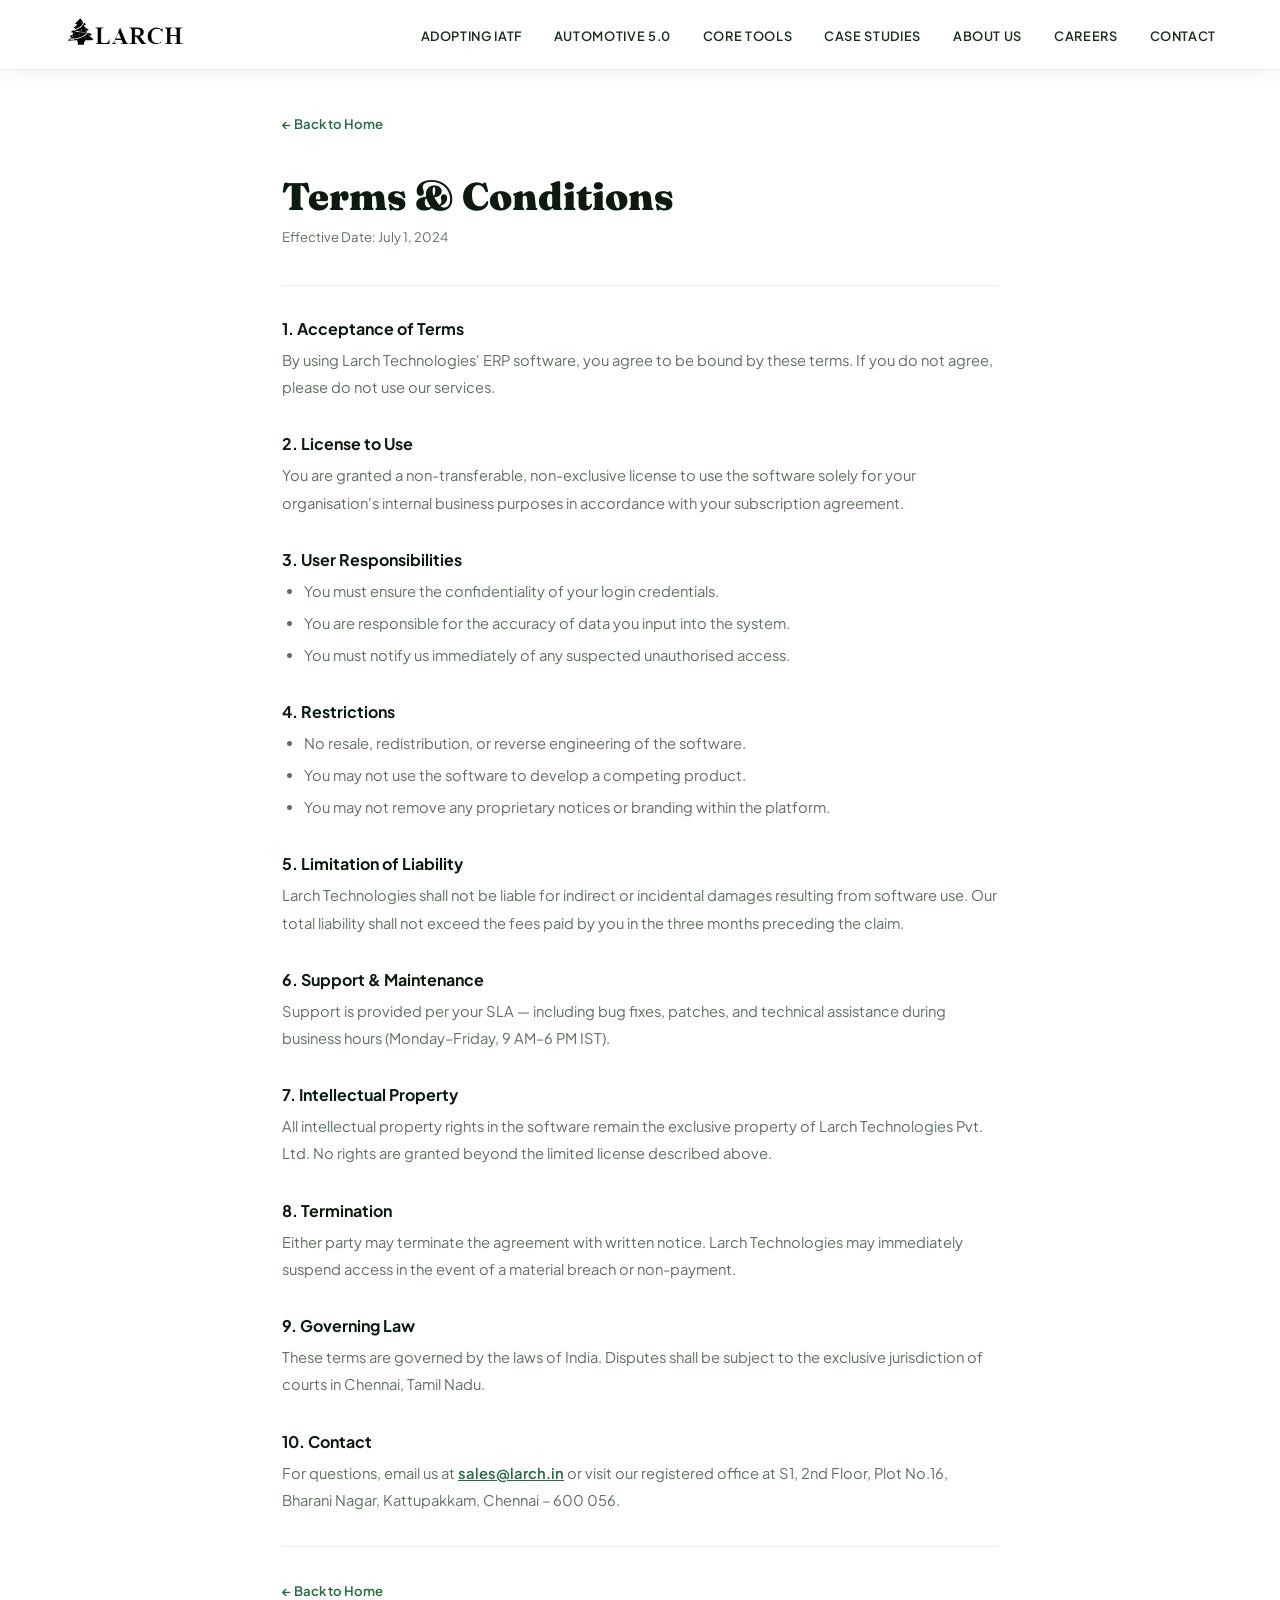
<file: terms&con.html>
<!DOCTYPE html>
<html lang="en">
<head>
<meta charset="UTF-8">
<meta name="viewport" content="width=device-width, initial-scale=1.0">
<title>Terms &amp; Conditions – Larch Technologies</title>
<link rel="stylesheet" href="style.css">
<style>
  .legal-wrap {
    max-width: 780px;
    margin: 0 auto;
    padding: 7rem 2rem 5rem;
  }
  .back-btn {
    display: inline-flex;
    align-items: center;
    gap: .5rem;
    font-size: .82rem;
    font-weight: 600;
    color: var(--green-600);
    text-decoration: none;
    margin-bottom: 2.5rem;
    transition: gap .2s;
  }
  .back-btn:hover { gap: .8rem; }
  .legal-wrap h1 {
    font-family: 'Fraunces', serif;
    font-size: 2.4rem;
    font-weight: 900;
    color: var(--dark);
    margin-bottom: .5rem;
  }
  .legal-wrap .date {
    font-size: .82rem;
    color: var(--muted);
    margin-bottom: 2.5rem;
    display: block;
  }
  .legal-wrap h2 {
    font-size: 1rem;
    font-weight: 700;
    color: var(--dark);
    margin: 2rem 0 .5rem;
  }
  .legal-wrap p, .legal-wrap li {
    font-size: .92rem;
    line-height: 1.85;
    color: var(--muted);
  }
  .legal-wrap ul {
    padding-left: 1.4rem;
    margin: .4rem 0;
  }
  .legal-wrap li { margin-bottom: .3rem; }
  hr { border: none; border-top: 1px solid var(--light); margin: 2rem 0; }
</style>
</head>
<body>
<nav id="nav" class="solid">
  <div class="nav-logo">
    <a href="index.html">
        <img src="images/LarchLogo.png" alt="Larch Technologies">
    </a>
</div>
  <ul class="nav-links">
    <li><a href="index.html#features">Adopting IATF</a></li>
    <li><a href="index.html#cases">Automotive 5.0</a></li>
    <li><a href="index.html#features">Core Tools</a></li>
    <li><a href="index.html#cases">Case Studies</a></li>
    <li><a href="index.html#about">About Us</a></li>
    <li><a href="index.html#careers">Careers</a></li>
    <li><a href="index.html#contact">Contact</a></li>
  </ul>
</nav>

<div class="legal-wrap">
  <a class="back-btn" href="index.html">&#8592; Back to Home</a>

  <h1>Terms &amp; Conditions</h1>
  <span class="date">Effective Date: July 1, 2024</span>

  <hr>

  <h2>1. Acceptance of Terms</h2>
  <p>By using Larch Technologies' ERP software, you agree to be bound by these terms. If you do not agree, please do not use our services.</p>

  <h2>2. License to Use</h2>
  <p>You are granted a non-transferable, non-exclusive license to use the software solely for your organisation's internal business purposes in accordance with your subscription agreement.</p>

  <h2>3. User Responsibilities</h2>
  <ul>
    <li>You must ensure the confidentiality of your login credentials.</li>
    <li>You are responsible for the accuracy of data you input into the system.</li>
    <li>You must notify us immediately of any suspected unauthorised access.</li>
  </ul>

  <h2>4. Restrictions</h2>
  <ul>
    <li>No resale, redistribution, or reverse engineering of the software.</li>
    <li>You may not use the software to develop a competing product.</li>
    <li>You may not remove any proprietary notices or branding within the platform.</li>
  </ul>

  <h2>5. Limitation of Liability</h2>
  <p>Larch Technologies shall not be liable for indirect or incidental damages resulting from software use. Our total liability shall not exceed the fees paid by you in the three months preceding the claim.</p>

  <h2>6. Support &amp; Maintenance</h2>
  <p>Support is provided per your SLA — including bug fixes, patches, and technical assistance during business hours (Monday–Friday, 9 AM–6 PM IST).</p>

  <h2>7. Intellectual Property</h2>
  <p>All intellectual property rights in the software remain the exclusive property of Larch Technologies Pvt. Ltd. No rights are granted beyond the limited license described above.</p>

  <h2>8. Termination</h2>
  <p>Either party may terminate the agreement with written notice. Larch Technologies may immediately suspend access in the event of a material breach or non-payment.</p>

  <h2>9. Governing Law</h2>
  <p>These terms are governed by the laws of India. Disputes shall be subject to the exclusive jurisdiction of courts in Chennai, Tamil Nadu.</p>

  <h2>10. Contact</h2>
  <p>For questions, email us at <a href="mailto:sales@larch.in" style="color:var(--green-600);font-weight:600;">sales@larch.in</a> or visit our registered office at S1, 2nd Floor, Plot No.16, Bharani Nagar, Kattupakkam, Chennai – 600 056.</p>

  <hr>
  <a class="back-btn" href="index.html">&#8592; Back to Home</a>
</div>
</body>
</html>
</file>
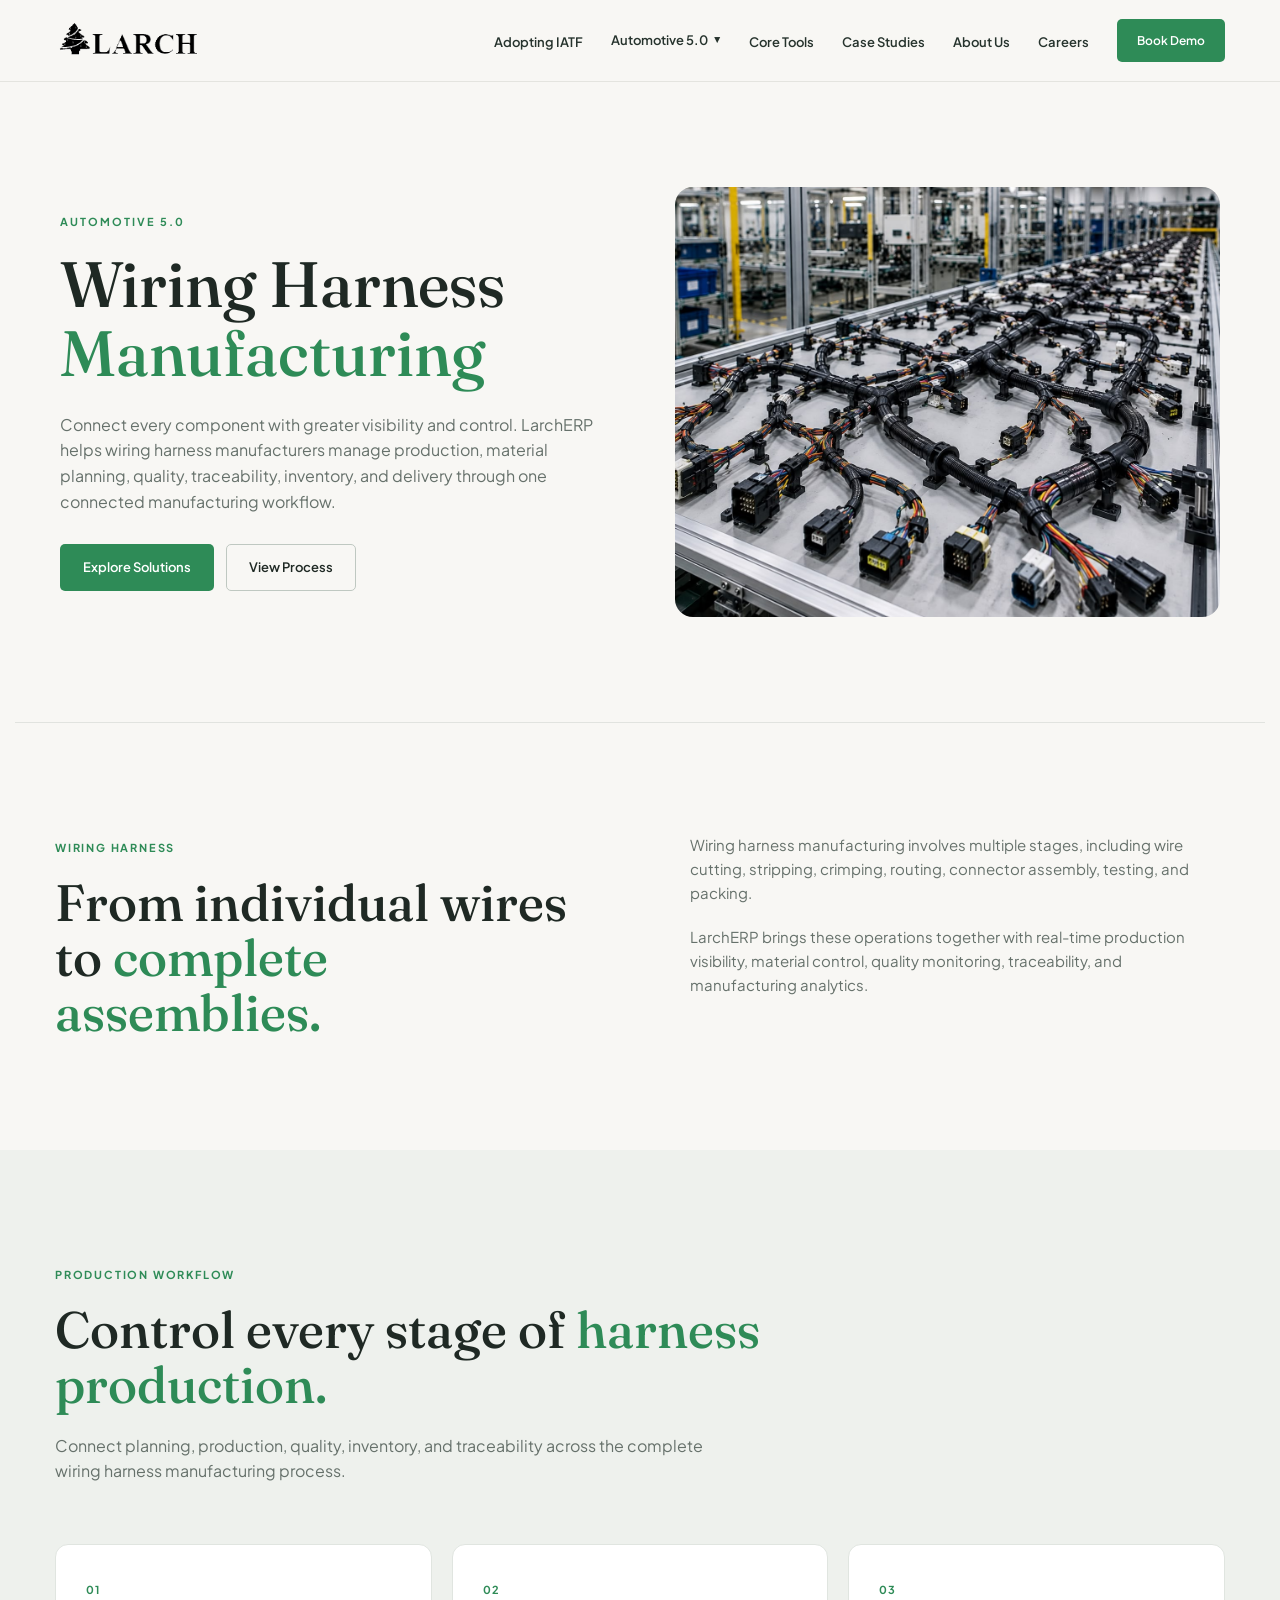
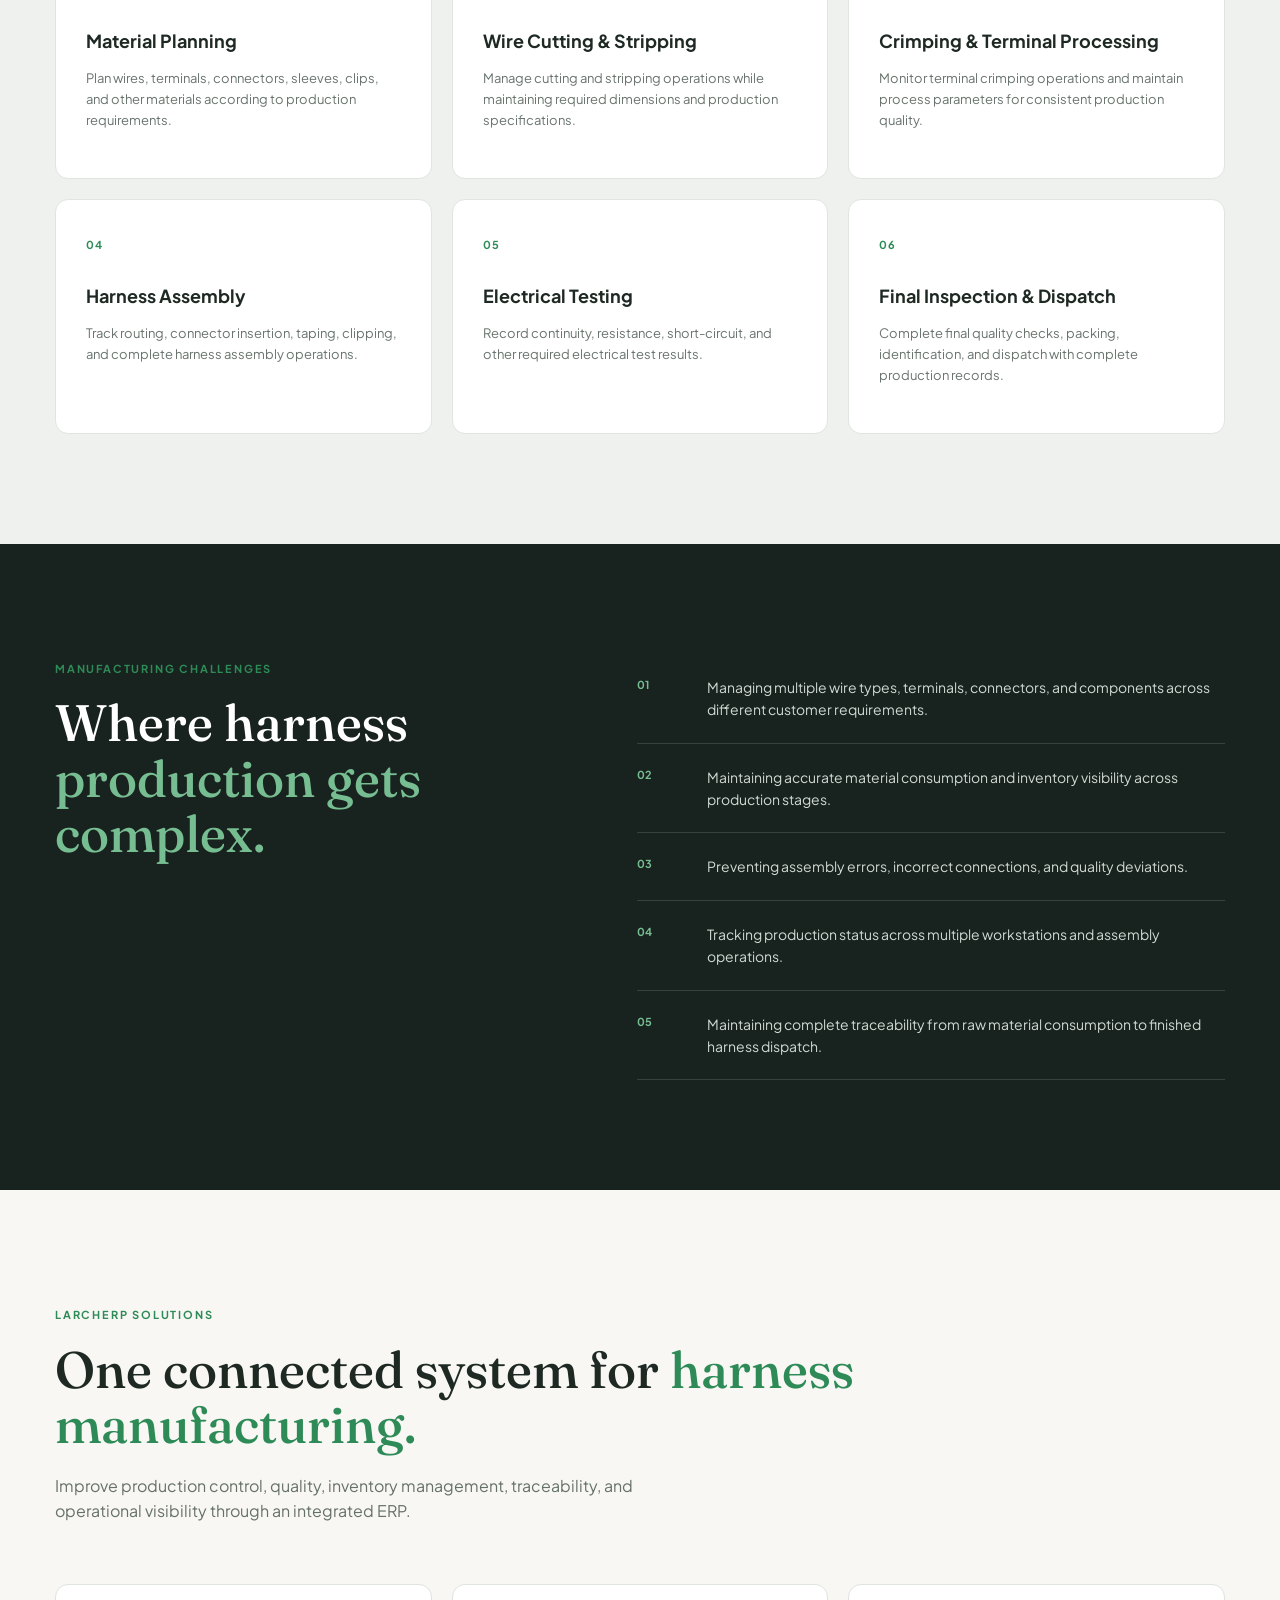
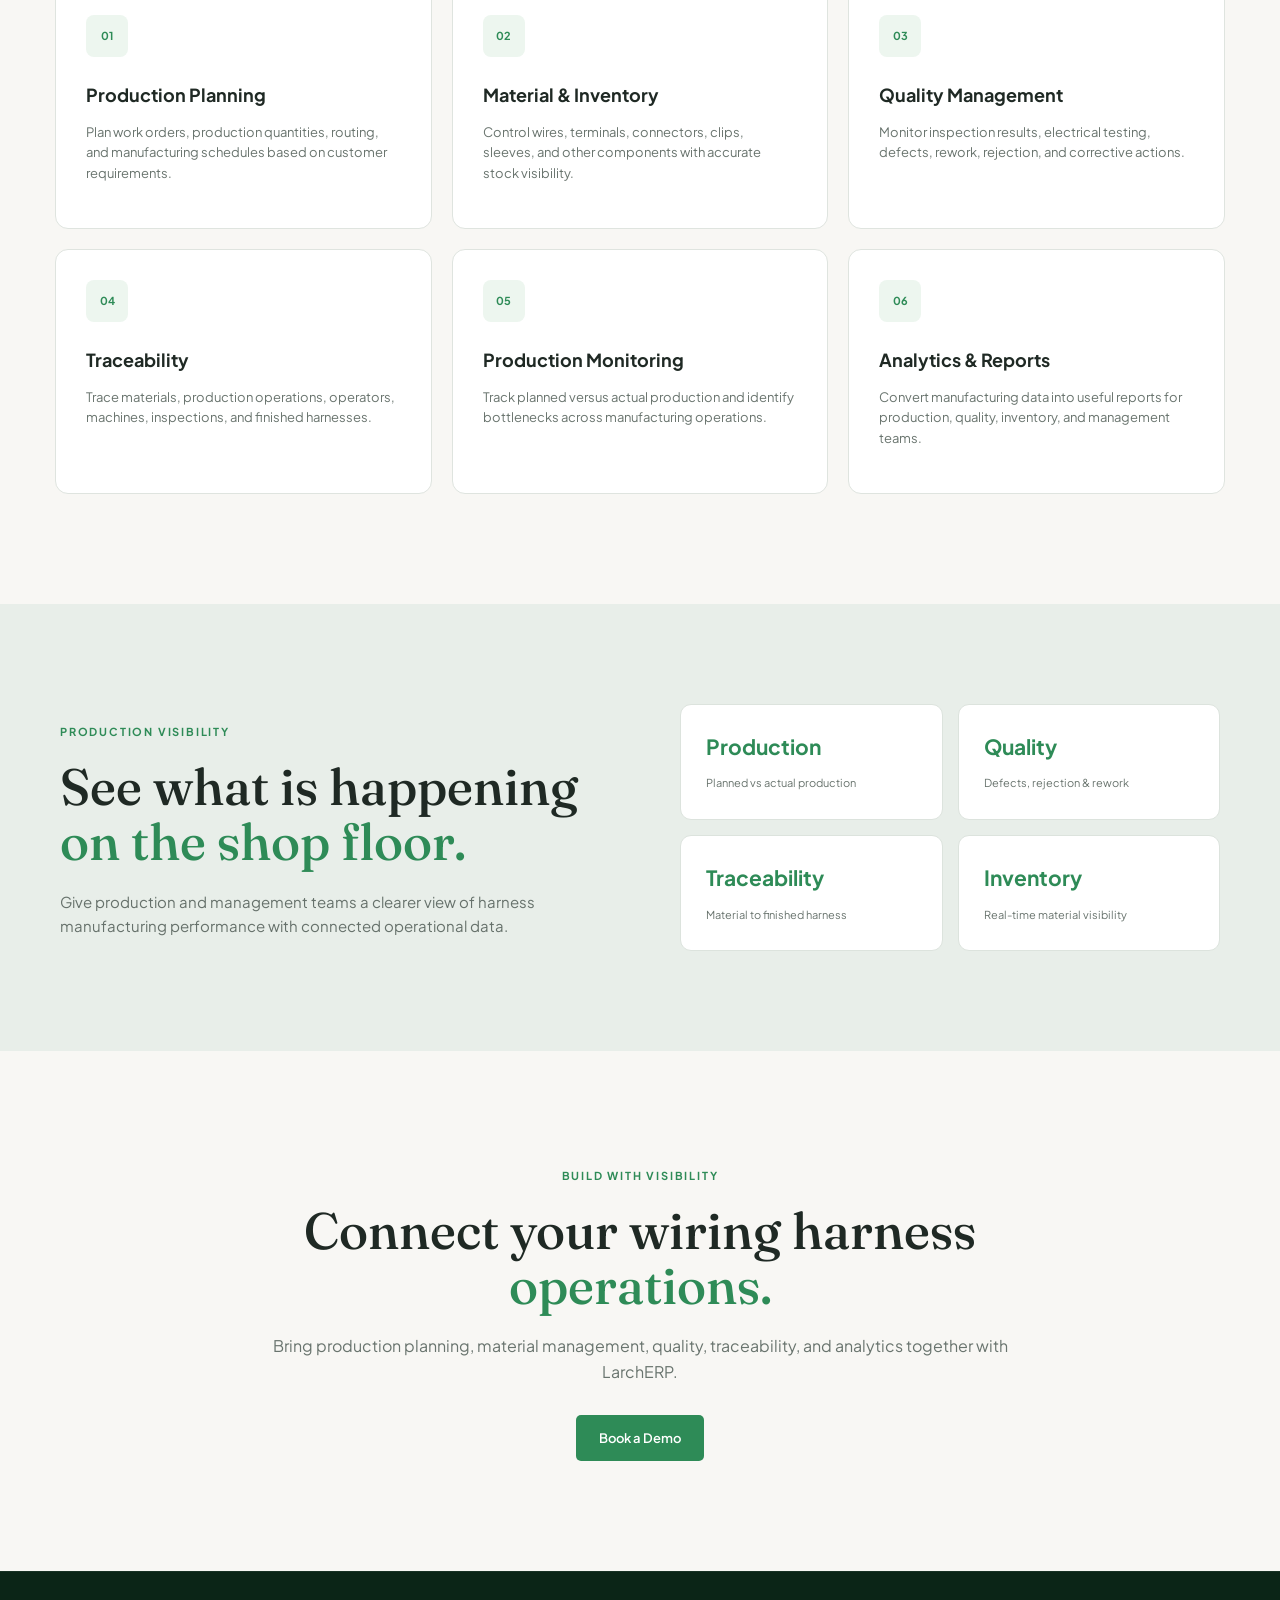
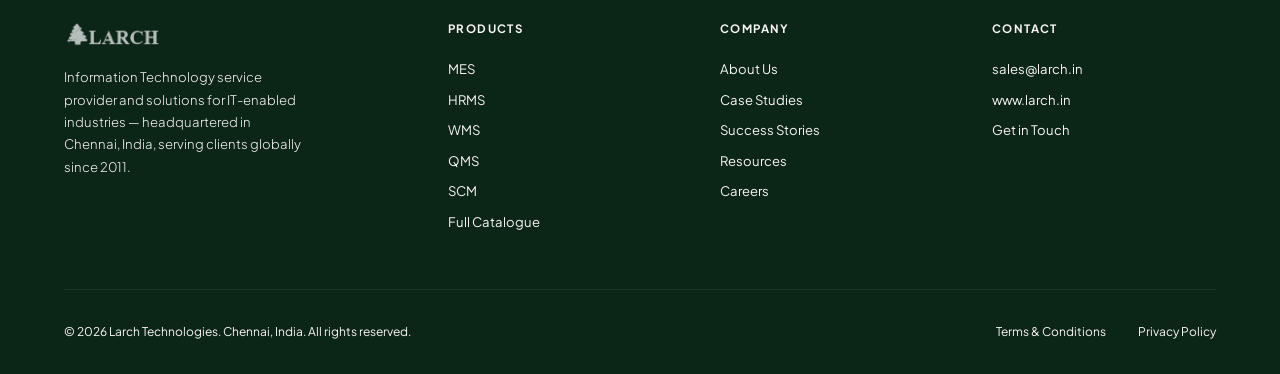
<file: wiring harness.html>
<!DOCTYPE html>
<html lang="en">
<head>
    <meta charset="UTF-8">
    <meta name="viewport" content="width=device-width, initial-scale=1.0">

    <title>Wiring Harness Manufacturing | Larch Technologies</title>

    <link rel="stylesheet" href="injection molding.css">

    <link href="https://fonts.googleapis.com/css2?family=Fraunces:opsz,wght@9..144,400;9..144,500;9..144,600&family=Plus+Jakarta+Sans:wght@400;500;600;700&display=swap" rel="stylesheet">
</head>

<body>

<!-- ================================
     HEADER
================================ -->

<nav id="nav">

    <div class="nav-logo">
        <a href="index.html">
            <img src="images/LarchLogo.png" alt="Larch Technologies">
        </a>
    </div>


    <ul class="nav-links">

        <li>
            <a href="index.html#features">
                Adopting IATF
            </a>
        </li>


        <!-- AUTOMOTIVE 5.0 -->

        <li class="nav-dropdown" id="automotiveDropdown">

            <a href="javascript:void(0);"
               class="nav-dropdown-link"
               id="automotiveToggle">

                Automotive 5.0

                <span class="dropdown-arrow">▼</span>

            </a>


            <ul class="dropdown-menu">

                <li>
                    <a href="injection molding.html">

                        Injection Molding

                        <span class="insight-data">
                            Manufacturing process used to produce high-volume identical parts...

                            <span class="read-more">
                                Read more
                            </span>

                        </span>

                    </a>
                </li>


                <li>
                    <a href="wiring harness.html">

                        Wiring Harness

                        <span class="insight-data">
                            Manufactures organized assemblies of cables, wires, and connectors that transmit electrical power and signals...

                            <span class="read-more">
                                Read more
                            </span>

                        </span>

                    </a>
                </li>


                <li class="ems-item">

                    <a href="ems.html">

                        Electronic Manufacturing Services (EMS)

                        <span class="insight-data">
                            The design, testing, manufacturing, and distribution of electronic components and assemblies...

                            <span class="read-more">
                                Read more
                            </span>

                        </span>

                    </a>

                </li>


                <li>

                    <a href="mass production assembly.html">

                        Mass Production Assembly

                        <span class="insight-data">
                            Manufactures large quantities of standardized goods in a continuous, fast-moving flow...

                            <span class="read-more">
                                Read more
                            </span>

                        </span>

                    </a>

                </li>

            </ul>

        </li>


        <li>
            <a href="index.html#features">
                Core Tools
            </a>
        </li>


        <li>
            <a href="index.html#cases">
                Case Studies
            </a>
        </li>


        <li>
            <a href="index.html#about">
                About Us
            </a>
        </li>


        <li>
            <a href="index.html#careers">
                Careers
            </a>
        </li>

    </ul>


    <a href="index.html#contact" class="nav-demo-btn">
        Book Demo
    </a>

</nav>


<!-- ================================
     HERO
================================ -->

<section class="hero">

    <div class="hero-content">

        <div class="eyebrow">
            AUTOMOTIVE 5.0
        </div>


        <h1>
            Wiring Harness
            <span>Manufacturing</span>
        </h1>


        <p>
            Connect every component with greater visibility and control.
            LarchERP helps wiring harness manufacturers manage production,
            material planning, quality, traceability, inventory, and delivery
            through one connected manufacturing workflow.
        </p>


        <div class="hero-buttons">

            <a href="#solutions" class="primary-btn">
                Explore Solutions
            </a>

            <a href="#process" class="secondary-btn">
                View Process
            </a>

        </div>

    </div>


    <div class="hero-image">

        <img
            src="images/wiring harness.jpeg"
            alt="Automotive Wiring Harness Manufacturing"
        >

    </div>

</section>



<!-- ================================
     INTRO
================================ -->

<section class="section intro">

    <div class="intro-grid">

        <div>

            <div class="section-label">
                WIRING HARNESS
            </div>

            <h2>
                From individual wires to
                <span>complete assemblies.</span>
            </h2>

        </div>


        <div>

            <p>
                Wiring harness manufacturing involves multiple stages,
                including wire cutting, stripping, crimping, routing,
                connector assembly, testing, and packing.
            </p>

            <p>
                LarchERP brings these operations together with real-time
                production visibility, material control, quality monitoring,
                traceability, and manufacturing analytics.
            </p>

        </div>

    </div>

</section>



<!-- ================================
     PROCESS
================================ -->

<section class="section process-section" id="process">

    <div class="section-heading">

        <div class="section-label">
            PRODUCTION WORKFLOW
        </div>

        <h2>
            Control every stage of
            <span>harness production.</span>
        </h2>

        <p>
            Connect planning, production, quality, inventory, and traceability
            across the complete wiring harness manufacturing process.
        </p>

    </div>


    <div class="process-grid">


        <div class="process-card">

            <span class="process-number">
                01
            </span>

            <h3>
                Material Planning
            </h3>

            <p>
                Plan wires, terminals, connectors, sleeves, clips, and other
                materials according to production requirements.
            </p>

        </div>



        <div class="process-card">

            <span class="process-number">
                02
            </span>

            <h3>
                Wire Cutting & Stripping
            </h3>

            <p>
                Manage cutting and stripping operations while maintaining
                required dimensions and production specifications.
            </p>

        </div>



        <div class="process-card">

            <span class="process-number">
                03
            </span>

            <h3>
                Crimping & Terminal Processing
            </h3>

            <p>
                Monitor terminal crimping operations and maintain process
                parameters for consistent production quality.
            </p>

        </div>



        <div class="process-card">

            <span class="process-number">
                04
            </span>

            <h3>
                Harness Assembly
            </h3>

            <p>
                Track routing, connector insertion, taping, clipping, and
                complete harness assembly operations.
            </p>

        </div>



        <div class="process-card">

            <span class="process-number">
                05
            </span>

            <h3>
                Electrical Testing
            </h3>

            <p>
                Record continuity, resistance, short-circuit, and other
                required electrical test results.
            </p>

        </div>



        <div class="process-card">

            <span class="process-number">
                06
            </span>

            <h3>
                Final Inspection & Dispatch
            </h3>

            <p>
                Complete final quality checks, packing, identification,
                and dispatch with complete production records.
            </p>

        </div>

    </div>

</section>



<!-- ================================
     CHALLENGES
================================ -->

<section class="section challenge-section">

    <div class="challenge-grid">


        <div>

            <div class="section-label">
                MANUFACTURING CHALLENGES
            </div>

            <h2>
                Where harness
                <span>production gets complex.</span>
            </h2>

        </div>



        <div class="challenge-list">


            <div class="challenge-item">

                <span>
                    01
                </span>

                <p>
                    Managing multiple wire types, terminals, connectors,
                    and components across different customer requirements.
                </p>

            </div>



            <div class="challenge-item">

                <span>
                    02
                </span>

                <p>
                    Maintaining accurate material consumption and inventory
                    visibility across production stages.
                </p>

            </div>



            <div class="challenge-item">

                <span>
                    03
                </span>

                <p>
                    Preventing assembly errors, incorrect connections,
                    and quality deviations.
                </p>

            </div>



            <div class="challenge-item">

                <span>
                    04
                </span>

                <p>
                    Tracking production status across multiple workstations
                    and assembly operations.
                </p>

            </div>



            <div class="challenge-item">

                <span>
                    05
                </span>

                <p>
                    Maintaining complete traceability from raw material
                    consumption to finished harness dispatch.
                </p>

            </div>

        </div>

    </div>

</section>



<!-- ================================
     SOLUTIONS
================================ -->

<section class="section" id="solutions">

    <div class="section-heading">

        <div class="section-label">
            LARCHERP SOLUTIONS
        </div>

        <h2>
            One connected system for
            <span>harness manufacturing.</span>
        </h2>

        <p>
            Improve production control, quality, inventory management,
            traceability, and operational visibility through an integrated ERP.
        </p>

    </div>


    <div class="solution-grid">


        <div class="solution-card">

            <div class="solution-number">
                01
            </div>

            <h3>
                Production Planning
            </h3>

            <p>
                Plan work orders, production quantities, routing, and
                manufacturing schedules based on customer requirements.
            </p>

        </div>



        <div class="solution-card">

            <div class="solution-number">
                02
            </div>

            <h3>
                Material & Inventory
            </h3>

            <p>
                Control wires, terminals, connectors, clips, sleeves, and
                other components with accurate stock visibility.
            </p>

        </div>



        <div class="solution-card">

            <div class="solution-number">
                03
            </div>

            <h3>
                Quality Management
            </h3>

            <p>
                Monitor inspection results, electrical testing, defects,
                rework, rejection, and corrective actions.
            </p>

        </div>



        <div class="solution-card">

            <div class="solution-number">
                04
            </div>

            <h3>
                Traceability
            </h3>

            <p>
                Trace materials, production operations, operators, machines,
                inspections, and finished harnesses.
            </p>

        </div>



        <div class="solution-card">

            <div class="solution-number">
                05
            </div>

            <h3>
                Production Monitoring
            </h3>

            <p>
                Track planned versus actual production and identify
                bottlenecks across manufacturing operations.
            </p>

        </div>



        <div class="solution-card">

            <div class="solution-number">
                06
            </div>

            <h3>
                Analytics & Reports
            </h3>

            <p>
                Convert manufacturing data into useful reports for
                production, quality, inventory, and management teams.
            </p>

        </div>

    </div>

</section>



<!-- ================================
     VISIBILITY
================================ -->

<section class="visibility-section">

    <div class="visibility-content">

        <div class="section-label">
            PRODUCTION VISIBILITY
        </div>

        <h2>
            See what is happening
            <span>on the shop floor.</span>
        </h2>

        <p>
            Give production and management teams a clearer view of harness
            manufacturing performance with connected operational data.
        </p>

    </div>


    <div class="visibility-grid">


        <div class="visibility-card">

            <strong>
                Production
            </strong>

            <span>
                Planned vs actual production
            </span>

        </div>



        <div class="visibility-card">

            <strong>
                Quality
            </strong>

            <span>
                Defects, rejection & rework
            </span>

        </div>



        <div class="visibility-card">

            <strong>
                Traceability
            </strong>

            <span>
                Material to finished harness
            </span>

        </div>



        <div class="visibility-card">

            <strong>
                Inventory
            </strong>

            <span>
                Real-time material visibility
            </span>

        </div>

    </div>

</section>



<!-- ================================
     CTA
================================ -->

<section class="cta-section">

    <div>

        <div class="section-label">
            BUILD WITH VISIBILITY
        </div>

        <h2>
            Connect your wiring harness
            <span>operations.</span>
        </h2>

        <p>
            Bring production planning, material management, quality,
            traceability, and analytics together with LarchERP.
        </p>

        <a href="index.html#contact" class="primary-btn">
            Book a Demo
        </a>

    </div>

</section>



<!-- ================================
     FOOTER
================================ -->

<footer>
  <div class="foot-top">
    <div class="foot-brand">
      <img src="images/LarchLogo.png" alt="Larch Technologies">
      <p>Information Technology service provider and solutions for IT-enabled industries — headquartered in Chennai, India, serving clients globally since 2011.</p>
    </div>
    <div class="foot-col">
      <h4>Products</h4>
      <a href="#features">MES</a>
      <a href="#features">HRMS</a>
      <a href="#features">WMS</a>
      <a href="#features">QMS</a>
      <a href="#features">SCM</a>
      <a href="#catalogue">Full Catalogue</a>
    </div>
    <div class="foot-col">
      <h4>Company</h4>
      <a href="#about">About Us</a>
      <a href="#cases">Case Studies</a>
      <a href="#stories">Success Stories</a>
      <a href="#resources">Resources</a>
      <a href="#careers">Careers</a>
    </div>
    <div class="foot-col">
      <h4>Contact</h4>
      <a href="mailto:sales@larch.in">sales@larch.in</a>
      <a href="https://larch.in" target="_blank">www.larch.in</a>
      <a href="#contact">Get in Touch</a>
    </div>
  </div>
  <div class="foot-bottom">
    <div class="foot-copy">&copy; 2026 Larch Technologies. Chennai, India. All rights reserved.</div>
    <div class="foot-legal">
      <a href="terms&con.html">Terms &amp; Conditions</a>
      <a href="privacy.html">Privacy Policy</a>
    </div>
  </div>
</footer>


</body>
</html>
</file>
<file: aboutus.css>
/* =====================================================
   RESET
===================================================== */

* {
    margin: 0;
    padding: 0;
    box-sizing: border-box;
}

html {
    scroll-behavior: smooth;
}

body {
    font-family: "Plus Jakarta Sans", sans-serif;
    background: #f8f7f4;
    color: #18221e;
    line-height: 1.6;
}

a {
    text-decoration: none;
    color: inherit;
}


/* =====================================================
   VARIABLES
===================================================== */

:root {
    --dark: #18221e;
    --dark-2: #202b26;
    --green-900: #18221e;
    --green-700: #216b43;
    --green-600: #2e8b57;
    --green-500: #43a86b;
    --green-light: #7edd9f;

    --cream: #f8f7f4;
    --white: #ffffff;
    --light: #e5e7e3;
    --muted: #69736d;
}


/* =====================================================
   CONTAINER
===================================================== */

.section-container {
    width: min(1180px, calc(100% - 80px));
    margin: auto;
}


/* =====================================================
   HEADER
===================================================== */

.site-header {
    position: sticky;
    top: 0;
    z-index: 1000;

    background: rgba(248, 247, 244, 0.96);
    border-bottom: 1px solid #e6e7e4;

    backdrop-filter: blur(12px);
}

.nav-container {
    width: min(1280px, calc(100% - 70px));
    min-height: 82px;

    margin: auto;

    display: flex;
    align-items: center;
    justify-content: space-between;

    gap: 30px;
}

.logo img {
    width: 145px;
    height: auto;
    display: block;
}

.main-nav {
    display: flex;
    align-items: center;
    gap: 27px;
}

.main-nav a {
    position: relative;

    font-size: 13px;
    font-weight: 600;
    color: #3d4641;

    transition: color 0.25s ease;
}

.main-nav a:hover,
.main-nav a.active {
    color: var(--green-600);
}

.main-nav a.active::after {
    content: "";

    position: absolute;
    left: 0;
    right: 0;
    bottom: -9px;

    height: 2px;

    background: var(--green-600);
}


.nav-btn {
    padding: 12px 20px;

    background: var(--dark);
    color: white;

    border-radius: 5px;

    font-size: 12px;
    font-weight: 700;

    transition: 0.25s ease;
}

.nav-btn:hover {
    background: var(--green-600);
}


/* =====================================================
   HERO
===================================================== */

.about-hero {
    min-height: 570px;

    background:
        linear-gradient(
            90deg,
            rgba(24, 34, 30, 0.98) 0%,
            rgba(24, 34, 30, 0.92) 45%,
            rgba(24, 34, 30, 0.72) 100%
        ),
        url("images/photo-1565514158740-064f34bd6cfd.jpg");

    background-size: cover;
    background-position: center;

    display: flex;
    align-items: center;
}

.about-hero-content {
    width: min(1180px, calc(100% - 80px));
    margin: auto;
}

.eyebrow,
.section-label {
    display: flex;
    align-items: center;
    gap: 12px;

    font-size: 11px;
    font-weight: 700;
    letter-spacing: 0.14em;
    text-transform: uppercase;

    color: var(--green-600);
}

.eyebrow {
    color: var(--green-light);
}

.eyebrow::before,
.section-label::before {
    content: "";

    width: 28px;
    height: 2px;

    background: currentColor;
}

.about-hero h1 {
    max-width: 850px;

    margin-top: 25px;

    font-family: "Fraunces", serif;
    font-size: clamp(3.5rem, 7vw, 6.3rem);
    line-height: 0.98;
    font-weight: 600;

    color: white;
}

.about-hero h1 span {
    display: block;
    color: var(--green-light);
    font-style: italic;
}

.about-hero p {
    max-width: 650px;

    margin-top: 30px;

    color: #d7ddd9;

    font-size: 16px;
    line-height: 1.9;
}


/* =====================================================
   WHO WE ARE
===================================================== */

.who-section {
    padding: 110px 0;
    background: var(--cream);
}

.who-grid {
    display: grid;
    grid-template-columns: 0.85fr 1.15fr;

    gap: 90px;

    margin-top: 45px;
}

.who-heading h2 {
    font-family: "Fraunces", serif;
    font-size: clamp(2.5rem, 4vw, 4.2rem);
    line-height: 1.05;

    font-weight: 600;

    color: var(--dark);
}

.who-heading h2 em {
    color: var(--green-600);
}

.who-content {
    max-width: 650px;
}

.who-content p {
    margin-bottom: 20px;

    font-size: 15px;
    line-height: 1.9;

    color: var(--muted);
}

.who-content .large-text {
    font-size: 20px;
    line-height: 1.7;

    color: var(--dark);
    font-weight: 500;
}


/* =====================================================
   WHAT WE DO
===================================================== */

.what-section {
    padding: 110px 0;

    background: var(--dark);
    color: white;
}

.section-label.light {
    color: var(--green-light);
}

.what-top {
    display: grid;
    grid-template-columns: 1fr 0.7fr;

    align-items: end;

    gap: 70px;

    margin-bottom: 60px;
}

.what-top h2 {
    margin-top: 25px;

    max-width: 700px;

    font-family: "Fraunces", serif;
    font-size: clamp(2.7rem, 4.5vw, 4.5rem);
    line-height: 1.05;

    font-weight: 600;
}

.what-top h2 em {
    color: var(--green-light);
}

.what-top > p {
    color: #b9c3bd;

    font-size: 14px;
    line-height: 1.9;
}


/* =====================================================
   CAPABILITIES
===================================================== */

.capability-grid {
    display: grid;
    grid-template-columns: repeat(3, 1fr);

    border-top: 1px solid rgba(255,255,255,0.15);
    border-left: 1px solid rgba(255,255,255,0.15);
}

.capability-card {
    min-height: 285px;

    padding: 35px;

    border-right: 1px solid rgba(255,255,255,0.15);
    border-bottom: 1px solid rgba(255,255,255,0.15);

    transition: background 0.3s ease;
}

.capability-card:hover {
    background: #202c27;
}

.card-number {
    margin-bottom: 45px;

    font-size: 11px;
    font-weight: 700;
    letter-spacing: 0.1em;

    color: var(--green-light);
}

.capability-card h3 {
    margin-bottom: 13px;

    font-family: "Fraunces", serif;
    font-size: 1.45rem;

    color: white;
}

.capability-card p {
    color: #aeb9b3;

    font-size: 13px;
    line-height: 1.8;
}


/* =====================================================
   INDUSTRIES
===================================================== */

.industries-section {
    padding: 110px 0;

    background: white;
}

.industries-header {
    display: grid;
    grid-template-columns: 1fr 0.7fr;

    gap: 70px;

    margin-top: 35px;
    margin-bottom: 60px;
}

.industries-header h2 {
    font-family: "Fraunces", serif;

    font-size: clamp(2.7rem, 4vw, 4rem);
    line-height: 1.05;

    color: var(--dark);
}

.industries-header h2 em {
    color: var(--green-600);
}

.industries-header p {
    align-self: end;

    color: var(--muted);

    font-size: 14px;
    line-height: 1.9;
}

.industry-list {
    border-top: 1px solid #dfe2df;
}

.industry-item {
    display: grid;
    grid-template-columns: 70px 1fr 1fr;

    align-items: center;

    padding: 25px 0;

    border-bottom: 1px solid #dfe2df;
}

.industry-item span {
    font-size: 11px;
    font-weight: 700;
    color: var(--green-600);
}

.industry-item h3 {
    font-family: "Fraunces", serif;

    font-size: 1.5rem;

    color: var(--dark);
}

.industry-item p {
    font-size: 13px;
    color: var(--muted);
}


/* =====================================================
   APPROACH
===================================================== */

.approach-section {
    padding: 110px 0;

    background: #f0f2ef;
}

.approach-grid {
    display: grid;
    grid-template-columns: 0.8fr 1.2fr;

    gap: 90px;
}

.approach-grid h2 {
    margin-top: 25px;

    font-family: "Fraunces", serif;

    font-size: clamp(2.7rem, 4vw, 4rem);
    line-height: 1.05;

    color: var(--dark);
}

.approach-grid h2 em {
    color: var(--green-600);
}

.approach-content > p {
    margin-bottom: 40px;

    color: var(--muted);

    font-size: 15px;
    line-height: 1.9;
}

.approach-steps {
    border-top: 1px solid #d2d6d2;
}

.approach-step {
    display: grid;
    grid-template-columns: 45px 130px 1fr;

    gap: 15px;

    align-items: center;

    padding: 20px 0;

    border-bottom: 1px solid #d2d6d2;
}

.approach-step span {
    font-size: 11px;
    font-weight: 700;

    color: var(--green-600);
}

.approach-step strong {
    font-family: "Fraunces", serif;

    font-size: 1.15rem;

    color: var(--dark);
}

.approach-step p {
    font-size: 13px;
    color: var(--muted);
}


/* =====================================================
   CTA
===================================================== */

.about-cta {
    padding: 110px 0;

    background: var(--dark);

    color: white;
}

.cta-container {
    width: min(850px, calc(100% - 80px));

    margin: auto;

    text-align: center;
}

.cta-container .section-label {
    justify-content: center;
}

.cta-container h2 {
    margin-top: 25px;

    font-family: "Fraunces", serif;

    font-size: clamp(2.8rem, 5vw, 5rem);
    line-height: 1.05;

    font-weight: 600;
}

.cta-container h2 em {
    display: block;

    color: var(--green-light);
}

.cta-container > p {
    max-width: 600px;

    margin: 25px auto 35px;

    color: #b8c2bc;

    font-size: 14px;
    line-height: 1.8;
}

.cta-btn {
    display: inline-flex;
    align-items: center;
    gap: 15px;

    padding: 15px 25px;

    background: var(--green-600);
    color: white;

    font-size: 13px;
    font-weight: 700;

    border-radius: 4px;

    transition: 0.25s ease;
}

.cta-btn:hover {
    background: var(--green-500);
}

.cta-btn span {
    font-size: 18px;
}


/* =====================================================
   FOOTER
===================================================== */

.site-footer {
    background: #111815;
    color: white;

    padding: 65px 0 25px;
}

.footer-container {
    width: min(1180px, calc(100% - 80px));

    margin: auto;

    display: grid;
    grid-template-columns: 1.5fr 1fr 1fr;

    gap: 80px;
}

.footer-brand img {
    width: 145px;

    margin-bottom: 18px;

    filter: brightness(0) invert(1);
}

.footer-brand p {
    max-width: 250px;

    color: #89958e;

    font-size: 13px;
    line-height: 1.7;
}

.footer-links {
    display: flex;
    flex-direction: column;
    gap: 12px;
}

.footer-links h4 {
    margin-bottom: 8px;

    font-size: 11px;
    letter-spacing: 0.12em;
    text-transform: uppercase;

    color: var(--green-light);
}

.footer-links a {
    width: fit-content;

    font-size: 13px;
    color: #a8b2ac;

    transition: color 0.2s ease;
}

.footer-links a:hover {
    color: white;
}

.footer-bottom {
    width: min(1180px, calc(100% - 80px));

    margin: 50px auto 0;

    padding-top: 20px;

    border-top: 1px solid rgba(255,255,255,0.1);
}

.footer-bottom p {
    color: #69746e;

    font-size: 11px;
}


/* =====================================================
   RESPONSIVE
===================================================== */

@media (max-width: 1050px) {

    .main-nav {
        gap: 17px;
    }

    .main-nav a {
        font-size: 11px;
    }

    .who-grid,
    .approach-grid {
        grid-template-columns: 1fr;
        gap: 45px;
    }

    .what-top,
    .industries-header {
        grid-template-columns: 1fr;
        gap: 30px;
    }

    .capability-grid {
        grid-template-columns: repeat(2, 1fr);
    }

}


@media (max-width: 800px) {

    .section-container,
    .about-hero-content,
    .footer-container,
    .footer-bottom {
        width: min(100% - 40px, 650px);
    }

    .nav-container {
        width: calc(100% - 40px);
    }

    .main-nav {
        display: none;
    }

    .nav-btn {
        padding: 10px 15px;
    }

    .about-hero {
        min-height: 500px;
    }

    .about-hero h1 {
        font-size: 3.5rem;
    }

    .who-section,
    .what-section,
    .industries-section,
    .approach-section,
    .about-cta {
        padding: 80px 0;
    }

    .capability-grid {
        grid-template-columns: 1fr;
    }

    .industry-item {
        grid-template-columns: 45px 1fr;
        gap: 10px;
    }

    .industry-item p {
        grid-column: 2;
    }

    .approach-step {
        grid-template-columns: 40px 1fr;
    }

    .approach-step p {
        grid-column: 2;
    }

    .footer-container {
        grid-template-columns: 1fr 1fr;
        gap: 45px;
    }

}


@media (max-width: 500px) {

    .nav-btn {
        font-size: 11px;
    }

    .about-hero h1 {
        font-size: 2.9rem;
    }

    .about-hero p {
        font-size: 14px;
    }

    .who-heading h2,
    .what-top h2,
    .industries-header h2,
    .approach-grid h2 {
        font-size: 2.6rem;
    }

    .capability-card {
        min-height: auto;
        padding: 28px;
    }

    .card-number {
        margin-bottom: 30px;
    }

    .footer-container {
        grid-template-columns: 1fr;
    }

}
</file>
<file: style.css>
@font-face {
  font-family: 'Plus Jakarta Sans';
  src: url('fonts/PlusJakartaSans-VariableFont_wght.ttf') format('truetype');
  font-weight: 100 900;
}
@font-face {
  font-family: 'Fraunces';
  src: url('fonts/Fraunces-VariableFont_SOFT,WONK,opsz,wght.ttf') format('truetype');
  font-weight: 100 900;
  font-style: normal;
}
@font-face {
  font-family: 'Fraunces';
  src: url('fonts/Fraunces-Italic-VariableFont_SOFT,WONK,opsz,wght.ttf') format('truetype');
  font-weight: 100 900;
  font-style: italic;
}
*{margin:0;padding:0;box-sizing:border-box}
:root{
  --white:#ffffff;
  --off:#f8f7f4;
  --light:#eef0eb;
  --green-50:#e8f5ee;
  --green-100:#c3e6ce;
  --green-500:#2e8b57;
  --green-600:#236b42;
  --green-700:#1a5232;
  --green-800:#133d26;
  --green-900:#0b2517;
  --dark:#0d1a10;
  --gold:#c59c3a;
  --text:#1a2e1d;
  --muted:#607060;
}
html{scroll-behavior:smooth;overflow-x:hidden}
body{font-family:'Plus Jakarta Sans',sans-serif;background:var(--white);color:var(--text);overflow-x:hidden}
 
/* ─── CURSOR ─── */
.cur{position:fixed;width:8px;height:8px;background:var(--green-500);border-radius:50%;pointer-events:none;z-index:9999;transform:translate(-50%,-50%);transition:transform .15s,opacity .3s}
.cur-r{position:fixed;width:32px;height:32px;border:1.5px solid rgba(46,139,87,.4);border-radius:50%;pointer-events:none;z-index:9998;transform:translate(-50%,-50%);transition:all .08s}
@media(hover:none){.cur,.cur-r{display:none}}
 
/* ─── NAV ─── */
nav{position:fixed;top:0;left:0;right:0;z-index:400;height:70px;display:flex;align-items:center;justify-content:space-between;padding:0 4rem;background:rgba(255,255,255,0);backdrop-filter:blur(0px);transition:all .4s;border-bottom:1px solid transparent}
nav.solid{background:rgba(255,255,255,.97);backdrop-filter:blur(20px);border-bottom-color:rgba(46,139,87,.12);box-shadow:0 2px 20px rgba(0,0,0,.06)}
.nav-logo img{height:38px;transition:filter .4s ease}
/* Logo white when nav is transparent (over dark hero) */
nav:not(.solid) .nav-logo img{filter:brightness(0) invert(1)}
/* Logo original when nav is solid (scrolled) */
nav.solid .nav-logo img{filter:none}
.nav-links{display:flex;gap:2rem;list-style:none}
.nav-links a{font-size:.8rem;font-weight:600;letter-spacing:.05em;text-transform:uppercase;text-decoration:none;color:var(--white);transition:color .2s;padding-bottom:2px;position:relative}
nav.solid .nav-links a{color:var(--text)}
.nav-links a::after{content:'';position:absolute;bottom:0;left:0;right:0;height:1.5px;background:var(--green-500);transform:scaleX(0);transition:transform .25s;transform-origin:left}
.nav-links a:hover::after{transform:scaleX(1)}
.nav-links a:hover{color:var(--green-500)}
.nav-cta{background:var(--green-500);color:#fff;border:none;padding:.55rem 1.5rem;font-family:'Plus Jakarta Sans',sans-serif;font-size:.78rem;font-weight:700;letter-spacing:.06em;text-transform:uppercase;cursor:pointer;border-radius:100px;transition:all .25s}
.nav-cta:hover{background:var(--green-600);transform:translateY(-1px);box-shadow:0 6px 20px rgba(46,139,87,.35)}
/* =================================
   AUTOMOTIVE 5.0 DROPDOWN
================================= */

.nav-dropdown {
    position: relative;
}


/* Automotive 5.0 button */

.nav-dropdown-link {
    display: flex;
    align-items: center;
    gap: 6px;

    text-decoration: none;
    color: inherit;

    cursor: pointer;

    padding: 4px 0;

    transition: color 0.2s ease;
    position:relative;
}
/* =================================
   INDUSTRIAL INSIGHTS DATA
================================= */

.insight-data {
    display: block;

    margin-top: 6px;

    font-size: 10px;
    font-weight: 400;

    line-height: 1.5;

    color: #494747;

    max-width: 650px;
    
}
.insight-data .read-more {
    color: #2563eb;
    font-weight: 500;
    text-decoration: none;
}
/* Read More - hidden by default */
.insight-data .read-more {
    color: #2563eb;
    font-weight: 500;
    

    opacity: 0;
    visibility: hidden;

    margin-left: 5px;

    transition: opacity 0.2s ease;
}
.ems-item .read-more {
  display: block;
  white-space: nowrap;

}


/* Show Read More when hovering the dropdown item */
.dropdown-menu li a:hover .insight-data .read-more {
    opacity: 1;
    visibility: visible;
}

/* Arrow */

.dropdown-arrow {
    font-size: 12px;
    line-height: 1;

    transition: transform 0.25s ease;
}


/* Highlight Automotive 5.0
   when dropdown is open */

.nav-dropdown.active .nav-dropdown-link {
    color: #2e8b57;
}


/* Rotate arrow */

.nav-dropdown.active .dropdown-arrow {
    transform: rotate(180deg);
}


/* =================================
   DROPDOWN BOX
================================= */
.nav-dropdown:hover .dropdown-menu {
    opacity: 1;
    visibility: visible;
    pointer-events: auto;
    transform: translateX(-50%) translateY(8px);
}
.dropdown-menu { 
    opacity: 0;
    position: absolute;

    top: calc(100% + 12px);
    left: 163%;

    width: 735px;

    transform: translateX(-50%) translateY(8px);

    padding: 8px 0;
    margin: 0;

    list-style: none;

    background: #ffffff;

    border: 1px solid #e5e5e5;
    border-radius: 10px;

    box-shadow: 0 12px 30px rgba(0, 0, 0, 0.10);

    opacity: 0;
    visibility: hidden;
    pointer-events: none;

    transition:
        opacity 0.2s ease,
        transform 0.2s ease,
        visibility 0.2s ease;

    z-index: 9999;
}


/* Open dropdown */
.nav-dropdown::after {
    content: "";
    position: absolute;
    top: 100%;
    left: 0;
    width: 100%;
    height: 20px;
}
.nav-dropdown.active .dropdown-menu {
    opacity: 1;
    visibility: visible;
    pointer-events: auto;

    transform: translateX(-50%) translateY(8px);
}
.nav-dropdown:hover .dropdown-menu {
    opacity: 1;
    visibility: visible;
    pointer-events: auto;

    transform: translateX(-50%) translateY(8px);
}

/* =================================
   DROPDOWN ITEMS
================================= */

.dropdown-menu li {
    width: 100%;
}


.dropdown-menu li a {
    display: block;

    padding: 12px 18px;

    color: #333333;

    text-decoration: none;

    font-size: 14px;
    font-weight: 500;

    border-radius: 6px;

    transition:
        background 0.2s ease,
        color 0.2s ease,
        padding-left 0.2s ease;
}


/* Hover highlight */

.dropdown-menu li a:hover {
    background: #f1f6f3;

    color: #2e8b57;

    padding-left: 23px;
}
/* ─── HERO ─── */
.hero{position:relative;height:100vh;min-height:650px;overflow:hidden;display:flex;align-items:center}
.hero-slides{position:absolute;inset:0;display:flex;transition:transform .9s cubic-bezier(.77,0,.175,1)}
.hslide{min-width:100%;height:100%;position:relative;overflow:hidden}
.hslide img{width:100%;height:100%;object-fit:cover;transform:scale(1.05);transition:transform 6s ease}
.hslide.active img{transform:scale(1)}
.hslide::after{content:'';position:absolute;inset:0;}
.hero-content{position:relative;z-index:2;padding:0 4rem;max-width:780px}
.hero-badge{display:inline-flex;align-items:center;gap:.6rem;background:rgba(255,255,255,.12);border:1px solid rgba(255,255,255,.2);backdrop-filter:blur(10px);color:#fff;font-size:.72rem;font-weight:600;letter-spacing:.12em;text-transform:uppercase;padding:.4rem 1rem;border-radius:100px;margin-bottom:1.6rem;opacity:0;transform:translateY(16px);transition:all .5s .1s}
.hslide.active .hero-badge{opacity:1;transform:translateY(0)}
.hero h1{font-family:'Fraunces',serif;font-size:clamp(3rem,5.5vw,5rem);font-weight:900;line-height:1.05;color:#fff;margin-bottom:1.4rem;opacity:0;transform:translateY(22px);transition:all .6s .25s}
.hslide.active .hero h1{opacity:1;transform:translateY(0)}
.hero h1 em{color:#7edd9f;font-style:italic;font-weight:300}
.hero-sub{font-size:1.05rem;line-height:1.8;color:rgba(255,255,255,.75);font-weight:400;max-width:560px;margin-bottom:2.4rem;opacity:0;transform:translateY(16px);transition:all .55s .42s}
.hslide.active .hero-sub{opacity:1;transform:translateY(0)}
.hero-btns{display:flex;gap:1rem;flex-wrap:wrap;opacity:0;transform:translateY(14px);transition:all .5s .58s}
.hslide.active .hero-btns{opacity:1;transform:translateY(0)}
.btn-white{background:#fff;color:var(--green-700);border:none;padding:.8rem 2rem;font-family:'Plus Jakarta Sans',sans-serif;font-size:.85rem;font-weight:700;letter-spacing:.04em;border-radius:100px;cursor:pointer;transition:all .2s}
.btn-white:hover{background:var(--green-50);transform:translateY(-2px);box-shadow:0 8px 24px rgba(0,0,0,.15)}
.btn-outline-w{background:transparent;color:#fff;border:2px solid rgba(255,255,255,.45);padding:.8rem 2rem;font-family:'Plus Jakarta Sans',sans-serif;font-size:.85rem;font-weight:600;letter-spacing:.04em;border-radius:100px;cursor:pointer;transition:all .25s}
.btn-outline-w:hover{border-color:#fff;background:rgba(255,255,255,.1)}
 
/* hero slider controls */
.hero-dots{position:absolute;bottom:2.5rem;left:4rem;z-index:3;display:flex;align-items:center;gap:.5rem}
.hdot{width:28px;height:3px;background:rgba(255,255,255,.3);border-radius:2px;cursor:pointer;transition:all .3s}
.hdot.on{background:#fff;width:52px}
.hero-arrows{position:absolute;bottom:2.3rem;right:4rem;z-index:3;display:flex;gap:.5rem}
.harr{width:44px;height:44px;border-radius:50%;border:1.5px solid rgba(255,255,255,.3);background:transparent;color:rgba(255,255,255,.7);display:flex;align-items:center;justify-content:center;cursor:pointer;font-size:1rem;transition:all .2s}
.harr:hover{border-color:#fff;color:#fff;background:rgba(255,255,255,.1)}
.hero-prog{position:absolute;bottom:0;left:0;right:0;height:3px;background:rgba(255,255,255,.15);z-index:3}
.hero-prog-fill{height:100%;background:linear-gradient(90deg,#7edd9f,#2e8b57);width:0%;transition:width 5.5s linear}

/* ─── HERO READ MORE BUTTON ─── */
/* ─── HERO READ MORE BUTTON ─── */
.hero-readmore{
  position:absolute;
  bottom:6.5rem;
  left:4rem;
  z-index:3;
  display:inline-flex;
  align-items:center;
  gap:.5rem;
  color:#fff;
  font-size:.8rem;
  font-weight:700;
  letter-spacing:.04em;
  text-decoration:none;
  padding:.55rem 1.3rem;
  border:1.5px solid rgba(255,255,255,.4);
  border-radius:100px;
  background:rgba(255,255,255,.08);
  backdrop-filter:blur(8px);
  opacity:0;
  transform:translateY(10px);
  transition:all .5s .6s;
}
.hslide.active .hero-readmore{
  opacity:1;
  transform:translateY(0);
}
.hero-readmore:hover{
  background:#fff;
  color:var(--green-700);
  border-color:#fff;
  gap:.8rem;
}
@media(max-width:1000px){
  .hero-readmore{left:1.5rem;bottom:5.5rem;font-size:.75rem;padding:.45rem 1rem}
}
.hero-talk {
  position:absolute;
  bottom:6.5rem;
  left:11rem;
  z-index:3;
  display:inline-flex;
  align-items:center;
  gap:.5rem;
  color:#fff;
  font-size:.8rem;
  font-weight:700;
  letter-spacing:.04em;
  text-decoration:none;
  padding:.55rem 1.3rem;
  border:1.5px solid rgba(255,255,255,.4);
  border-radius:100px;
  background:rgba(255,255,255,.08);
  backdrop-filter:blur(8px);
  opacity:0;
  transform:translateY(10px);
  transition:all .5s .6s;
}

.hslide.active .hero-talk {
  opacity: 1;
  transform: translateY(0);
}

.hero-talk:hover {
  background: var(--green-600);
  border-color: var(--green-600);
  gap: .8rem;
}
@media (max-width: 1000px) {
  .hero-talk {
    left: 10rem;
    bottom: 5.5rem;
    font-size: .75rem;
    padding: .45rem 1rem;
  }
}

@media (max-width: 600px) {
  .hero-talk {
    left: 1.5rem;
    bottom: 2.5rem;
  }

  .hero-readmore {
    left: 1.5rem;
    bottom: 5.5rem;
  }
}


/* ─── MARQUEE ─── */
.marquee-strip{background:var(--green-800);overflow:hidden;padding:.7rem 0;border-top:1px solid rgba(255,255,255,.08)}
.marquee-inner{display:flex;white-space:nowrap;animation:marquee 25s linear infinite}
.marquee-item{display:inline-flex;align-items:center;gap:1.2rem;padding:0 2.5rem;font-size:.72rem;font-weight:600;letter-spacing:.12em;text-transform:uppercase;color:rgba(255,255,255,.5)}
.marquee-item span{width:4px;height:4px;border-radius:50%;background:#7edd9f;flex-shrink:0}
@keyframes marquee{from{transform:translateX(0)}to{transform:translateX(-50%)}}
 
/* ─── STATS ─── */
.stats-row{display:grid;grid-template-columns:repeat(4,1fr);background:var(--off);border-bottom:1px solid var(--light)}
.stat-cell{padding:2.8rem 2rem;text-align:center;border-right:1px solid var(--light);cursor:default;position:relative;overflow:hidden;transition:background .3s}
.stat-cell:hover{background:var(--green-50)}
.stat-cell:last-child{border-right:none}
.stat-num{font-family:'Fraunces',serif;font-size:3.4rem;font-weight:900;color:var(--green-600);line-height:1;display:block}
.stat-lbl{font-size:.75rem;font-weight:600;letter-spacing:.08em;text-transform:uppercase;color:var(--muted);margin-top:.5rem}
 
/* ─── SECTIONS COMMON ─── */
section{padding:7rem 4rem}
.sec-eyebrow{display:inline-flex;align-items:center;gap:.6rem;font-size:.72rem;font-weight:700;letter-spacing:.16em;text-transform:uppercase;color:var(--green-500);margin-bottom:1rem}
.sec-eyebrow::before{content:'';width:28px;height:2px;background:var(--green-500);border-radius:2px}
.sec-h{font-family:'Fraunces',serif;font-size:clamp(2.2rem,4vw,3.4rem);font-weight:900;line-height:1.1;color:var(--dark);margin-bottom:1rem}
.sec-h em{color:var(--green-600);font-style:italic;font-weight:300}
.sec-sub{font-size:1rem;line-height:1.8;color:var(--muted);font-weight:400;max-width:560px}
 
/* ─── HERO MARQUEE TEXT (Be With Larch) ─── */
.be-with{background:var(--green-50);border-top:1px solid var(--green-100);border-bottom:1px solid var(--green-100)}
.bw-inner{display:flex;overflow:hidden}
.bw-track{display:flex;animation:marquee2 22s linear infinite;white-space:nowrap}
.bw-item{display:inline-flex;align-items:center;gap:1rem;padding:.9rem 2rem;font-size:.82rem;font-weight:600;color:var(--green-700);letter-spacing:.04em}
.bw-item em{color:var(--muted);font-style:normal;font-weight:400}
.bw-dot{width:6px;height:6px;border-radius:50%;background:var(--green-400,#5dba7e);flex-shrink:0}
@keyframes marquee2{from{transform:translateX(0)}to{transform:translateX(-50%)}}
 
/* ─── ABOUT / INTRO ─── */
.intro-sec{background:var(--white)}
.intro-layout{display:grid;grid-template-columns:1fr 1fr;gap:6rem;align-items:center}
.intro-img{position:relative;border-radius:4px;overflow:hidden}
.intro-img img{width:100%;height:500px;object-fit:cover;display:block;border-radius:4px}
.intro-img-badge{position:absolute;bottom:2rem;left:2rem;background:#fff;padding:1.2rem 1.5rem;border-radius:4px;box-shadow:0 8px 32px rgba(0,0,0,.15)}
.intro-img-badge .big{font-family:'Fraunces',serif;font-size:2.2rem;font-weight:900;color:var(--green-600);line-height:1}
.intro-img-badge .sm{font-size:.72rem;font-weight:600;letter-spacing:.08em;text-transform:uppercase;color:var(--muted);margin-top:.2rem}
.intro-text .sec-sub{max-width:100%;margin-bottom:1.8rem}
.intro-pills{display:flex;flex-wrap:wrap;gap:.5rem;margin-bottom:2rem}
.pill{background:var(--green-50);border:1px solid var(--green-100);color:var(--green-700);font-size:.75rem;font-weight:600;padding:.3rem .9rem;border-radius:100px}
.btn-green{background:var(--green-500);color:#fff;border:none;padding:.8rem 2rem;font-family:'Plus Jakarta Sans',sans-serif;font-size:.85rem;font-weight:700;letter-spacing:.04em;border-radius:100px;cursor:pointer;transition:all .25s;display:inline-flex;align-items:center;gap:.5rem}
.btn-green:hover{background:var(--green-600);transform:translateY(-2px);box-shadow:0 8px 24px rgba(46,139,87,.3)}
.btn-green-outline{background:transparent;color:var(--green-600);border:2px solid var(--green-500);padding:.8rem 2rem;font-family:'Plus Jakarta Sans',sans-serif;font-size:.85rem;font-weight:700;letter-spacing:.04em;border-radius:100px;cursor:pointer;transition:all .25s;display:inline-flex;align-items:center;gap:.5rem}
.btn-green-outline:hover{background:var(--green-50)}
 /* ───────────── LEADERSHIP TEAM ───────────── */

.leadership-sec {
    padding: 110px 6%;
    background: #f8f7f4;
}

.leadership-container {
    max-width: 1250px;
    margin: auto;
}


/* HEADER */

.leadership-header {
    max-width: 700px;
    margin-bottom: 55px;
}

.section-tag {
    display: inline-block;
    margin-bottom: 16px;

    font-family: "Plus Jakarta Sans", sans-serif;
    font-size: 12px;
    font-weight: 700;
    letter-spacing: 2px;

    color: #2e8b57;
}

.leadership-header h2 {
    margin: 0 0 20px;

    font-family: "Fraunces", serif;
    font-size: clamp(42px, 5vw, 64px);
    font-weight: 500;
    line-height: 1.05;

    color: #18221e;
}

.leadership-header h2 span {
    color: #2e8b57;
}

.leadership-header p {
    margin: 0;

    font-family: "Plus Jakarta Sans", sans-serif;
    font-size: 15px;
    line-height: 1.8;

    color: #65706a;
}


/* GRID */

.leadership-grid {
    display: grid;
    grid-template-columns: 1.4fr 1fr 1fr;
    gap: 22px;
}


/* MANAGER CARD */

.leader-card {
    grid-row: span 2;

    display: flex;
    flex-direction: column;

    background: #18221e;
    border-radius: 4px;

    overflow: hidden;
}

.leader-image {
    height: 360px;
    overflow: hidden;
}

.leader-image img {
    width: 100%;
    height: 100%;

    object-fit: cover;

    transition: transform 0.5s ease;
}

.leader-card:hover .leader-image img {
    transform: scale(1.04);
}

.leader-content {
    padding: 32px;
}

.leader-role,
.team-role {
    display: block;

    margin-bottom: 10px;

    font-family: "Plus Jakarta Sans", sans-serif;
    font-size: 10px;
    font-weight: 700;
    letter-spacing: 1.8px;
}

.leader-role {
    color: #78b995;
}

.leader-content h3 {
    margin: 0 0 15px;

    font-family: "Fraunces", serif;
    font-size: 32px;
    font-weight: 500;

    color: #ffffff;
}

.leader-content p {
    margin: 0;

    font-family: "Plus Jakarta Sans", sans-serif;
    font-size: 13px;
    line-height: 1.8;

    color: #c7d0ca;
}

.leader-line {
    width: 45px;
    height: 1px;

    margin: 25px 0 15px;

    background: #78b995;
}

.leader-focus {
    font-family: "Plus Jakarta Sans", sans-serif;
    font-size: 11px;

    color: #aab8af;
}


/* TEAM CARDS */

.team-card {
    background: #ffffff;

    border: 1px solid #e5e7e4;
    border-radius: 4px;

    overflow: hidden;

    transition:
        transform 0.3s ease,
        box-shadow 0.3s ease;
}

.team-card:hover {
    transform: translateY(-5px);

    box-shadow: 0 15px 35px rgba(24, 34, 30, 0.08);
}

.team-image {
    height: 210px;
    overflow: hidden;
}

.team-image img {
    width: 100%;
    height: 100%;

    object-fit: cover;

    transition: transform 0.5s ease;
}

.team-card:hover .team-image img {
    transform: scale(1.04);
}

.team-content {
    padding: 23px;
}

.team-role {
    color: #2e8b57;
}

.team-content h3 {
    margin: 0 0 10px;

    font-family: "Fraunces", serif;
    font-size: 24px;
    font-weight: 500;

    color: #18221e;
}

.team-content p {
    margin: 0;

    font-family: "Plus Jakarta Sans", sans-serif;
    font-size: 12px;
    line-height: 1.7;

    color: #69736d;
}


/* ───────────── RESPONSIVE ───────────── */

@media (max-width: 1000px) {

    .leadership-grid {
        grid-template-columns: 1fr 1fr;
    }

    .leader-card {
        grid-column: span 2;
        grid-row: auto;

        display: grid;
        grid-template-columns: 1fr 1fr;
    }

    .leader-image {
        height: 100%;
        min-height: 350px;
    }

}


@media (max-width: 650px) {

    .leadership-sec {
        padding: 75px 5%;
    }

    .leadership-header {
        margin-bottom: 35px;
    }

    .leadership-header h2 {
        font-size: 42px;
    }

    .leadership-grid {
        grid-template-columns: 1fr;
    }

    .leader-card {
        grid-column: auto;

        display: flex;
    }

    .leader-image {
        height: 300px;
        min-height: auto;
    }

    .team-image {
        height: 260px;
    }

}
/* ─── FEATURES (Product Features) ─── */
.feat-sec{background:var(--off)}
.feat-header{text-align:center;margin-bottom:4rem}
.feat-header .sec-sub{margin:0 auto}
.feat-grid{display:grid;grid-template-columns:repeat(3,1fr);gap:1.5rem}
.feat-card{background:#fff;border-radius:12px;overflow:hidden;border:1px solid var(--light);transition:transform .25s,box-shadow .25s;cursor:default}
.feat-card:hover{transform:translateY(-6px);box-shadow:0 20px 60px rgba(46,139,87,.12)}
.feat-img{width:100%;height:200px;object-fit:cover;display:block}
.feat-body{padding:1.8rem}
.feat-tag{display:inline-flex;align-items:center;gap:.4rem;font-size:.7rem;font-weight:700;letter-spacing:.1em;text-transform:uppercase;color:var(--green-600);margin-bottom:.7rem}
.feat-body h3{font-family:'Fraunces',serif;font-size:1.3rem;font-weight:700;color:var(--dark);margin-bottom:.6rem;line-height:1.3}
.feat-body p{font-size:.85rem;line-height:1.75;color:var(--muted);font-weight:400}
.feat-link{display:inline-flex;align-items:center;gap:.4rem;font-size:.78rem;font-weight:700;color:var(--green-500);transition:gap .2s;text-decoration:none}
.feat-link:hover{gap:.7rem}
/* feat-actions: row holding Learn More + PDF icon */
.feat-actions{display:flex;align-items:center;gap:1rem;margin-top:1.2rem}
.feat-pdf-link{display:inline-flex;align-items:center;gap:.3rem;text-decoration:none;color:var(--muted);font-size:.72rem;font-weight:700;letter-spacing:.06em;text-transform:uppercase;border:1px solid var(--light);border-radius:8px;padding:.3rem .6rem;transition:all .2s;background:#fff}
.feat-pdf-link svg{width:18px;height:22px;flex-shrink:0}
.feat-pdf-link span{color:var(--muted)}
.feat-pdf-link:hover{border-color:var(--green-200,#a8d5b7);background:var(--green-50);color:var(--green-700);box-shadow:0 4px 12px rgba(46,139,87,.12)}
.feat-pdf-link:hover span{color:var(--green-700)}
 
/* ─── CASE STUDIES ─── */
.cases-sec{background:var(--dark);color:#fff}
.cases-sec .sec-h{color:#fff}
.cases-sec .sec-eyebrow{color:#7edd9f}
.cases-sec .sec-eyebrow::before{background:#7edd9f}
.cases-header{display:flex;justify-content:space-between;align-items:flex-end;margin-bottom:3.5rem;flex-wrap:wrap;gap:1.5rem}
.cases-grid{display:grid;grid-template-columns:1fr 1fr;gap:1.5rem}
.case-card{background:#fff;border-radius:12px;overflow:hidden;transition:transform .25s}
.case-card:hover{transform:translateY(-4px)}
.case-img{width:100%;height:220px;object-fit:cover;display:block}
.case-body{padding:1.8rem;background:#fff}
.case-ind{font-size:.7rem;font-weight:700;letter-spacing:.1em;text-transform:uppercase;color:var(--green-500);margin-bottom:.6rem}
.case-body h3{font-family:'Fraunces',serif;font-size:1.2rem;font-weight:700;color:var(--dark);margin-bottom:.7rem;line-height:1.35}
.case-body p{font-size:.84rem;line-height:1.75;color:var(--muted);margin-bottom:1.2rem}
.case-metrics{display:flex;gap:1.5rem;padding-top:1.2rem;border-top:1px solid var(--light)}
.cmet{text-align:center}
.cmet-v{font-family:'Fraunces',serif;font-size:1.6rem;font-weight:900;color:var(--green-600)}
.cmet-l{font-size:.68rem;font-weight:600;text-transform:uppercase;letter-spacing:.07em;color:var(--muted);margin-top:.1rem}
 
/* ─── CATALOGUE ─── */
.cat-sec{background:var(--white)}
.cat-layout{display:grid;grid-template-columns:1fr 1fr;gap:6rem;align-items:center}
.cat-img{position:relative;border-radius:12px;overflow:hidden}
.cat-img img{width:100%;height:520px;object-fit:cover;display:block}
.cat-modules{display:flex;flex-direction:column;gap:1px;margin-top:2rem;border-radius:8px;overflow:hidden;border:1px solid var(--light)}
.cat-mod{display:flex;align-items:center;justify-content:space-between;padding:1rem 1.4rem;background:#fff;border-left:3px solid transparent;transition:all .2s;cursor:pointer}
.cat-mod:hover,.cat-mod.act{background:var(--green-50);border-left-color:var(--green-500)}
.cat-mod-name{font-size:.9rem;font-weight:600;color:var(--text);display:flex;align-items:center;gap:.7rem}
.cat-dot{width:6px;height:6px;border-radius:50%;background:var(--green-100);transition:background .2s}
.cat-mod:hover .cat-dot,.cat-mod.act .cat-dot{background:var(--green-500)}
.cat-badge{font-size:.65rem;font-weight:700;letter-spacing:.08em;text-transform:uppercase;padding:.2rem .65rem;border-radius:100px;background:var(--green-100);color:var(--green-700)}
.cat-badge.add{background:#fef3c7;color:#92400e}
 
/* ─── TESTIMONIALS ─── */
.test-sec{background:var(--off)}
.test-grid{display:grid;grid-template-columns:repeat(3,1fr);gap:1.5rem;margin-top:3.5rem}
.test-card{background:#fff;border-radius:12px;padding:2.2rem;border:1px solid var(--light);transition:transform .25s,box-shadow .25s}
.test-card:hover{transform:translateY(-4px);box-shadow:0 16px 48px rgba(46,139,87,.1)}
.test-quote{font-family:'Fraunces',serif;font-size:3.5rem;font-weight:900;color:var(--green-100);line-height:1;margin-bottom:.2rem}
.test-text{font-size:.88rem;line-height:1.8;color:var(--muted);font-style:italic;margin-bottom:1.8rem}
.test-author{display:flex;align-items:center;gap:.9rem;padding-top:1.4rem;border-top:1px solid var(--light)}
.test-av{width:42px;height:42px;border-radius:50%;object-fit:cover;flex-shrink:0}
.test-av-init{width:42px;height:42px;border-radius:50%;background:linear-gradient(135deg,var(--green-600),var(--green-400,#5dba7e));display:flex;align-items:center;justify-content:center;font-family:'Fraunces',serif;font-size:1rem;font-weight:700;color:#fff;flex-shrink:0}
.test-name{font-size:.85rem;font-weight:700;color:var(--dark)}
.test-role{font-size:.74rem;color:var(--muted);margin-top:.1rem}
 
/* ─── RESOURCES ─── */
.res-sec{background:var(--green-800);color:#fff}
.res-layout{display:grid;grid-template-columns:1fr 1fr;gap:5rem;align-items:center}
.res-sec .sec-eyebrow{color:#7edd9f}
.res-sec .sec-eyebrow::before{background:#7edd9f}
.res-sec .sec-h{color:#fff}
.res-sec .sec-sub{color:rgba(255,255,255,.6)}
.res-cards{display:flex;flex-direction:column;gap:1rem}
.res-card{display:flex;align-items:center;gap:1.2rem;background:rgba(255,255,255,.06);border:1px solid rgba(255,255,255,.1);border-radius:10px;padding:1.4rem 1.6rem;cursor:pointer;transition:all .2s;text-decoration:none;color:#fff}
.res-card:hover{background:rgba(126,221,159,.1);border-color:rgba(126,221,159,.3);transform:translateX(4px)}
.res-icon{width:44px;height:44px;border-radius:8px;background:rgba(126,221,159,.15);display:flex;align-items:center;justify-content:center;flex-shrink:0}
.res-icon svg{width:22px;height:22px;stroke:#7edd9f;fill:none;stroke-width:1.8;stroke-linecap:round;stroke-linejoin:round}
.res-card h4{font-size:.92rem;font-weight:700;color:#fff}
.res-card p{font-size:.78rem;color:rgba(255,255,255,.5);margin-top:.1rem}
.res-card-arrow{margin-left:auto;color:rgba(255,255,255,.3);font-size:1.1rem;transition:all .2s}
.res-card:hover .res-card-arrow{color:#7edd9f;transform:translateX(3px)}
 
/* ─── INDUSTRIES ─── */
.ind-sec{background:var(--white)}
.ind-grid{display:grid;grid-template-columns:repeat(4,1fr);gap:1.5rem;margin-top:3.5rem}
.ind-card{position:relative;border-radius:12px;overflow:hidden;height:280px;cursor:pointer}
.ind-card img{width:100%;height:100%;object-fit:cover;transition:transform .5s}
.ind-card:hover img{transform:scale(1.08)}
.ind-card::after{content:'';position:absolute;inset:0;background:linear-gradient(to top,rgba(10,30,15,.85) 0%,rgba(10,30,15,.2) 60%,transparent 100%)}
.ind-label{position:absolute;bottom:1.5rem;left:1.5rem;z-index:2}
.ind-label h3{font-family:'Fraunces',serif;font-size:1.1rem;font-weight:700;color:#fff;line-height:1.3}
.ind-label span{font-size:.72rem;font-weight:600;letter-spacing:.08em;text-transform:uppercase;color:#7edd9f}
 
/* ─── CAREERS ─── */
.car-sec{background:var(--off)}
.car-layout{display:grid;grid-template-columns:1fr 1.3fr;gap:6rem;align-items:start}
.car-img{border-radius:12px;overflow:hidden}
.car-img img{width:100%;height:420px;object-fit:cover;display:block}
.jobs{display:flex;flex-direction:column;gap:1px;background:var(--light);border-radius:8px;overflow:hidden;margin-top:2rem}
.job{background:#fff;padding:1.4rem 1.8rem;display:flex;align-items:center;justify-content:space-between;border-left:3px solid transparent;transition:all .2s}
.job:hover{background:var(--green-50);border-left-color:var(--green-500)}
.job-t{font-size:.92rem;font-weight:700;color:var(--dark)}
.job-m{font-size:.75rem;color:var(--muted);margin-top:.2rem}
.job-apply{font-size:.72rem;font-weight:700;letter-spacing:.08em;text-transform:uppercase;color:var(--green-500);text-decoration:none;border:1.5px solid var(--green-200,#a3d9b4);padding:.42rem 1.1rem;border-radius:100px;opacity:0;transition:all .2s;white-space:nowrap}
.job:hover .job-apply{opacity:1}
.job-apply:hover{background:var(--green-500);color:#fff}
.open-box{background:var(--green-600);border-radius:10px;padding:2rem;margin-top:1.5rem}
.open-box p{font-size:.88rem;color:rgba(255,255,255,.8);line-height:1.75;margin-bottom:1.2rem}
.open-box a{color:#7edd9f;font-weight:700;text-decoration:none;font-size:.85rem;display:inline-flex;align-items:center;gap:.4rem;transition:gap .2s}
.open-box a:hover{gap:.7rem}
 
/* ─── CONTACT ─── */
.con-sec{background:var(--white)}
.con-layout{display:grid;grid-template-columns:1.1fr 1fr;gap:6rem;align-items:start}
.con-form{display:flex;flex-direction:column;gap:.9rem;margin-top:2rem}
.form-row{display:grid;grid-template-columns:1fr 1fr;gap:.9rem}
.finput{width:100%;background:var(--off);border:1.5px solid var(--light);color:var(--text);padding:.95rem 1.1rem;font-family:'Plus Jakarta Sans',sans-serif;font-size:.9rem;border-radius:8px;outline:none;transition:border-color .2s,background .2s}
.finput::placeholder{color:var(--muted)}
.finput:focus{border-color:var(--green-500);background:#fff}
textarea.finput{resize:vertical;min-height:110px}
.fsub{background:var(--green-500);color:#fff;border:none;padding:1rem 2.5rem;font-family:'Plus Jakarta Sans',sans-serif;font-size:.88rem;font-weight:700;letter-spacing:.05em;text-transform:uppercase;cursor:pointer;border-radius:100px;align-self:flex-start;transition:all .25s}
.fsub:hover{background:var(--green-600);transform:translateY(-2px);box-shadow:0 8px 24px rgba(46,139,87,.3)}
.con-info{display:flex;flex-direction:column;gap:2rem;padding-top:2rem}
.ci{padding-bottom:2rem;border-bottom:1px solid var(--light)}
.ci:last-child{border-bottom:none}
.ci-l{font-size:.68rem;font-weight:700;letter-spacing:.14em;text-transform:uppercase;color:var(--green-500);margin-bottom:.5rem}
.ci-v{font-size:.9rem;color:var(--muted);line-height:1.7}
.ci-v a{color:var(--green-600);text-decoration:none;font-weight:600}
.con-map{border-radius:10px;overflow:hidden;border:1px solid var(--light);margin-top:1.5rem}
.con-map img{width:100%;height:200px;object-fit:cover;display:block}
 
/* ─── FOOTER ─── */
footer{background:var(--green-900);padding:3rem 4rem 2rem;border-top:1px solid rgba(255,255,255,.06)}
.foot-top{display:grid;grid-template-columns:1.5fr 1fr 1fr 1fr;gap:3rem;margin-bottom:3rem}
.foot-brand img{height:30px;filter:brightness(0) invert(1);opacity:.7;margin-bottom:1rem}
.foot-brand p{font-size:.82rem;color:rgb(250, 246, 246);line-height:1.7;font-weight:300;max-width:240px}
.foot-col h4{font-size:.72rem;font-weight:700;letter-spacing:.12em;text-transform:uppercase;color:rgb(250, 246, 246);margin-bottom:1.2rem}
.foot-col a{display:block;font-size:.82rem;color:rgb(250, 246, 246);text-decoration:none;margin-bottom:.6rem;transition:color .2s}
.foot-col a:hover{color:#7edd9f}
.foot-bottom{display:flex;align-items:center;justify-content:space-between;padding-top:2rem;border-top:1px solid rgba(255,255,255,.06)}
.foot-copy{font-size:.75rem;color:rgb(250, 246, 246)}
.foot-legal{display:flex;gap:2rem}
.foot-legal a{font-size:.75rem;color:rgb(250, 246, 246);text-decoration:none;transition:color .2s}
.foot-legal a:hover{color:#7edd9f}
 
/* ─── REVEAL ─── */
.rev{opacity:0;transform:translateY(32px);transition:opacity .65s ease,transform .65s ease}
.rev.in{opacity:1;transform:translateY(0)}
.rd1{transition-delay:.1s}.rd2{transition-delay:.2s}.rd3{transition-delay:.3s}.rd4{transition-delay:.4s}
 
/* ─── RESPONSIVE ─── */
@media(max-width:1000px){
  nav{padding:0 1.5rem}
  .nav-links{display:none}
  section{padding:4.5rem 1.5rem}
  .intro-layout,.cat-layout,.res-layout,.car-layout,.con-layout,.foot-top{grid-template-columns:1fr;gap:2.5rem}
  .feat-grid,.cases-grid,.test-grid,.ind-grid{grid-template-columns:1fr}
  .stats-row{grid-template-columns:1fr 1fr}
  .hero-content{padding:0 1.5rem}
  .hero-dots{left:1.5rem}
  .hero-arrows{right:1.5rem}
  footer{padding:2rem 1.5rem}
  .foot-top{grid-template-columns:1fr 1fr}
  .form-row{grid-template-columns:1fr}
}

/* ─── CASE ACTIONS ─── */
.case-actions{display:flex;align-items:center;gap:.8rem;margin-top:1.2rem}
.read-more-btn{display:inline-flex;align-items:center;gap:.4rem;background:transparent;border:1.5px solid var(--green-500);color:var(--green-500);padding:.52rem 1.2rem;font-family:'Plus Jakarta Sans',sans-serif;font-size:.78rem;font-weight:700;border-radius:100px;cursor:pointer;transition:all .2s}
.read-more-btn:hover{background:var(--green-500);color:#fff;transform:translateY(-2px)}
.case-dl-btn{width:36px;height:36px;border-radius:50%;background:var(--green-50);border:1.5px solid var(--green-100);display:flex;align-items:center;justify-content:center;flex-shrink:0;transition:all .2s;text-decoration:none}
.case-dl-btn svg{width:16px;height:16px;stroke:var(--green-600);fill:none;stroke-width:2;stroke-linecap:round;stroke-linejoin:round}
.case-dl-btn:hover{background:var(--green-500);border-color:var(--green-500)}
.case-dl-btn:hover svg{stroke:#fff}

/* ─── CASE POPUP OVERLAY ─── */
.case-overlay{position:fixed;inset:0;background:rgba(0,0,0,.72);z-index:1000;opacity:0;pointer-events:none;transition:opacity .3s}
.case-overlay.show{opacity:1;pointer-events:all}

/* ─── CASE POPUP ─── */
.case-popup{position:fixed;top:50%;left:50%;transform:translate(-50%,-60%);z-index:1001;background:#fff;border-radius:16px;width:92%;max-width:680px;max-height:88vh;overflow-y:auto;opacity:0;pointer-events:none;transition:all .35s cubic-bezier(.34,1.56,.64,1);box-shadow:0 32px 80px rgba(0,0,0,.25)}
.case-popup.show{opacity:1;pointer-events:all;transform:translate(-50%,-50%)}
.case-close{position:sticky;top:1rem;float:right;margin:1rem 1rem 0 0;width:36px;height:36px;border-radius:50%;border:1.5px solid var(--light);background:#fff;color:var(--dark);font-size:1rem;cursor:pointer;display:flex;align-items:center;justify-content:center;z-index:2;transition:all .2s;flex-shrink:0}
.case-close:hover{background:var(--green-500);color:#fff;border-color:var(--green-500)}

/* ─── POPUP IMAGE ─── */
.case-popup-img-wrap{position:relative;width:100%}
.case-popup-img{width:100%;height:260px;object-fit:cover;display:block;border-radius:16px 16px 0 0}
.case-popup-ind{position:absolute;bottom:1rem;left:1.5rem;background:var(--green-500);color:#fff;font-size:.7rem;font-weight:700;letter-spacing:.1em;text-transform:uppercase;padding:.3rem .9rem;border-radius:100px}

/* ─── POPUP BODY ─── */
.case-popup-body{padding:2rem}
.case-popup-title{font-family:'Fraunces',serif;font-size:1.5rem;font-weight:900;color:var(--dark);line-height:1.3;margin-bottom:1.2rem}
.case-popup-metrics{display:flex;gap:1.5rem;padding:1.2rem 0;border-top:1px solid var(--light);border-bottom:1px solid var(--light);margin-bottom:1.5rem;flex-wrap:wrap}
.case-popup-content{font-size:.9rem;line-height:1.85;color:var(--muted)}
.case-popup-content p{margin-bottom:1rem}
.case-popup-content h4{font-family:'Fraunces',serif;font-size:1rem;font-weight:700;color:var(--dark);margin:1.2rem 0 .5rem}
.case-popup-content ul{padding-left:1.2rem;margin-bottom:1rem}
.case-popup-content ul li{margin-bottom:.4rem;font-size:.88rem;color:var(--muted)}

/* ─── POPUP DOWNLOAD BUTTON ─── */
.case-download-btn{display:inline-flex;align-items:center;gap:.6rem;margin-top:1.8rem;background:var(--green-500);color:#fff;padding:.85rem 2rem;border-radius:100px;font-family:'Plus Jakarta Sans',sans-serif;font-size:.85rem;font-weight:700;text-decoration:none;transition:all .25s}
.case-download-btn:hover{background:var(--green-600);transform:translateY(-2px);box-shadow:0 8px 24px rgba(46,139,87,.3)}

/* ═══════════════════════════════════════════════════
   CASE STUDY PAGE  (case-study.html)
═══════════════════════════════════════════════════ */

/* ── Banner ── */
.cs-banner {
  position: relative;
  height: 72vh;
  min-height: 500px;
  overflow: hidden;
  display: flex;
  align-items: flex-end;
  margin-top: 70px;
}
.cs-banner-img {
  position: absolute;
  inset: 0;
  width: 100%;
  height: 100%;
  object-fit: cover;
}
.cs-banner::after {
  content: '';
  position: absolute;
  inset: 0;
  background: linear-gradient(110deg, rgba(10,30,15,.88) 0%, rgba(10,30,15,.52) 60%, rgba(10,30,15,.2) 100%);
}
.cs-banner-content {
  position: relative;
  z-index: 2;
  padding: 0 4rem 3.5rem;
  max-width: 900px;
}
.cs-banner-eyebrow {
  display: inline-flex;
  align-items: center;
  gap: .6rem;
  background: rgba(255,255,255,.12);
  border: 1px solid rgba(255,255,255,.2);
  backdrop-filter: blur(10px);
  color: #fff;
  font-size: .72rem;
  font-weight: 600;
  letter-spacing: .12em;
  text-transform: uppercase;
  padding: .4rem 1rem;
  border-radius: 100px;
  margin-bottom: 1.4rem;
}
.cs-banner-eyebrow .cs-dot {
  width: 6px; height: 6px;
  border-radius: 50%;
  background: #7edd9f;
  flex-shrink: 0;
}
.cs-banner-title {
  font-family: 'Fraunces', serif;
  font-size: clamp(1.9rem, 4.2vw, 3.5rem);
  font-weight: 900;
  line-height: 1.1;
  color: #fff;
  margin-bottom: 1.8rem;
}
.cs-banner-title em { color: #7edd9f; font-style: italic; font-weight: 300; }
.cs-banner-metrics { display: flex; gap: 2.5rem; flex-wrap: wrap; }
.cs-bmet-v {
  font-family: 'Fraunces', serif;
  font-size: 2.1rem;
  font-weight: 800;
  color: #7edd9f;
  line-height: 1;
}
.cs-bmet-l {
  font-size: .68rem;
  font-weight: 600;
  letter-spacing: .08em;
  text-transform: uppercase;
  color: rgba(255,255,255,.6);
  margin-top: .3rem;
}

/* ── Breadcrumb ── */
.cs-breadcrumb {
  background: var(--off);
  border-bottom: 1px solid var(--light);
  padding: .9rem 4rem;
  display: flex;
  align-items: center;
  gap: .5rem;
  font-size: .78rem;
  font-weight: 500;
  color: var(--muted);
}
.cs-breadcrumb a {
  color: var(--green-600);
  text-decoration: none;
  font-weight: 600;
  transition: color .2s;
}
.cs-breadcrumb a:hover { color: var(--green-500); }
.cs-breadcrumb .sep { opacity: .4; font-size: .65rem; }

/* ── Content layout ── */
.cs-layout {
  max-width: 1200px;
  margin: 0 auto;
  padding: 4rem;
  display: grid;
  grid-template-columns: 1fr 320px;
  gap: 4rem;
  align-items: start;
}
.cs-back-btn {
  display: inline-flex;
  align-items: center;
  gap: .5rem;
  color: var(--green-600);
  font-size: .85rem;
  font-weight: 600;
  text-decoration: none;
  margin-bottom: 1.8rem;
  transition: color .2s;
}
.cs-back-btn:hover { color: var(--green-500); }

/* ── Article body ── */
.cs-content h4 {
  font-family: 'Fraunces', serif;
  font-size: 1.2rem;
  font-weight: 700;
  color: var(--green-700);
  margin: 2rem 0 .8rem;
  padding-bottom: .5rem;
  border-bottom: 2px solid var(--green-100);
}
.cs-content p {
  font-size: 1rem;
  line-height: 1.85;
  color: var(--text);
  margin-bottom: 1rem;
}
.cs-content ul { padding-left: 0; list-style: none; margin-bottom: 1rem; }
.cs-content ul li {
  font-size: .95rem;
  line-height: 1.7;
  color: var(--text);
  padding: .5rem 0 .5rem 1.8rem;
  position: relative;
  border-bottom: 1px solid var(--light);
}
.cs-content ul li:last-child { border-bottom: none; }
.cs-content ul li::before {
  content: '';
  position: absolute;
  left: 0; top: 50%;
  transform: translateY(-50%);
  width: 8px; height: 8px;
  border-radius: 50%;
  background: var(--green-500);
}

/* ── Sidebar ── */
.cs-sidebar-card {
  background: var(--off);
  border: 1px solid var(--light);
  border-radius: 16px;
  padding: 2rem;
  position: sticky;
  top: 90px;
}
.cs-sidebar-card h3 {
  font-size: .7rem;
  font-weight: 700;
  letter-spacing: .12em;
  text-transform: uppercase;
  color: var(--muted);
  margin-bottom: 1.2rem;
}
.cs-metric-grid {
  display: grid;
  grid-template-columns: 1fr 1fr;
  gap: 1rem;
  margin-bottom: 1.5rem;
}
.cs-met {
  background: #fff;
  border: 1px solid var(--light);
  border-radius: 12px;
  padding: 1rem;
  text-align: center;
}
.cs-met-v {
  font-family: 'Fraunces', serif;
  font-size: 1.5rem;
  font-weight: 800;
  color: var(--green-600);
  line-height: 1;
}
.cs-met-l {
  font-size: .66rem;
  font-weight: 600;
  letter-spacing: .06em;
  text-transform: uppercase;
  color: var(--muted);
  margin-top: .35rem;
}

/* ── PDF Download button ── */
.cs-pdf-btn {
  display: flex;
  align-items: center;
  justify-content: center;
  gap: .7rem;
  background: var(--green-500);
  color: #fff;
  text-decoration: none;
  border-radius: 12px;
  padding: 1rem 1.4rem;
  font-size: .84rem;
  font-weight: 700;
  letter-spacing: .04em;
  transition: all .25s;
  width: 100%;
  border: none;
  cursor: pointer;
  font-family: 'Plus Jakarta Sans', sans-serif;
}
.cs-pdf-btn:hover {
  background: var(--green-600);
  transform: translateY(-2px);
  box-shadow: 0 8px 24px rgba(46,139,87,.3);
}
.cs-pdf-icon {
  width: 28px; height: 34px;
  flex-shrink: 0;
  position: relative;
}
.cs-pdf-icon svg { width: 28px; height: 34px; }

/* ── Other cases section ── */
.cs-other-sec {
  max-width: 1200px;
  margin: 0 auto;
  padding: 0 4rem 5rem;
  border-top: 1px solid var(--light);
}
.cs-other-sec h3 {
  font-family: 'Fraunces', serif;
  font-size: 1.6rem;
  font-weight: 700;
  color: var(--text);
  margin: 2.5rem 0 1.8rem;
}
.cs-other-sec h3 em { color: var(--green-600); font-style: italic; font-weight: 300; }
.cs-other-grid {
  display: grid;
  grid-template-columns: repeat(3, 1fr);
  gap: 1.5rem;
}
.cs-other-card {
  background: #fff;
  border: 1px solid var(--light);
  border-radius: 16px;
  overflow: hidden;
  text-decoration: none;
  display: block;
  transition: all .25s;
}
.cs-other-card:hover {
  transform: translateY(-4px);
  box-shadow: 0 16px 40px rgba(0,0,0,.1);
  border-color: var(--green-100);
}
.cs-other-card img { width: 100%; height: 155px; object-fit: cover; }
.cs-other-body { padding: 1.2rem; }
.cs-other-ind {
  font-size: .67rem;
  font-weight: 700;
  letter-spacing: .1em;
  text-transform: uppercase;
  color: var(--green-500);
  margin-bottom: .4rem;
}
.cs-other-title {
  font-size: .92rem;
  font-weight: 700;
  color: var(--text);
  line-height: 1.4;
}
.cs-other-link {
  display: inline-flex;
  align-items: center;
  gap: .3rem;
  margin-top: .7rem;
  font-size: .76rem;
  font-weight: 600;
  color: var(--green-600);
}

/* ── case-study nav (always solid) ── */
nav.cs-nav-solid {
  background: rgba(255,255,255,.97) !important;
  backdrop-filter: blur(20px) !important;
  border-bottom-color: rgba(46,139,87,.12) !important;
  box-shadow: 0 2px 20px rgba(0,0,0,.06) !important;
}
nav.cs-nav-solid .nav-links a { color: var(--text) !important; }
nav.cs-nav-solid .nav-logo img { filter: none !important; }

@media(max-width: 900px) {
  /*.cs-banner-content { padding: 0 1.5rem 2.5rem; }*/
  .cs-breadcrumb { padding: .9rem 1.5rem; }
  .cs-layout { grid-template-columns: 1fr; padding: 2rem 1.5rem; }
  .cs-sidebar-card { position: static; }
  .cs-other-sec { padding: 0 1.5rem 3rem; }
  .cs-other-grid { grid-template-columns: 1fr; }
}
/* =========================================
   COOKIE CONSENT POPUP
   ========================================= */

.cookie-popup {
    position: fixed;
    left: 0;
    bottom: 0;
    width: 100%;

    background: #000000;
    color: #ffffff;

    padding: 24px 55px;

    box-sizing: border-box;

    z-index: 99999;

    display: none;

    border-top: 1px solid rgba(255, 255, 255, 0.15);
    box-shadow: 0 -5px 25px rgba(0, 0, 0, 0.35);

    animation: cookieSlideUp 0.4s ease;
}


/* Close button */

.cookie-close {
    position: absolute;
    top: 10px;
    right: 20px;

    width: 32px;
    height: 32px;

    border: none;
    background: transparent;

    color: #ffffff;
    font-size: 25px;

    cursor: pointer;

    z-index: 2;
}

.cookie-close:hover {
    opacity: 0.6;
    color: #f01111;
}


/* Main content */

.cookie-content {
    display: flex;
    align-items: center;

    width: 100%;

    padding-right: 40px;
    box-sizing: border-box;
}


/* Text */

.cookie-text {
    flex: 1;
    min-width: 0;

    padding-right: 30px;
}

.cookie-text h3 {
    margin: 0 0 8px;

    font-size: 20px;
    font-weight: 600;

    color: #ffffff;
}

.cookie-text p {
    margin: 0;

    font-size: 14px;
    line-height: 1.6;

    color: #dddddd;
}


/* Buttons */

.cookie-buttons {
    display: flex;
    align-items: center;
    justify-content: flex-end;

    gap: 12px;

    flex-shrink: 0;

    margin-top: 5px;
}


/* Buttons common */

.cookie-buttons button {
    min-width: 100px;

    padding: 11px 22px;

    border-radius: 5px;

    font-size: 14px;
    font-weight: 500;

    cursor: pointer;

    white-space: nowrap;

    transition: all 0.25s ease;
}


/* Decline */

.cookie-decline {
    background: transparent;

    color: #ffffff;

    border: 1px solid #ffffff;
}

.cookie-decline:hover {
    background: #ffffff;
    color: #000000;
}


/* Accept */

.cookie-accept {
    background: #ffffff;

    color:#000000;

    border: 1px solid #ffffff;
}

.cookie-accept:hover {
    background: #dddddd;
    color: #000000;
}


/* Animation */

@keyframes cookieSlideUp {

    from {
        opacity: 0;
        transform: translateY(100%);
    }

    to {
        opacity: 1;
        transform: translateY(0);
    }

}


/* =========================================
   LAPTOP / SPLIT SCREEN
   ========================================= */

@media (max-width: 900px) {

    .cookie-popup {
        padding: 22px 35px;
    }

    .cookie-content {
        padding-right: 30px;
    }

    .cookie-text {
        padding-right: 20px;
    }

    .cookie-text h3 {
        font-size: 18px;
    }

    .cookie-text p {
        font-size: 13px;
    }

    .cookie-buttons button {
        min-width: 90px;
        padding: 10px 16px;
    }

}


/* =========================================
   MOBILE
   ========================================= */

@media (max-width: 600px) {

    .cookie-popup {
        padding: 20px;
    }

    .cookie-content {
        display: block;
        padding-right: 25px;
    }

    .cookie-text {
        padding-right: 0;
    }

    .cookie-text h3 {
        font-size: 17px;
    }

    .cookie-text p {
        font-size: 13px;
        line-height: 1.5;
    }

    .cookie-buttons {
        margin-top: 18px;

        width: 100%;

        justify-content: flex-end;
    }

    .cookie-buttons button {
        min-width: 90px;
        padding: 10px 15px;
    }

    .cookie-close {
        right: 10px;
        top: 8px;
    }

}
</file>
<file: injection molding.css>
/* =====================================================
   RESET
===================================================== */
html,
body {
    width: 100%;
    overflow-x: hidden;
}
* {
    margin: 0;
    padding: 0;
    box-sizing: border-box;
}

html {
    scroll-behavior: smooth;
}

body {
    font-family: "Plus Jakarta Sans", sans-serif;
    background: #f8f7f4;
    color: #1f2924;
    line-height: 1.6;
}

a {
    text-decoration: none;
    color: inherit;
}

img {
    display: block;
    max-width: 100%;
}


/* =====================================================
   HEADER
===================================================== */

#nav {
    height: 82px;

    width: 100%;

    display: flex;
    align-items: center;

    padding: 0 55px;

    background: #f8f7f4;

    border-bottom: 1px solid #e4e4df;

    position: sticky;
    top: 0;

    z-index: 1000;
}


/* LOGO */

.nav-logo {
    flex-shrink: 0;
}

.nav-logo img {
    width: 145px;
    height: auto;
}


/* NAV LINKS */

.nav-links {
    list-style: none;

    display: flex;
    align-items: center;

    gap: 28px;

    margin-left: auto;
    margin-right: 28px;
}

.nav-links > li {
    position: relative;
}

.nav-links > li > a {
    font-size: 13px;
    font-weight: 600;

    color: #26332d;

    white-space: nowrap;

    transition: color 0.2s ease;
}

.nav-links > li > a:hover {
    color: #2e8b57;
}


/* =====================================================
   AUTOMOTIVE 5.0 DROPDOWN
===================================================== */

.nav-dropdown {
    position: relative;
}


/* Automotive link */

.nav-dropdown-link {
    display: flex;
    align-items: center;

    gap: 6px;

    cursor: pointer;
}

.dropdown-arrow {
    font-size: 8px;

    transition: transform 0.2s ease;
}


/* Rotate arrow */

.nav-dropdown:hover .dropdown-arrow {
    transform: rotate(180deg);
}


/* Invisible bridge */

.nav-dropdown::after {
    content: "";
    position: absolute;
    top: 100%;
    left: 0;
    width: 100%;
    height: 20px;
}


/* Dropdown */

.dropdown-menu { 
    opacity: 0;
    position: absolute;

    top: calc(100% + 12px);
    left: -40%;

    width: 735px;

    transform: translateX(-50%) translateY(8px);

    padding: 8px 0;
    margin: 0;

    list-style: none;

    background: #ffffff;

    border: 1px solid #e5e5e5;
    border-radius: 10px;

    box-shadow: 0 12px 30px rgba(0, 0, 0, 0.10);

    opacity: 0;
    visibility: hidden;
    pointer-events: none;

    transition:
        opacity 0.2s ease,
        transform 0.2s ease,
        visibility 0.2s ease;

    z-index: 9999;
}


/* Show dropdown */

.nav-dropdown:hover .dropdown-menu {
    opacity: 1;

    visibility: visible;

    pointer-events: auto;

    transform:
        translateX(-10%)
        translateY(0);
}


/* Dropdown item */

.dropdown-menu li {
    border-radius: 10px;
}

.dropdown-menu li a {
    display: block;

    padding: 15px 18px;

    border-radius: 10px;

    font-size: 14px;

    font-weight: 600;

    color: #27322d;

    transition:
        background 0.2s ease,
        color 0.2s ease;
}


/* Highlight */

.dropdown-menu li a:hover {
    background: #eef6f0;

    color: #2e8b57;
}


/* Description */

.insight-data {
    display: block;

    margin-top: 5px;

    font-size: 11px;

    line-height: 1.5;

    font-weight: 400;

    color: #78827d;
}


/* Read more */

.read-more {
    white-space: nowrap;
}


/* EMS only */

.ems-item .read-more {
    display: block;
}


/* =====================================================
   DEMO BUTTON
===================================================== */

.nav-demo-btn {
    display: inline-flex;

    align-items: center;
    justify-content: center;

    padding: 12px 20px;

    background: #2e8b57;

    color: #ffffff;

    border-radius: 5px;

    font-size: 12px;

    font-weight: 600;

    white-space: nowrap;

    transition:
        background 0.2s ease,
        transform 0.2s ease;
}

.nav-demo-btn:hover {
    background: #246f45;

    transform: translateY(-1px);
}


/* =====================================================
   GENERAL
===================================================== */

.section {
    max-width: 1250px;

    margin: 0 auto;

    padding: 110px 40px;
}

.section-label {
    display: inline-block;

    margin-bottom: 18px;

    color: #2e8b57;

    font-size: 11px;

    font-weight: 700;

    letter-spacing: 1.8px;
}

h1,
h2 {
    font-family: "Fraunces", serif;

    font-weight: 500;

    line-height: 1.08;
}

h2 {
    font-size: clamp(40px, 4vw, 60px);
}

h1 span,
h2 span {
    color: #2e8b57;
}


/* =====================================================
   BUTTONS
===================================================== */

.primary-btn {
    display: inline-flex;

    align-items: center;
    justify-content: center;

    padding: 13px 23px;

    background: #2e8b57;

    color: #ffffff;

    border-radius: 5px;

    font-size: 13px;

    font-weight: 600;

    transition:
        background 0.2s ease,
        transform 0.2s ease;
}

.primary-btn:hover {
    background: #246f45;

    transform: translateY(-2px);
}

.secondary-btn {
    display: inline-flex;

    align-items: center;
    justify-content: center;

    padding: 12px 22px;

    border: 1px solid #bfc8c1;

    border-radius: 5px;

    font-size: 13px;

    font-weight: 600;
}

.secondary-btn:hover {
    border-color: #2e8b57;

    color: #2e8b57;
}


/* =====================================================
   HERO
===================================================== */

.hero {
    max-width: 1400px;

    min-height: 640px;

    margin: 0 auto;

    padding: 85px 60px;

    display: grid;

    grid-template-columns: 1fr 1fr;

    gap: 70px;

    align-items: center;
}

.eyebrow {
    color: #2e8b57;

    font-size: 11px;

    font-weight: 700;

    letter-spacing: 2px;
}

.hero h1 {
    font-size: clamp(50px, 5vw, 76px);

    margin: 18px 0 25px;
}

.hero-content > p {
    max-width: 580px;

    color: #66716b;

    font-size: 16px;

    margin-bottom: 30px;
}

.hero-buttons {
    display: flex;

    gap: 12px;
}

.hero-image img {
    width: 100%;

    height: 430px;

    object-fit: cover;

    border-radius: 18px;
}


/* =====================================================
   INTRO
===================================================== */

.intro {
    border-top: 1px solid #e1e3df;
}

.intro-grid {
    display: grid;

    grid-template-columns: 1fr 1fr;

    gap: 100px;
}

.intro-grid p {
    color: #66716b;

    font-size: 15px;

    margin-bottom: 20px;
}


/* =====================================================
   SECTION HEADING
===================================================== */

.section-heading {
    max-width: 800px;

    margin-bottom: 60px;
}

.section-heading p {
    max-width: 650px;

    color: #66716b;

    margin-top: 20px;
}


/* =====================================================
   PROCESS
===================================================== */

.process-section {
    max-width: none;

    background: #eef1ed;

    padding-left: max(40px, calc((100vw - 1170px) / 2));
    padding-right: max(40px, calc((100vw - 1170px) / 2));
}

.process-grid {
    display: grid;

    grid-template-columns: repeat(3, 1fr);

    gap: 20px;
}

.process-card {
    min-height: 235px;

    padding: 30px;

    background: #ffffff;

    border: 1px solid #e0e5e0;

    border-radius: 13px;

    transition:
        transform 0.2s ease,
        box-shadow 0.2s ease;
}

.process-card:hover {
    transform: translateY(-5px);

    box-shadow:
        0 15px 35px rgba(20, 40, 30, 0.08);
}

.process-number {
    color: #2e8b57;

    font-size: 11px;

    font-weight: 700;

    letter-spacing: 1px;
}

.process-card h3 {
    font-size: 18px;

    margin: 27px 0 12px;
}

.process-card p {
    color: #69746e;

    font-size: 13px;
}


/* =====================================================
   CHALLENGES
===================================================== */

.challenge-section {
    max-width: none;

    background: #18221e;

    color: #ffffff;

    padding-left: max(40px, calc((100vw - 1170px) / 2));
    padding-right: max(40px, calc((100vw - 1170px) / 2));
}

.challenge-section h2 span {
    color: #77bd92;
}

.challenge-grid {
    display: grid;

    grid-template-columns: 0.9fr 1.1fr;

    gap: 100px;
}

.challenge-list {
    display: flex;

    flex-direction: column;
}

.challenge-item {
    display: grid;

    grid-template-columns: 50px 1fr;

    gap: 20px;

    padding: 22px 0;

    border-bottom: 1px solid rgba(255,255,255,0.14);
}

.challenge-item span {
    color: #77bd92;

    font-size: 11px;

    font-weight: 700;
}

.challenge-item p {
    color: #d0d9d3;

    font-size: 14px;
}


/* =====================================================
   SOLUTIONS
===================================================== */

.solution-grid {
    display: grid;

    grid-template-columns: repeat(3, 1fr);

    gap: 20px;
}

.solution-card {
    min-height: 245px;

    padding: 30px;

    background: #ffffff;

    border: 1px solid #dfe4df;

    border-radius: 13px;

    transition:
        transform 0.2s ease,
        border-color 0.2s ease;
}

.solution-card:hover {
    transform: translateY(-5px);

    border-color: #2e8b57;
}

.solution-number {
    width: 42px;
    height: 42px;

    display: flex;

    align-items: center;
    justify-content: center;

    margin-bottom: 24px;

    background: #edf6ef;

    color: #2e8b57;

    border-radius: 8px;

    font-size: 11px;

    font-weight: 700;
}

.solution-card h3 {
    font-size: 18px;

    margin-bottom: 12px;
}

.solution-card p {
    color: #69746e;

    font-size: 13px;
}


/* =====================================================
   VISIBILITY
===================================================== */

.visibility-section {
    max-width: 1400px;

    margin: 0 auto;

    padding: 100px 60px;

    background: #e8eee9;

    display: grid;

    grid-template-columns: 1fr 1fr;

    gap: 80px;

    align-items: center;
}

.visibility-content p {
    max-width: 600px;

    color: #66716b;

    font-size: 15px;

    margin-top: 20px;
}

.visibility-grid {
    display: grid;

    grid-template-columns: 1fr 1fr;

    gap: 15px;
}

.visibility-card {
    padding: 25px;

    background: #ffffff;

    border: 1px solid #dce3dd;

    border-radius: 11px;
}

.visibility-card strong {
    display: block;

    color: #2e8b57;

    font-size: 21px;

    margin-bottom: 5px;
}

.visibility-card span {
    color: #69746e;

    font-size: 11px;
}


/* =====================================================
   CTA
===================================================== */

.cta-section {
    max-width: 1250px;

    margin: 0 auto;

    padding: 110px 40px;

    text-align: center;
}

.cta-section > div {
    max-width: 800px;

    margin: auto;
}

.cta-section h2 {
    margin-bottom: 20px;
}

.cta-section p {
    color: #69746e;

    margin-bottom: 30px;
}


/* =====================================================
   FOOTER
===================================================== */
/* =====================================================
   FOOTER
===================================================== */

footer {
    background: #0b2517;
    padding: 3rem 4rem 2rem;
    border-top: 1px solid rgba(255,255,255,.06);
}

.foot-top {
    display: grid;
    grid-template-columns: 1.5fr 1fr 1fr 1fr;
    gap: 3rem;
    margin-bottom: 3rem;
}

.foot-brand img {
    height: 30px;
    width: auto;
    filter: brightness(0) invert(1);
    opacity: .7;
    margin-bottom: 1rem;
}

.foot-brand p {
    font-size: .82rem;
    color: rgb(250, 246, 246);
    line-height: 1.7;
    font-weight: 300;
    max-width: 240px;
}

.foot-col h4 {
    font-size: .72rem;
    font-weight: 700;
    letter-spacing: .12em;
    text-transform: uppercase;
    color: rgb(250, 246, 246);
    margin-bottom: 1.2rem;
}

.foot-col a {
    display: block;
    font-size: .82rem;
    color: rgb(250, 246, 246);
    text-decoration: none;
    margin-bottom: .6rem;
    transition: color .2s;
}

.foot-col a:hover {
    color: #7edd9f;
}

.foot-bottom {
    display: flex;
    align-items: center;
    justify-content: space-between;
    padding-top: 2rem;
    border-top: 1px solid rgba(255,255,255,.06);
}

.foot-copy {
    font-size: .75rem;
    color: rgb(250, 246, 246);
}

.foot-legal {
    display: flex;
    gap: 2rem;
}

.foot-legal a {
    font-size: .75rem;
    color: rgb(250, 246, 246);
    text-decoration: none;
    transition: color .2s;
}

.foot-legal a:hover {
    color: #7edd9f;
}


/* =====================================================
   FOOTER RESPONSIVE
===================================================== */

@media (max-width: 750px) {

    footer {
        padding: 60px 25px;
    }

    .foot-top {
        grid-template-columns: 1fr;
        gap: 2rem;
    }

    .foot-bottom {
        flex-direction: column;
        align-items: flex-start;
        gap: 1rem;
    }

    .foot-legal {
        gap: 1rem;
        flex-wrap: wrap;
    }
}


/* =====================================================
   COPYRIGHT
===================================================== */

.copyright {
    background: #18221e;

    border-top: 1px solid rgba(255,255,255,0.1);

    padding: 20px;

    text-align: center;

    color: #8f9c94;

    font-size: 11px;
}


/* =====================================================
   RESPONSIVE
===================================================== */

@media (max-width: 1100px) {

    #nav {
        padding: 0 30px;
    }

    .nav-links {
        gap: 18px;
    }

    .nav-links > li > a {
        font-size: 11px;
    }

    .nav-demo-btn {
        display: none;
    }

    .hero {
        grid-template-columns: 1fr;

        padding: 70px 40px;
    }

    .intro-grid,
    .challenge-grid,
    .visibility-section {
        grid-template-columns: 1fr;

        gap: 50px;
    }

    .process-grid,
    .solution-grid {
        grid-template-columns: repeat(2, 1fr);
    }

    .dropdown-menu {
        width: 650px;
    }
}


@media (max-width: 750px) {

    #nav {
        height: 70px;

        padding: 0 20px;
    }

    .nav-links {
        display: none;
    }

    .nav-logo img {
        width: 130px;
    }

    .hero {
        padding: 55px 25px;
    }

    .hero h1 {
        font-size: 48px;
    }

    .hero-image img {
        height: 300px;
    }

    .section {
        padding: 75px 25px;
    }

    .process-section,
    .challenge-section {
        padding-left: 25px;
        padding-right: 25px;
    }

    .process-grid,
    .solution-grid {
        grid-template-columns: 1fr;
    }

    .visibility-section {
        padding: 70px 25px;
    }

    .visibility-grid {
        grid-template-columns: 1fr;
    }

    @media (max-width: 750px) {

    footer {
        padding: 60px 25px;
    }

    .foot-top {
        grid-template-columns: 1fr;
        gap: 2rem;
    }

    .foot-bottom {
        flex-direction: column;
        align-items: flex-start;
        gap: 1rem;
    }

    .foot-legal {
        gap: 1rem;
    }
}
}
</file>
